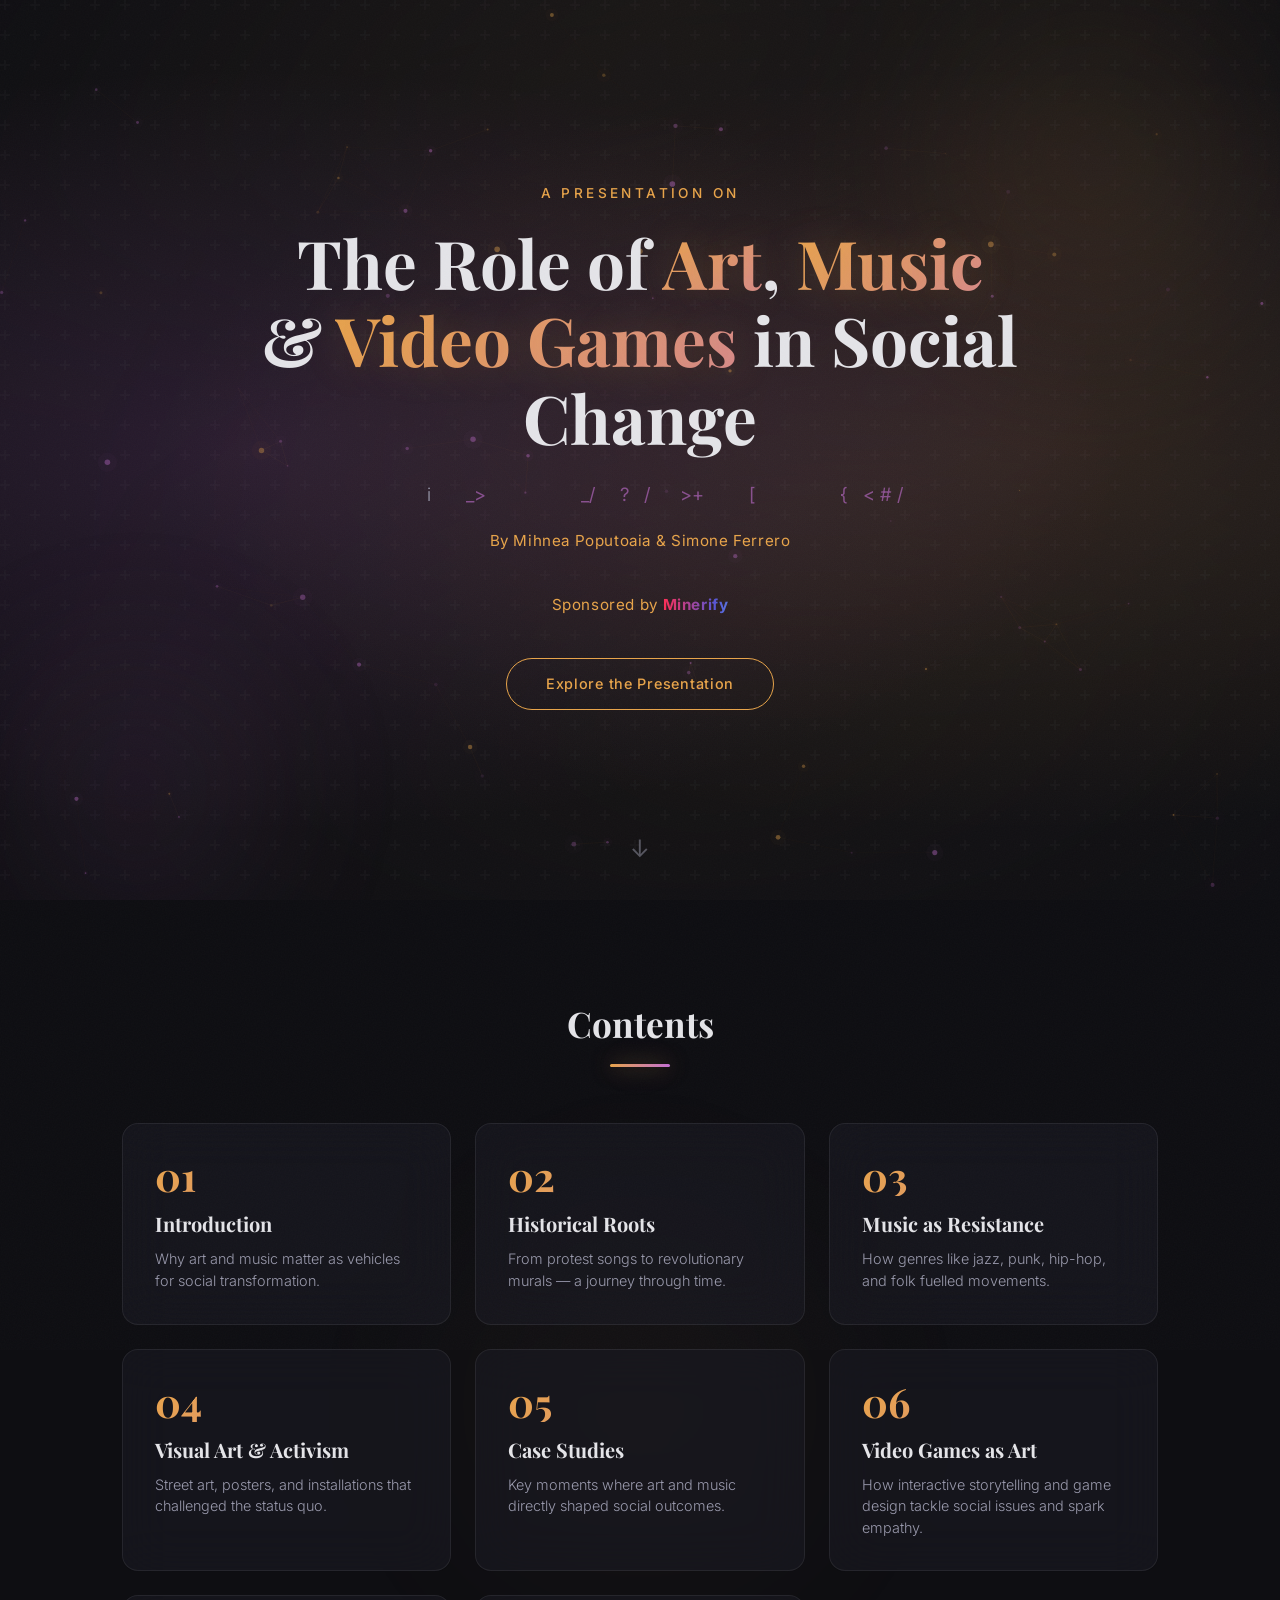
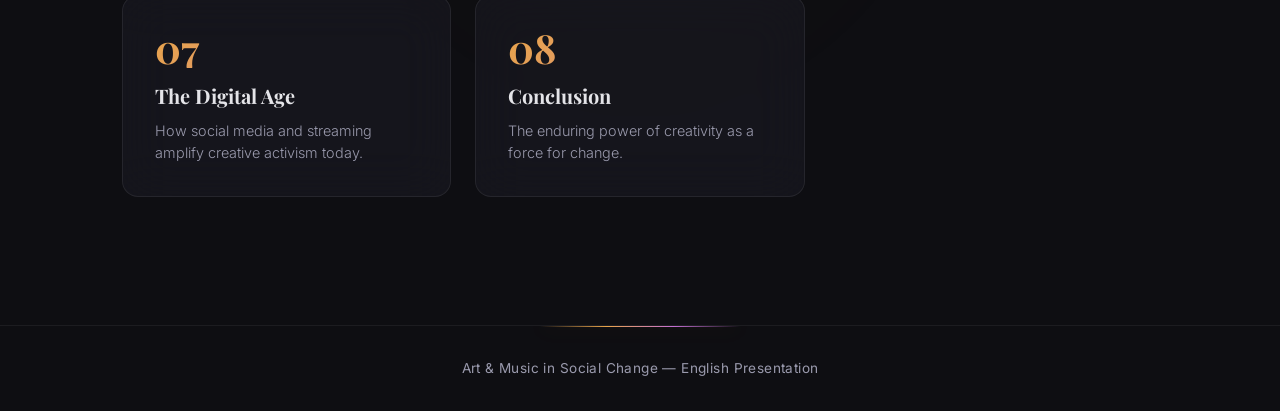
<file: index.html>
<!DOCTYPE html>
<html lang="en">
<head>
    <meta charset="UTF-8">
    <meta name="viewport" content="width=device-width, initial-scale=1.0">
    <title>Art & Music in Social Change</title>
    <link rel="stylesheet" href="index.css">
    <link rel="preconnect" href="https://fonts.googleapis.com">
    <link rel="preconnect" href="https://fonts.gstatic.com" crossorigin>
    <link href="https://fonts.googleapis.com/css2?family=Playfair+Display:ital,wght@0,400;0,700;1,400&family=Inter:wght@300;400;500;600&display=swap" rel="stylesheet">
</head>
<body>

    <div class="scroll-progress-bar" id="scrollProgress"></div>
    <div class="noise-overlay"></div>

    <!-- Hero Section -->
    <header class="hero">
        <div class="hero-overlay"></div>
        <canvas id="constellation"></canvas>
        <div class="aurora">
            <div class="aurora-band aurora-1"></div>
            <div class="aurora-band aurora-2"></div>
            <div class="aurora-band aurora-3"></div>
        </div>
        <div class="floating-shapes" id="floatingShapes"></div>
        <div class="particles" id="particles"></div>
        <div class="hero-content">
            <p class="hero-tagline">A Presentation on</p>
            <h1 class="hero-title">The Role of <span class="accent">Art</span>, <span class="accent">Music</span> &amp; <span class="accent">Video Games</span> in Social Change</h1>
            <p class="hero-subtitle">How creativity has shaped movements, challenged power, and united communities throughout history.</p>
            <p class="hero-authors">By Mihnea Poputoaia &amp; Simone Ferrero </p>
            <p class="hero-authors">Sponsored by <b class="rgb-text">Minerify</b> </p>
            <a href="#contents" class="hero-cta"><span class="cta-glow-ring"></span>Explore the Presentation</a>
        </div>
        <div class="scroll-indicator">
            <span>&#8595;</span>
        </div>
    </header>

    <!-- Table of Contents -->
    <main>
        <section id="contents" class="toc-section">
            <h2 class="section-heading">Contents</h2>
            <div class="toc-grid">

                <a href="01-introduction/introduction.html" class="toc-card" data-number="01">
                    <div class="toc-card-inner">
                        <span class="toc-number">01</span>
                        <h3>Introduction</h3>
                        <p>Why art and music matter as vehicles for social transformation.</p>
                    </div>
                </a>

                <a href="02-historical-roots/historical-roots.html" class="toc-card" data-number="02">
                    <div class="toc-card-inner">
                        <span class="toc-number">02</span>
                        <h3>Historical Roots</h3>
                        <p>From protest songs to revolutionary murals — a journey through time.</p>
                    </div>
                </a>

                <a href="03-music-as-resistance/music-as-resistance.html" class="toc-card" data-number="03">
                    <div class="toc-card-inner">
                        <span class="toc-number">03</span>
                        <h3>Music as Resistance</h3>
                        <p>How genres like jazz, punk, hip-hop, and folk fuelled movements.</p>
                    </div>
                </a>

                <a href="04-visual-art-activism/visual-art-activism.html" class="toc-card" data-number="04">
                    <div class="toc-card-inner">
                        <span class="toc-number">04</span>
                        <h3>Visual Art &amp; Activism</h3>
                        <p>Street art, posters, and installations that challenged the status quo.</p>
                    </div>
                </a>

                <a href="05-case-studies/case-studies.html" class="toc-card" data-number="05">
                    <div class="toc-card-inner">
                        <span class="toc-number">05</span>
                        <h3>Case Studies</h3>
                        <p>Key moments where art and music directly shaped social outcomes.</p>
                    </div>
                </a>

                <a href="06-video-games-art/video-games-art.html" class="toc-card" data-number="06">
                    <div class="toc-card-inner">
                        <span class="toc-number">06</span>
                        <h3>Video Games as Art</h3>
                        <p>How interactive storytelling and game design tackle social issues and spark empathy.</p>
                    </div>
                </a>

                <a href="07-the-digital-age/the-digital-age.html" class="toc-card" data-number="07">
                    <div class="toc-card-inner">
                        <span class="toc-number">07</span>
                        <h3>The Digital Age</h3>
                        <p>How social media and streaming amplify creative activism today.</p>
                    </div>
                </a>

                <a href="08-conclusion/conclusion.html" class="toc-card" data-number="08">
                    <div class="toc-card-inner">
                        <span class="toc-number">08</span>
                        <h3>Conclusion</h3>
                        <p>The enduring power of creativity as a force for change.</p>
                    </div>
                </a>

            </div>
        </section>
    </main>

    <!-- Footer -->
    <footer class="footer">
        <p>Art &amp; Music in Social Change &mdash; English Presentation</p>
    </footer>

    <div class="cursor-glow" id="cursorGlow"></div>

    <script src="index.js"></script>
</body>
</html>
</file>
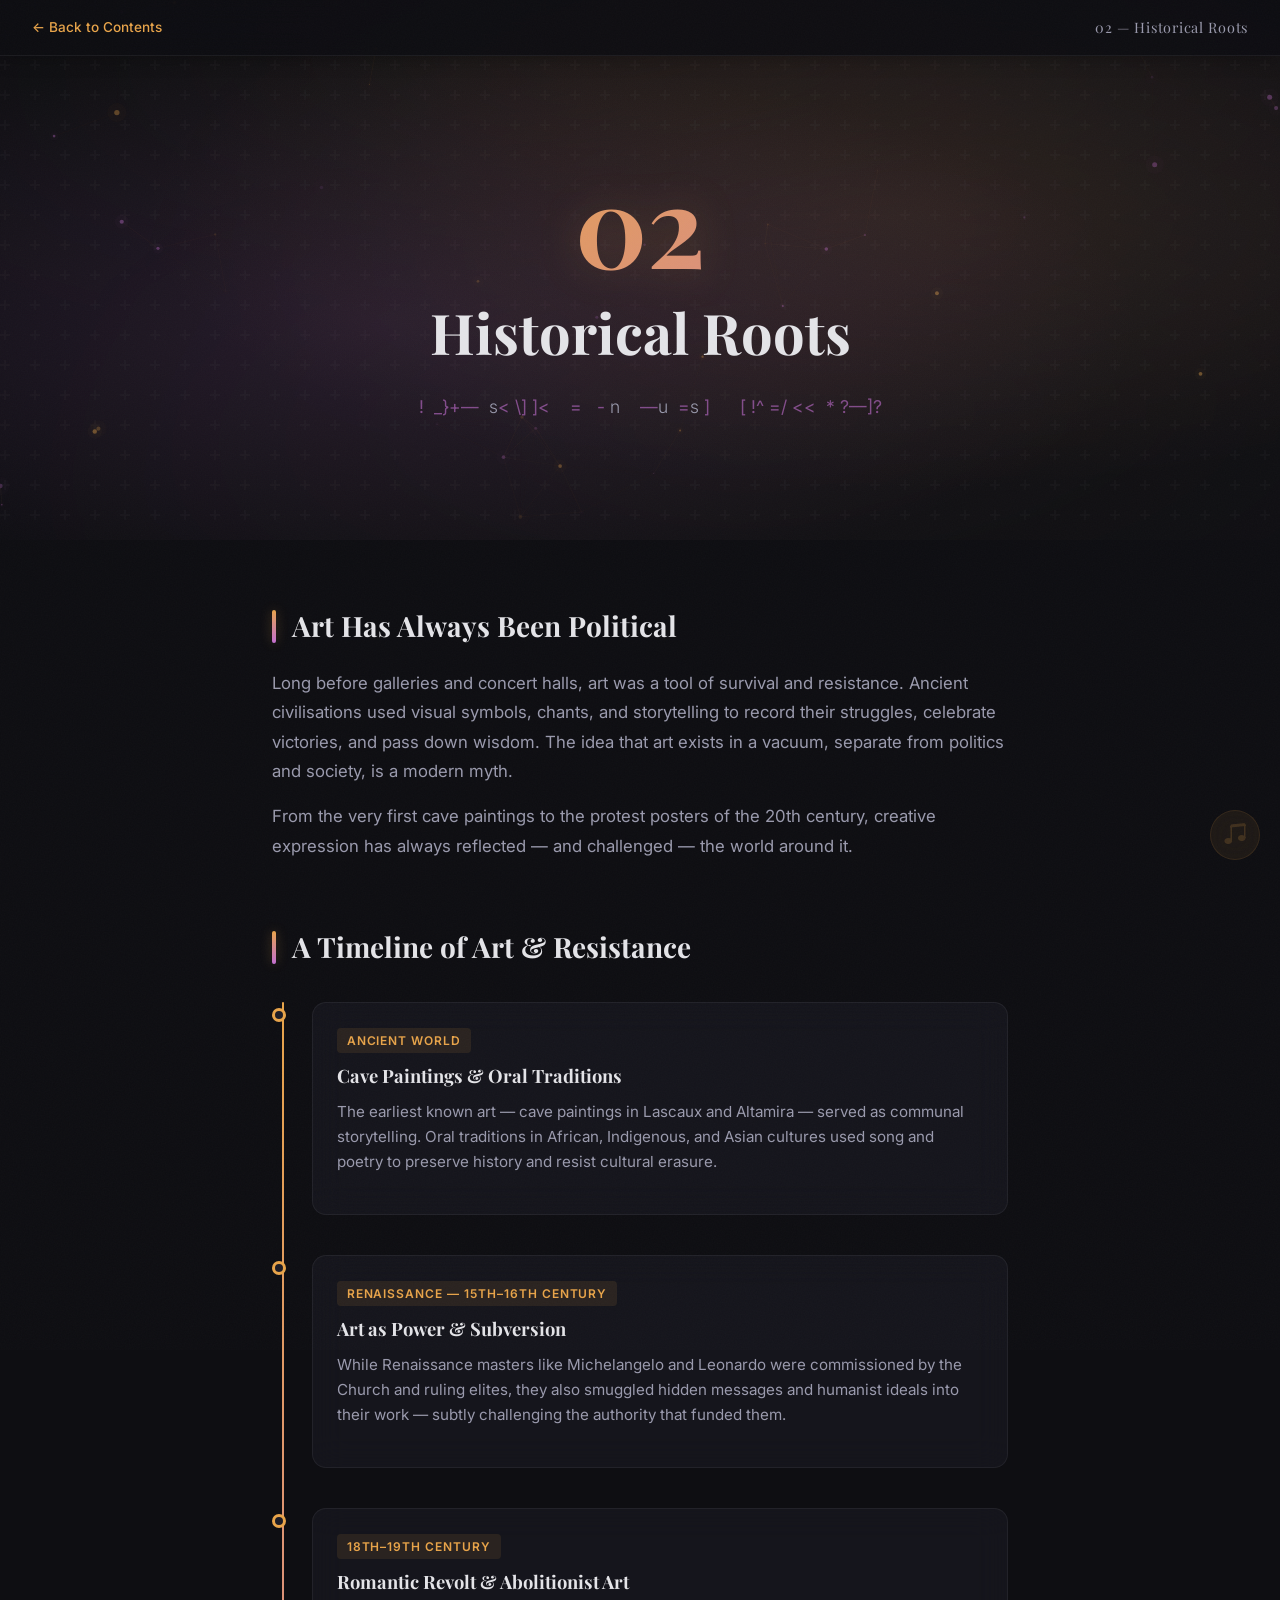
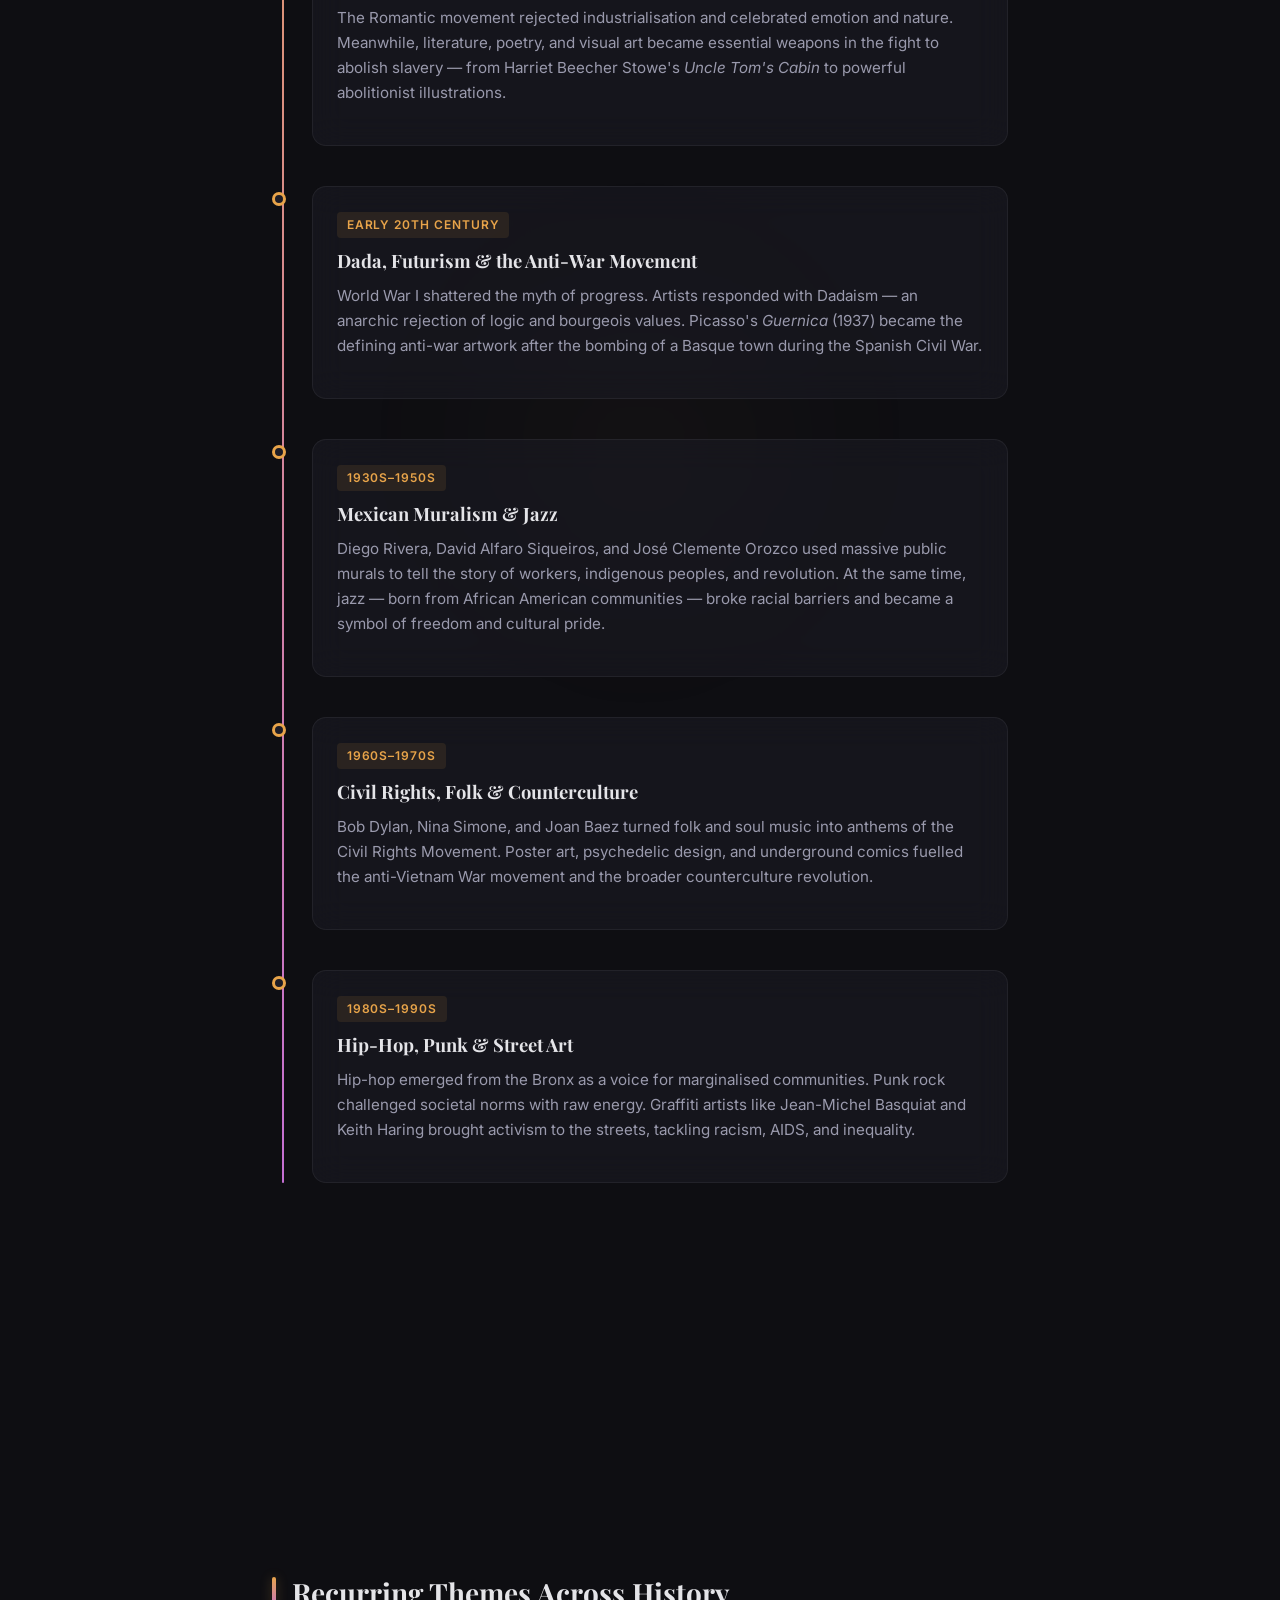
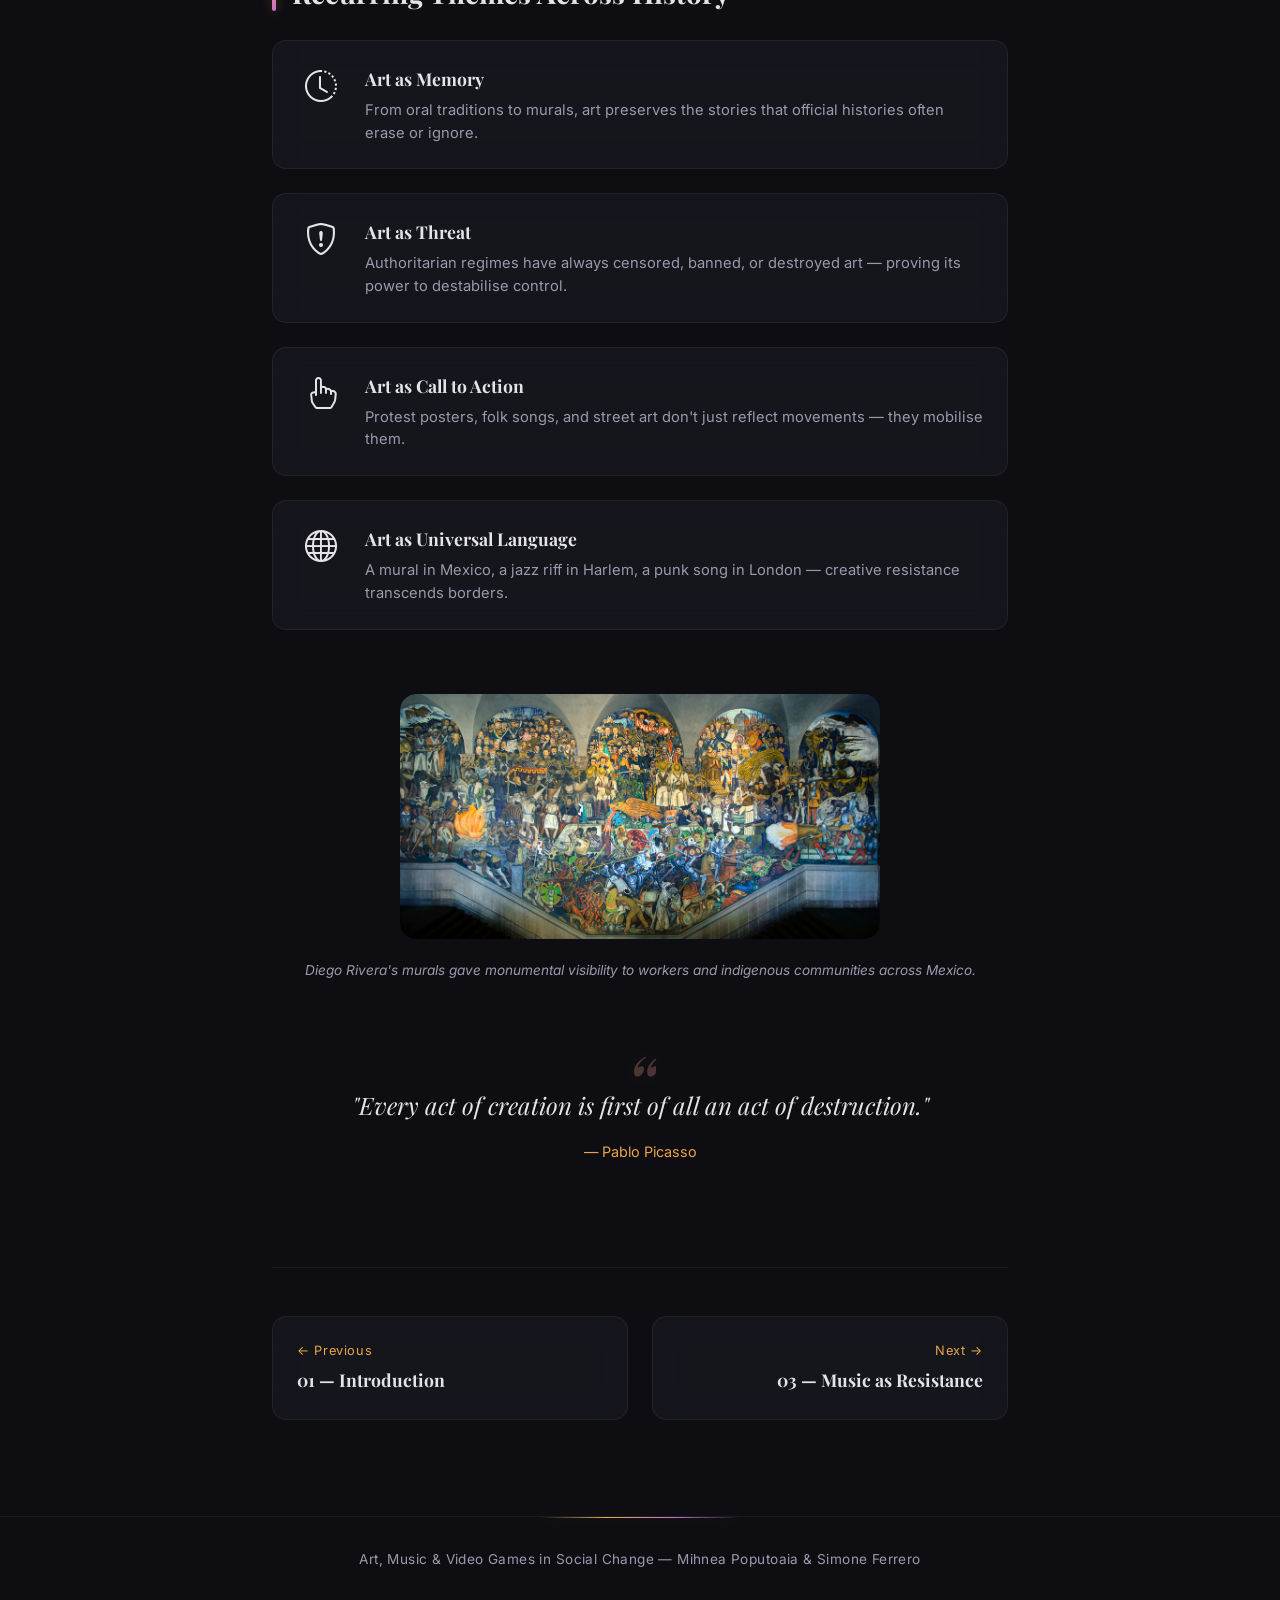
<file: 02-historical-roots/historical-roots.html>
<!DOCTYPE html>
<html lang="en">
<head>
    <meta charset="UTF-8">
    <meta name="viewport" content="width=device-width, initial-scale=1.0">
    <title>02 — Historical Roots | Art, Music & Video Games in Social Change</title>
    <link rel="stylesheet" href="historical-roots.css">
    <link rel="stylesheet" href="../shared-enhancements.css">
    <link rel="stylesheet" href="https://cdn.jsdelivr.net/npm/bootstrap-icons@1.11.3/font/bootstrap-icons.min.css">
    <link rel="preconnect" href="https://fonts.googleapis.com">
    <link rel="preconnect" href="https://fonts.gstatic.com" crossorigin>
    <link href="https://fonts.googleapis.com/css2?family=Playfair+Display:ital,wght@0,400;0,700;1,400&family=Inter:wght@300;400;500;600&display=swap" rel="stylesheet">
</head>
<body>

    <div class="scroll-progress-bar" id="scrollProgress"></div>
    <div class="noise-overlay"></div>

    <!-- Navigation -->
    <nav class="nav">
        <a href="../index.html" class="nav-back">&larr; Back to Contents</a>
        <span class="nav-section">02 &mdash; Historical Roots</span>
    </nav>

    <!-- Page Hero -->
    <header class="page-hero">
        <div class="page-hero-overlay"></div>
        <canvas id="constellation"></canvas>
        <div class="aurora">
            <div class="aurora-band aurora-1"></div>
            <div class="aurora-band aurora-2"></div>
            <div class="aurora-band aurora-3"></div>
        </div>
        <div class="floating-shapes" id="floatingShapes"></div>
        <div class="particles" id="particles"></div>
        <div class="page-hero-content">
            <span class="chapter-number">02</span>
            <h1 class="page-title">Historical Roots</h1>
            <p class="page-subtitle">From protest songs to revolutionary murals &mdash; a journey through time.</p>
        </div>
    </header>

    <!-- Content -->
    <main class="content">

        <!-- Opening -->
        <section class="text-block reveal">
            <h2>Art Has Always Been Political</h2>
            <p>
                Long before galleries and concert halls, art was a tool of survival and resistance.
                Ancient civilisations used visual symbols, chants, and storytelling to record their struggles,
                celebrate victories, and pass down wisdom. The idea that art exists in a vacuum, separate
                from politics and society, is a modern myth.
            </p>
            <p>
                From the very first cave paintings to the protest posters of the 20th century, creative
                expression has always reflected &mdash; and challenged &mdash; the world around it.
            </p>
        </section>

        <!-- Timeline Section -->
        <section class="text-block reveal">
            <h2>A Timeline of Art &amp; Resistance</h2>
            <div class="timeline">

                <div class="timeline-item">
                    <div class="timeline-marker"></div>
                    <div class="timeline-content">
                        <span class="timeline-date">Ancient World</span>
                        <h3>Cave Paintings &amp; Oral Traditions</h3>
                        <p>
                            The earliest known art &mdash; cave paintings in Lascaux and Altamira &mdash; served as
                            communal storytelling. Oral traditions in African, Indigenous, and Asian cultures used
                            song and poetry to preserve history and resist cultural erasure.
                        </p>
                    </div>
                </div>

                <div class="timeline-item">
                    <div class="timeline-marker"></div>
                    <div class="timeline-content">
                        <span class="timeline-date">Renaissance &mdash; 15th&ndash;16th Century</span>
                        <h3>Art as Power &amp; Subversion</h3>
                        <p>
                            While Renaissance masters like Michelangelo and Leonardo were commissioned by the Church
                            and ruling elites, they also smuggled hidden messages and humanist ideals into their work &mdash;
                            subtly challenging the authority that funded them.
                        </p>
                    </div>
                </div>

                <div class="timeline-item">
                    <div class="timeline-marker"></div>
                    <div class="timeline-content">
                        <span class="timeline-date">18th&ndash;19th Century</span>
                        <h3>Romantic Revolt &amp; Abolitionist Art</h3>
                        <p>
                            The Romantic movement rejected industrialisation and celebrated emotion and nature.
                            Meanwhile, literature, poetry, and visual art became essential weapons in the fight
                            to abolish slavery &mdash; from Harriet Beecher Stowe's <em>Uncle Tom's Cabin</em>
                            to powerful abolitionist illustrations.
                        </p>
                    </div>
                </div>

                <div class="timeline-item">
                    <div class="timeline-marker"></div>
                    <div class="timeline-content">
                        <span class="timeline-date">Early 20th Century</span>
                        <h3>Dada, Futurism &amp; the Anti-War Movement</h3>
                        <p>
                            World War I shattered the myth of progress. Artists responded with Dadaism &mdash; an
                            anarchic rejection of logic and bourgeois values. Picasso's <em>Guernica</em> (1937)
                            became the defining anti-war artwork after the bombing of a Basque town during the
                            Spanish Civil War.
                        </p>
                    </div>
                </div>

                <div class="timeline-item">
                    <div class="timeline-marker"></div>
                    <div class="timeline-content">
                        <span class="timeline-date">1930s&ndash;1950s</span>
                        <h3>Mexican Muralism &amp; Jazz</h3>
                        <p>
                            Diego Rivera, David Alfaro Siqueiros, and Jos&eacute; Clemente Orozco used massive public
                            murals to tell the story of workers, indigenous peoples, and revolution. At the same time,
                            jazz &mdash; born from African American communities &mdash; broke racial barriers and became
                            a symbol of freedom and cultural pride.
                        </p>
                    </div>
                </div>

                <div class="timeline-item">
                    <div class="timeline-marker"></div>
                    <div class="timeline-content">
                        <span class="timeline-date">1960s&ndash;1970s</span>
                        <h3>Civil Rights, Folk &amp; Counterculture</h3>
                        <p>
                            Bob Dylan, Nina Simone, and Joan Baez turned folk and soul music into anthems of the
                            Civil Rights Movement. Poster art, psychedelic design, and underground comics fuelled
                            the anti-Vietnam War movement and the broader counterculture revolution.
                        </p>
                    </div>
                </div>

                <div class="timeline-item">
                    <div class="timeline-marker"></div>
                    <div class="timeline-content">
                        <span class="timeline-date">1980s&ndash;1990s</span>
                        <h3>Hip-Hop, Punk &amp; Street Art</h3>
                        <p>
                            Hip-hop emerged from the Bronx as a voice for marginalised communities. Punk rock
                            challenged societal norms with raw energy. Graffiti artists like Jean-Michel Basquiat
                            and Keith Haring brought activism to the streets, tackling racism, AIDS, and inequality.
                        </p>
                    </div>
                </div>

            </div>
        </section>

        <!-- Image Block 1 -->
        <section class="image-block reveal">
            <div class="image-clickable" id="guernicaImage">
                <img src="/img/guernica.jpg" alt="Pablo Picasso — Guernica (1937)">
                <span class="image-click-hint"><i class="bi bi-zoom-in"></i> Click for details</span>
            </div>
            <p class="image-caption">Picasso's <em>Guernica</em> remains one of the most powerful anti-war statements in art history.</p>
        </section>

        <!-- Key Themes -->
        <section class="text-block reveal">
            <h2>Recurring Themes Across History</h2>
            <div class="key-points">
                <div class="key-point">
                    <span class="key-icon"><i class="bi bi-clock-history"></i></span>
                    <div>
                        <h3>Art as Memory</h3>
                        <p>From oral traditions to murals, art preserves the stories that official histories often erase or ignore.</p>
                    </div>
                </div>
                <div class="key-point">
                    <span class="key-icon"><i class="bi bi-shield-exclamation"></i></span>
                    <div>
                        <h3>Art as Threat</h3>
                        <p>Authoritarian regimes have always censored, banned, or destroyed art &mdash; proving its power to destabilise control.</p>
                    </div>
                </div>
                <div class="key-point">
                    <span class="key-icon"><i class="bi bi-hand-index"></i></span>
                    <div>
                        <h3>Art as Call to Action</h3>
                        <p>Protest posters, folk songs, and street art don't just reflect movements &mdash; they mobilise them.</p>
                    </div>
                </div>
                <div class="key-point">
                    <span class="key-icon"><i class="bi bi-globe"></i></span>
                    <div>
                        <h3>Art as Universal Language</h3>
                        <p>A mural in Mexico, a jazz riff in Harlem, a punk song in London &mdash; creative resistance transcends borders.</p>
                    </div>
                </div>
            </div>
        </section>

        <!-- Image Block 2 -->
        <section class="image-block reveal">
            <div class="image-clickable" id="riveraImage">
                <img src="/img/rivera.jpg" alt="Diego Rivera — Mural">
                <span class="image-click-hint"><i class="bi bi-zoom-in"></i> Click for details</span>
            </div>
            <p class="image-caption">Diego Rivera's murals gave monumental visibility to workers and indigenous communities across Mexico.</p>
        </section>

        <!-- Closing -->
        <section class="text-block reveal">
            <blockquote class="pull-quote">
                "Every act of creation is first of all an act of destruction."
                <cite>&mdash; Pablo Picasso</cite>
            </blockquote>
        </section>

        <!-- Navigation -->
        <div class="page-nav reveal">
            <a href="../01-introduction/introduction.html" class="page-nav-link prev">
                <span class="page-nav-label">&larr; Previous</span>
                <span class="page-nav-title">01 &mdash; Introduction</span>
            </a>
            <a href="../03-music-as-resistance/music-as-resistance.html" class="page-nav-link next">
                <span class="page-nav-label">Next &rarr;</span>
                <span class="page-nav-title">03 &mdash; Music as Resistance</span>
            </a>
        </div>

    </main>

    <!-- Footer -->
    <footer class="footer">
        <p>Art, Music &amp; Video Games in Social Change &mdash; Mihnea Poputoaia &amp; Simone Ferrero</p>
    </footer>

    <div class="cursor-glow" id="cursorGlow"></div>

    <!-- Popups (at body level) -->
    <div class="popup-overlay" id="guernicaPopup">
        <div class="popup-bubble">
            <button class="popup-close" id="guernicaClose"><i class="bi bi-x-lg"></i></button>
            <h3>Pablo Picasso &mdash; <em>Guernica</em> (1937)</h3>
            <p>
                On April 26, 1937, Nazi German and Fascist Italian warplanes bombed the Basque town of
                Guernica during the Spanish Civil War. Picasso, outraged, created this massive oil painting
                in just over a month.
            </p>
            <p>
                The monochrome canvas depicts the horrors of war: dismembered bodies, a screaming horse,
                a bull, and a mother holding her dead child. Its stark, fragmented style refuses to let the
                viewer look away.
            </p>
            <p>
                <em>Guernica</em> toured the world, becoming a universal symbol of anti-war protest. It has
                been invoked in every major conflict since &mdash; from Vietnam to Iraq &mdash; and remains one
                of the most powerful political artworks ever created.
            </p>
        </div>
    </div>

    <div class="popup-overlay" id="riveraPopup">
        <div class="popup-bubble">
            <button class="popup-close" id="riveraClose"><i class="bi bi-x-lg"></i></button>
            <h3>Diego Rivera &mdash; <em>Mexican Muralism</em></h3>
            <p>
                After the Mexican Revolution (1910&ndash;1920), the government commissioned artists to create
                large-scale public murals that would educate and inspire a largely illiterate population.
                Diego Rivera became the most prominent of these muralists.
            </p>
            <p>
                His murals celebrated the history and struggles of Mexico's workers, farmers, and indigenous
                communities &mdash; placing ordinary people at the centre of history rather than kings and
                generals. His bold, colourful style made complex political ideas accessible to everyone.
            </p>
            <p>
                Rivera's work proved that art doesn't need to live in a museum to matter &mdash; it can
                transform a public wall into a classroom, a manifesto, and a monument all at once.
            </p>
        </div>
    </div>

    <script src="historical-roots.js"></script>
    <script src="../shared-enhancements.js"></script>
</body>
</html>
</file>
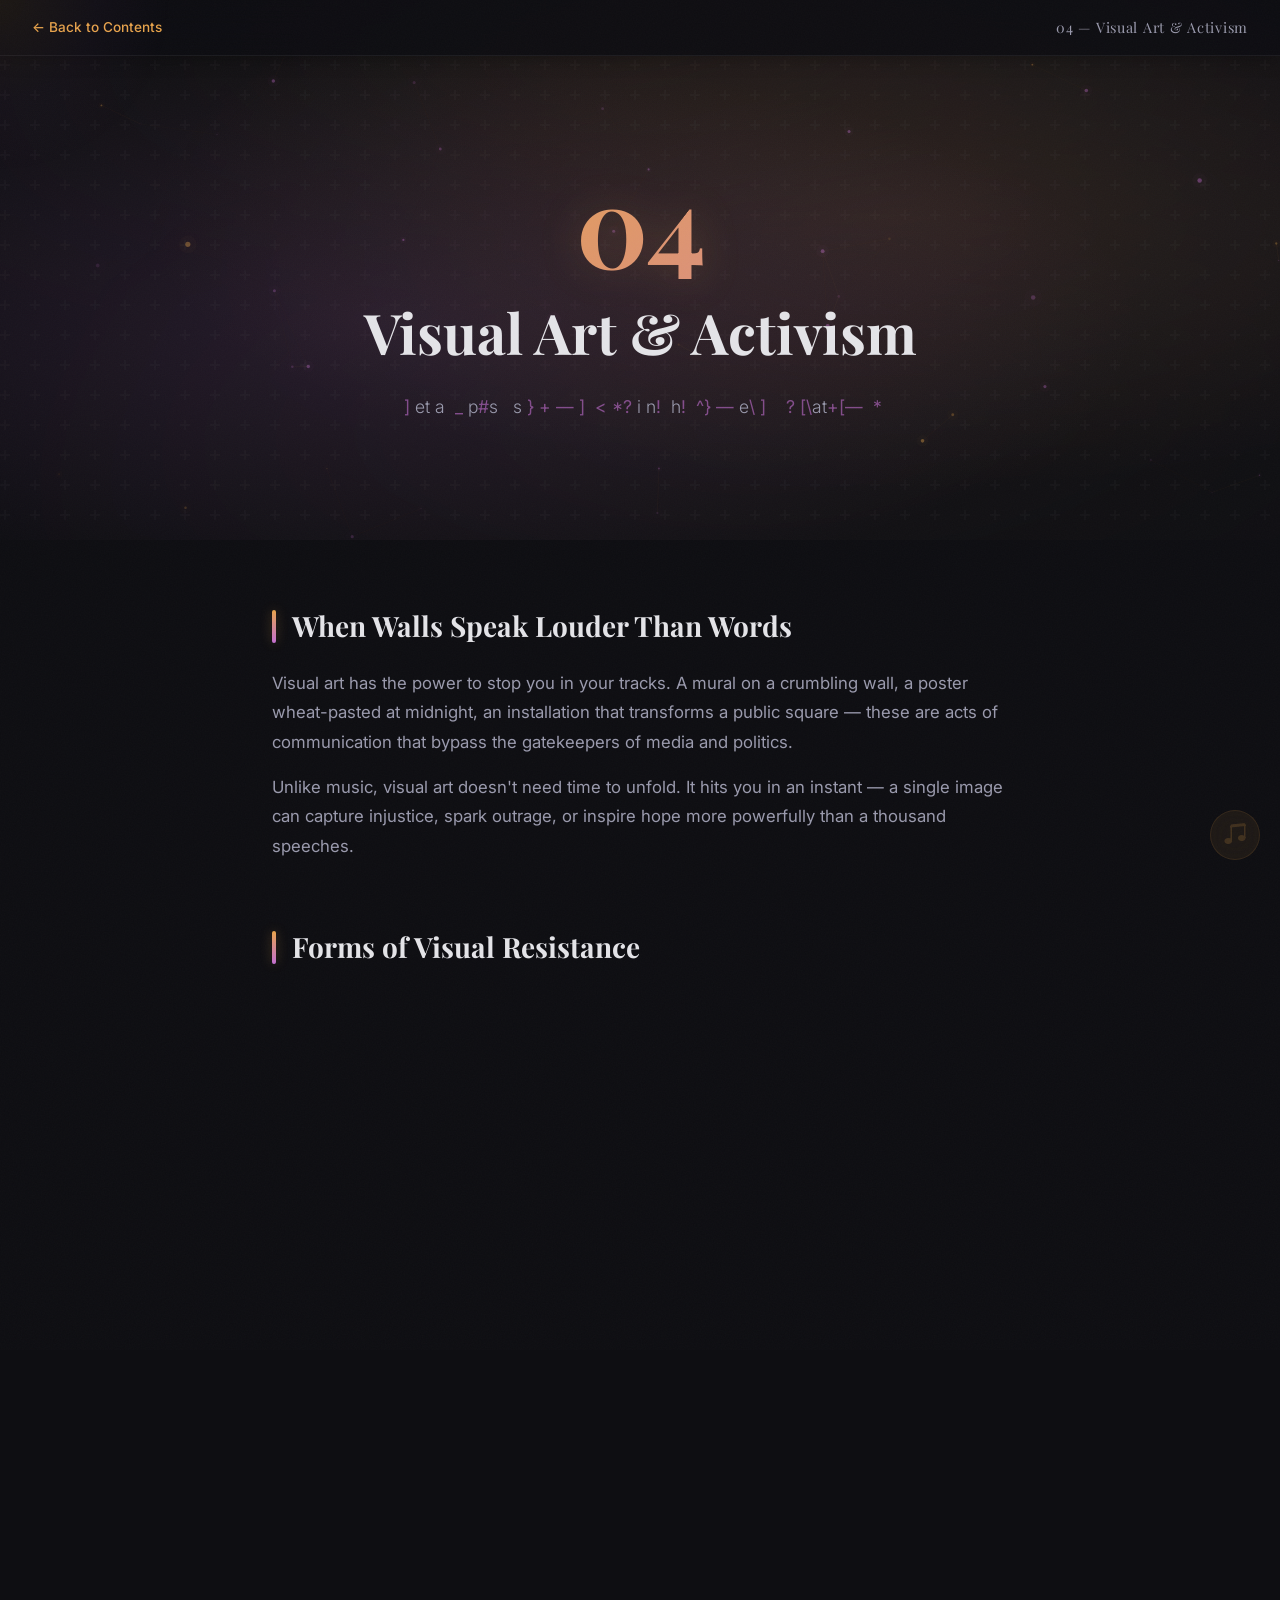
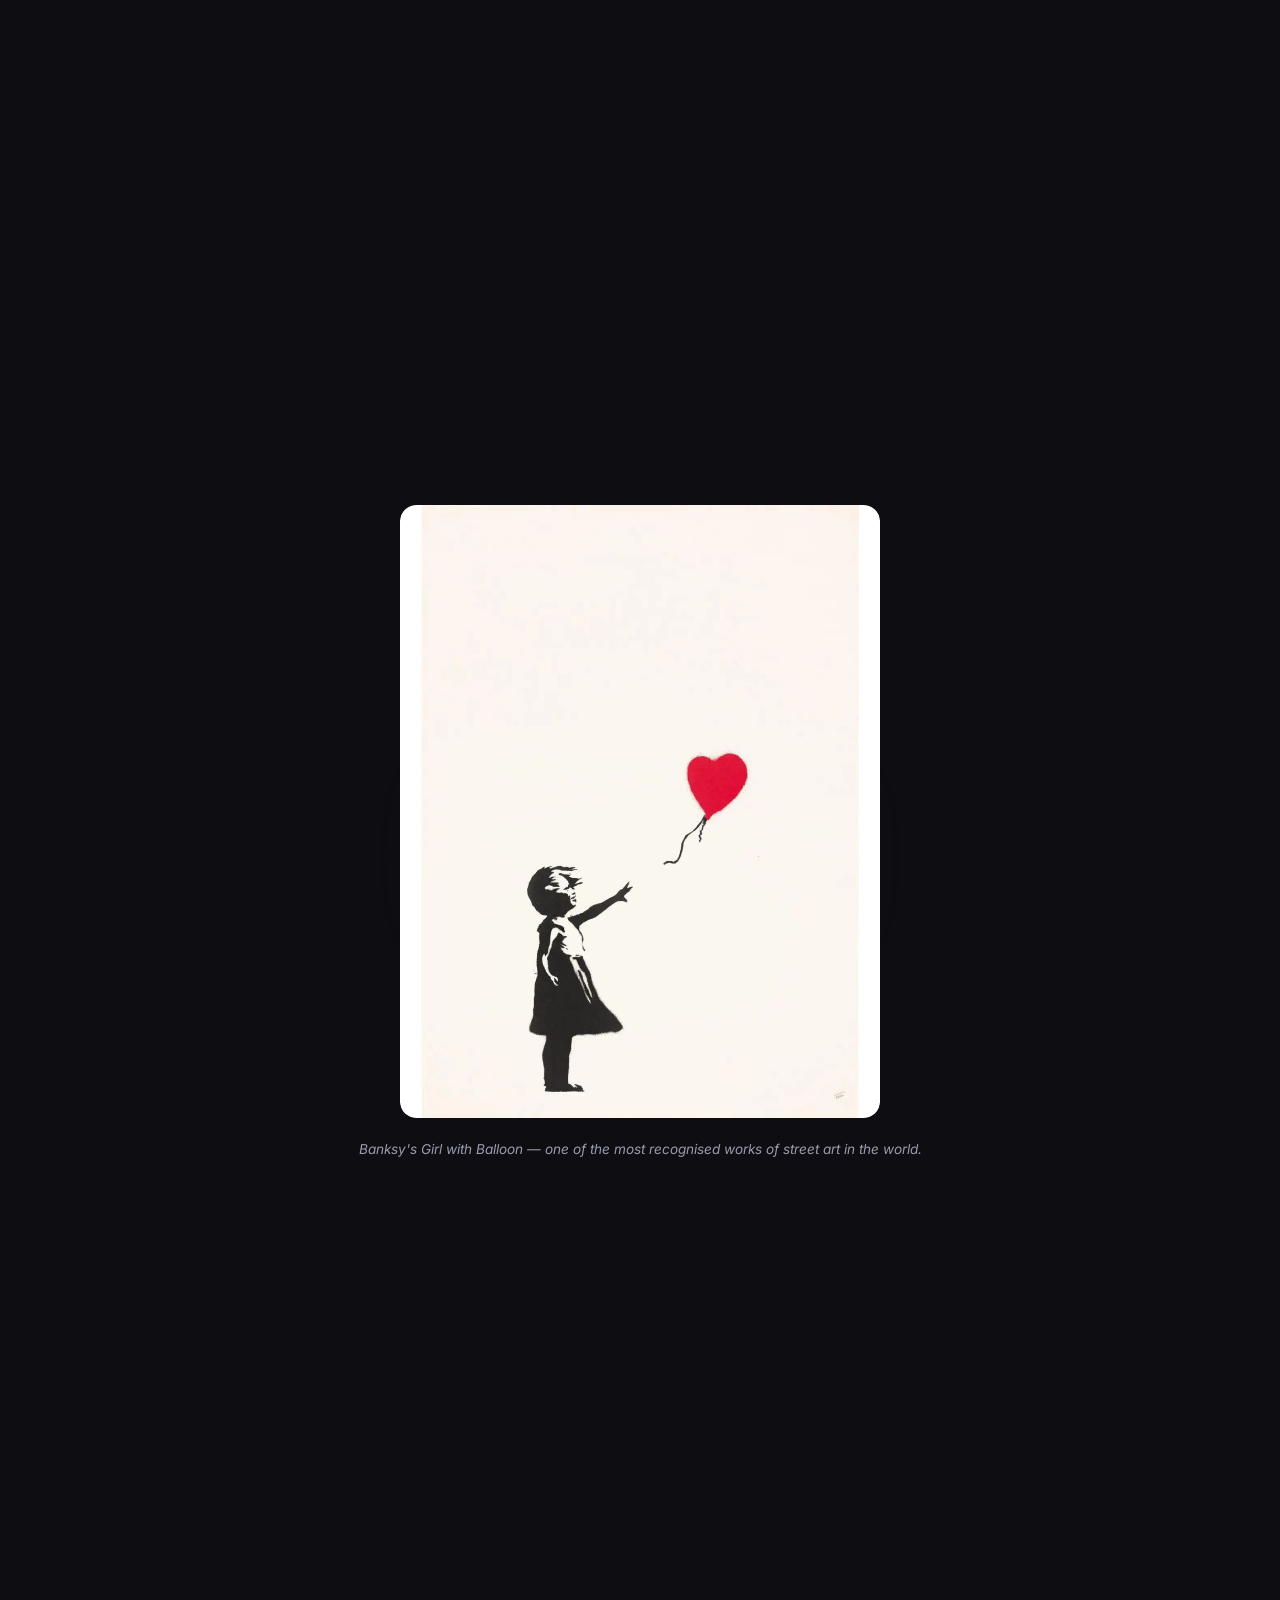
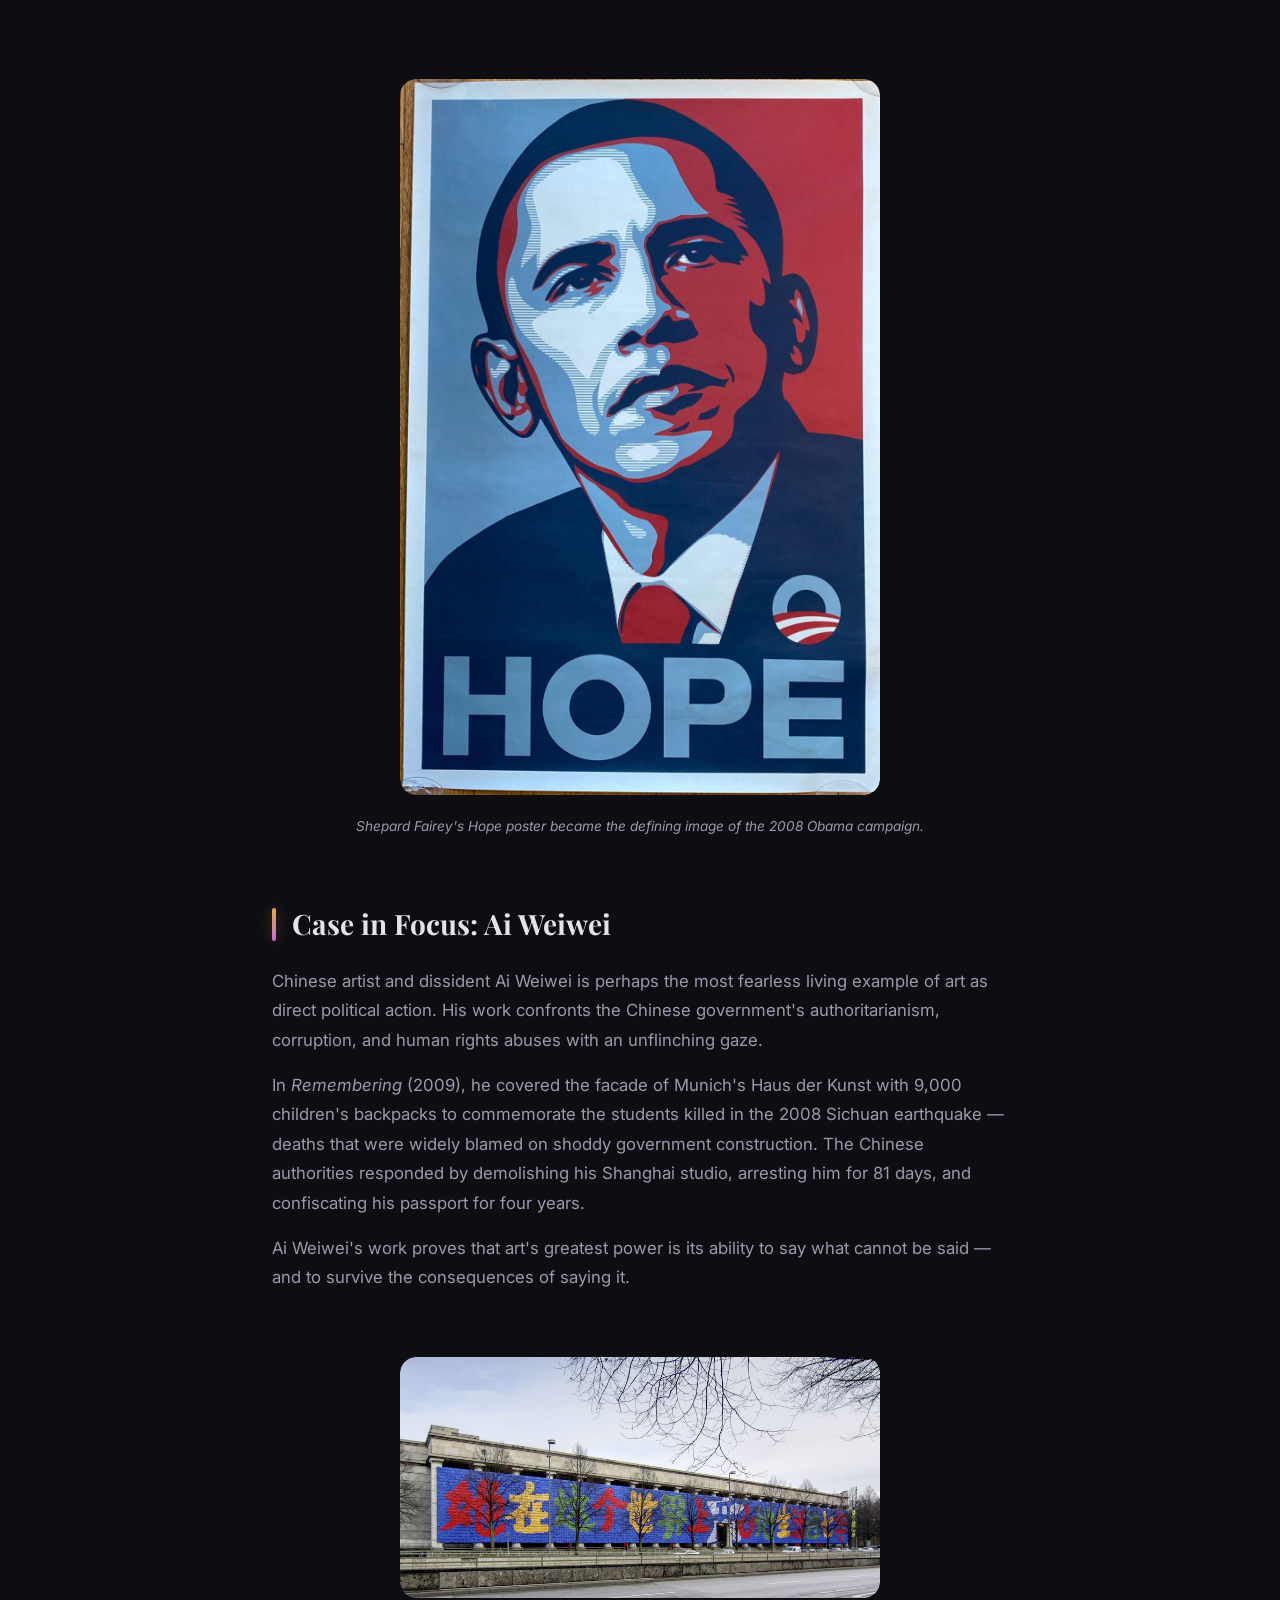
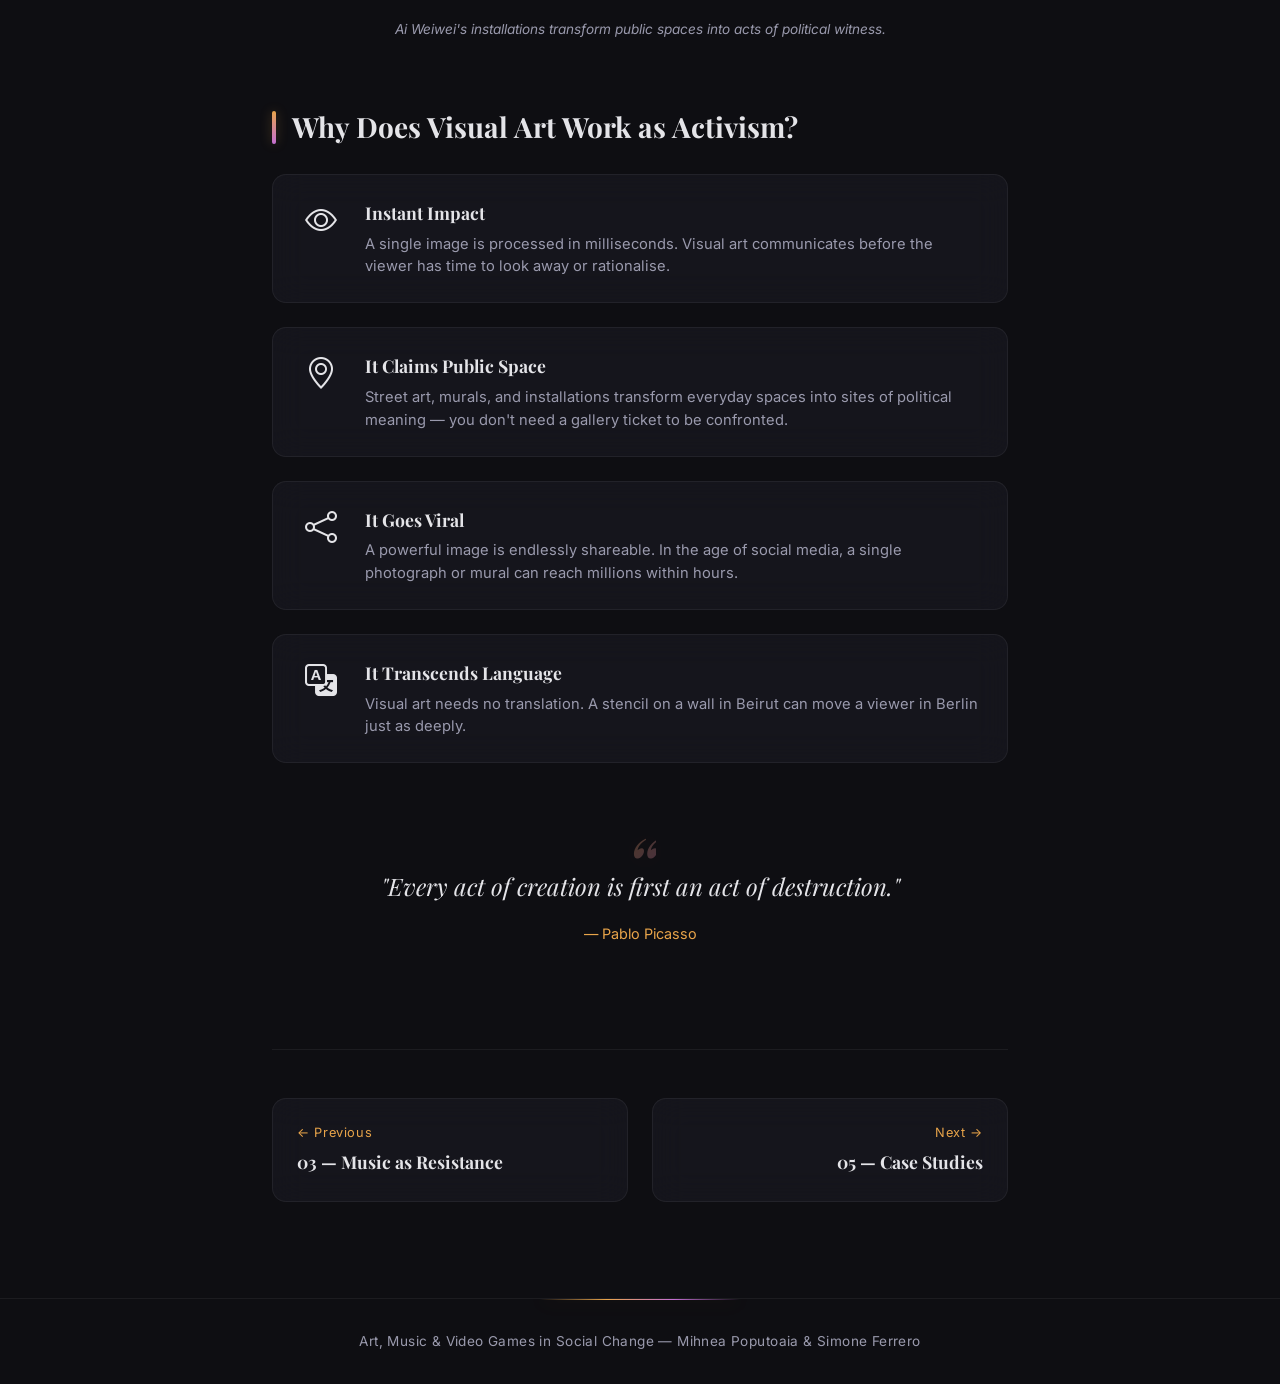
<file: 04-visual-art-activism/visual-art-activism.html>
<!DOCTYPE html>
<html lang="en">
<head>
    <meta charset="UTF-8">
    <meta name="viewport" content="width=device-width, initial-scale=1.0">
    <title>04 — Visual Art &amp; Activism | Art, Music &amp; Video Games in Social Change</title>
    <link rel="stylesheet" href="visual-art-activism.css">
    <link rel="stylesheet" href="../shared-enhancements.css">
    <link rel="stylesheet" href="https://cdn.jsdelivr.net/npm/bootstrap-icons@1.11.3/font/bootstrap-icons.min.css">
    <link rel="preconnect" href="https://fonts.googleapis.com">
    <link rel="preconnect" href="https://fonts.gstatic.com" crossorigin>
    <link href="https://fonts.googleapis.com/css2?family=Playfair+Display:ital,wght@0,400;0,700;1,400&family=Inter:wght@300;400;500;600&display=swap" rel="stylesheet">
</head>
<body>

    <div class="scroll-progress-bar" id="scrollProgress"></div>
    <div class="noise-overlay"></div>

    <!-- Navigation -->
    <nav class="nav">
        <a href="../index.html" class="nav-back">&larr; Back to Contents</a>
        <span class="nav-section">04 &mdash; Visual Art &amp; Activism</span>
    </nav>

    <!-- Page Hero -->
    <header class="page-hero">
        <div class="page-hero-overlay"></div>
        <canvas id="constellation"></canvas>
        <div class="aurora">
            <div class="aurora-band aurora-1"></div>
            <div class="aurora-band aurora-2"></div>
            <div class="aurora-band aurora-3"></div>
        </div>
        <div class="floating-shapes" id="floatingShapes"></div>
        <div class="particles" id="particles"></div>
        <div class="page-hero-content">
            <span class="chapter-number">04</span>
            <h1 class="page-title">Visual Art &amp; Activism</h1>
            <p class="page-subtitle">Street art, posters, and installations that challenged the status quo.</p>
        </div>
    </header>

    <!-- Content -->
    <main class="content">

        <!-- Opening -->
        <section class="text-block reveal">
            <h2>When Walls Speak Louder Than Words</h2>
            <p>
                Visual art has the power to stop you in your tracks. A mural on a crumbling wall, a poster
                wheat-pasted at midnight, an installation that transforms a public square &mdash; these are
                acts of communication that bypass the gatekeepers of media and politics.
            </p>
            <p>
                Unlike music, visual art doesn't need time to unfold. It hits you in an instant &mdash; a single
                image can capture injustice, spark outrage, or inspire hope more powerfully than a thousand speeches.
            </p>
        </section>

        <!-- Gallery Showcase -->
        <section class="text-block reveal">
            <h2>Forms of Visual Resistance</h2>
            <div class="gallery-grid">

                <div class="gallery-card">
                    <div class="gallery-card-icon"><i class="bi bi-brush"></i></div>
                    <h3>Street Art &amp; Graffiti</h3>
                    <p>
                        From the subways of 1970s New York to Banksy's global interventions, street art
                        reclaims public space as a canvas for dissent. It is unauthorised, ungovernable,
                        and impossible to ignore.
                    </p>
                </div>

                <div class="gallery-card">
                    <div class="gallery-card-icon"><i class="bi bi-file-earmark-image"></i></div>
                    <h3>Political Posters</h3>
                    <p>
                        The Bolshevik revolution, the May '68 uprising in Paris, Shepard Fairey's <em>Hope</em>
                        poster for Obama &mdash; graphic design has long been a weapon of mass persuasion,
                        distilling complex ideologies into a single, reproducible image.
                    </p>
                </div>

                <div class="gallery-card">
                    <div class="gallery-card-icon"><i class="bi bi-box"></i></div>
                    <h3>Installations &amp; Performance</h3>
                    <p>
                        Ai Weiwei's <em>Remembering</em> &mdash; 9,000 backpacks spelling "She lived happily
                        for seven years" on a building facade &mdash; turned architecture into mourning. Installations
                        force audiences to physically confront uncomfortable truths.
                    </p>
                </div>

                <div class="gallery-card">
                    <div class="gallery-card-icon"><i class="bi bi-camera"></i></div>
                    <h3>Photography</h3>
                    <p>
                        Nick Ut's "Napalm Girl," Dorothea Lange's "Migrant Mother" &mdash; a single photograph
                        can shift public opinion overnight. Documentary photography bears witness when words fail.
                    </p>
                </div>

                <div class="gallery-card">
                    <div class="gallery-card-icon"><i class="bi bi-megaphone"></i></div>
                    <h3>Propaganda &amp; Counter-Propaganda</h3>
                    <p>
                        Every revolution has its visual language. From Soviet constructivism to Guerrilla Girls'
                        feminist critiques, art has been used both to enforce power and to subvert it.
                    </p>
                </div>

                <div class="gallery-card">
                    <div class="gallery-card-icon"><i class="bi bi-emoji-angry"></i></div>
                    <h3>Satire &amp; Caricature</h3>
                    <p>
                        Political cartoons from Honor&eacute; Daumier to modern editorial illustrators use humour
                        as a blade &mdash; mocking authority, exposing hypocrisy, and making the powerful
                        uncomfortable through laughter.
                    </p>
                </div>

            </div>
        </section>

        <!-- Image Block 1: Banksy -->
        <section class="image-block reveal">
            <div class="image-clickable" id="banksyImage">
                <img src="/img/banskygirl.jpg" alt="Banksy — Girl with Balloon">
                <span class="image-click-hint"><i class="bi bi-zoom-in"></i> Click for details</span>
            </div>
            <p class="image-caption">Banksy's <em>Girl with Balloon</em> — one of the most recognised works of street art in the world.</p>
        </section>

        <!-- Deep Dive: Banksy -->
        <section class="text-block reveal">
            <h2>Case in Focus: Banksy</h2>
            <p>
                No artist embodies the marriage of visual art and activism quite like Banksy. Operating anonymously
                since the 1990s, the Bristol-born street artist has turned walls, bridges, and abandoned buildings
                into canvases for piercing social commentary.
            </p>
            <p>
                His works tackle war (<em>Bomb Hugger</em>), consumerism (<em>Napalm</em>), surveillance
                (<em>One Nation Under CCTV</em>), and the refugee crisis (a Steve Jobs mural in the Calais
                "Jungle" camp depicting the Apple founder as a migrant). Banksy's genius lies in simplicity:
                stencilled images that are immediately readable, darkly humorous, and deeply political.
            </p>
            <p>
                In 2018, his <em>Girl with Balloon</em> famously self-destructed through a hidden shredder
                moments after selling for &pound;1.04 million at Sotheby's &mdash; a live commentary on the
                commodification of art itself.
            </p>
        </section>

        <!-- Image Block 2: Shepard Fairey -->
        <section class="image-block reveal">
            <div class="image-clickable" id="faireyImage">
                <img src="/img/hope.jpg" alt="Shepard Fairey — Hope Poster">
                <span class="image-click-hint"><i class="bi bi-zoom-in"></i> Click for details</span>
            </div>
            <p class="image-caption">Shepard Fairey's <em>Hope</em> poster became the defining image of the 2008 Obama campaign.</p>
        </section>

        <!-- Deep Dive: Ai Weiwei -->
        <section class="text-block reveal">
            <h2>Case in Focus: Ai Weiwei</h2>
            <p>
                Chinese artist and dissident Ai Weiwei is perhaps the most fearless living example of art
                as direct political action. His work confronts the Chinese government's authoritarianism,
                corruption, and human rights abuses with an unflinching gaze.
            </p>
            <p>
                In <em>Remembering</em> (2009), he covered the facade of Munich's Haus der Kunst with
                9,000 children's backpacks to commemorate the students killed in the 2008 Sichuan earthquake
                &mdash; deaths that were widely blamed on shoddy government construction. The Chinese
                authorities responded by demolishing his Shanghai studio, arresting him for 81 days, and
                confiscating his passport for four years.
            </p>
            <p>
                Ai Weiwei's work proves that art's greatest power is its ability to say what cannot be said
                &mdash; and to survive the consequences of saying it.
            </p>
        </section>

        <!-- Image Block 3: Ai Weiwei -->
        <section class="image-block reveal">
            <div class="image-clickable" id="weiweiImage">
                <img src="/img/ai-weiwei.jpg" alt="Ai Weiwei — Remembering installation">
                <span class="image-click-hint"><i class="bi bi-zoom-in"></i> Click for details</span>
            </div>
            <p class="image-caption">Ai Weiwei's installations transform public spaces into acts of political witness.</p>
        </section>

        <!-- Why Visual Art Works -->
        <section class="text-block reveal">
            <h2>Why Does Visual Art Work as Activism?</h2>
            <div class="key-points">
                <div class="key-point">
                    <span class="key-icon"><i class="bi bi-eye"></i></span>
                    <div>
                        <h3>Instant Impact</h3>
                        <p>A single image is processed in milliseconds. Visual art communicates before the viewer has time to look away or rationalise.</p>
                    </div>
                </div>
                <div class="key-point">
                    <span class="key-icon"><i class="bi bi-geo-alt"></i></span>
                    <div>
                        <h3>It Claims Public Space</h3>
                        <p>Street art, murals, and installations transform everyday spaces into sites of political meaning &mdash; you don't need a gallery ticket to be confronted.</p>
                    </div>
                </div>
                <div class="key-point">
                    <span class="key-icon"><i class="bi bi-share"></i></span>
                    <div>
                        <h3>It Goes Viral</h3>
                        <p>A powerful image is endlessly shareable. In the age of social media, a single photograph or mural can reach millions within hours.</p>
                    </div>
                </div>
                <div class="key-point">
                    <span class="key-icon"><i class="bi bi-translate"></i></span>
                    <div>
                        <h3>It Transcends Language</h3>
                        <p>Visual art needs no translation. A stencil on a wall in Beirut can move a viewer in Berlin just as deeply.</p>
                    </div>
                </div>
            </div>
        </section>

        <!-- Closing -->
        <section class="text-block reveal">
            <blockquote class="pull-quote">
                "Every act of creation is first an act of destruction."
                <cite>&mdash; Pablo Picasso</cite>
            </blockquote>
        </section>

        <!-- Navigation -->
        <div class="page-nav reveal">
            <a href="../03-music-as-resistance/music-as-resistance.html" class="page-nav-link prev">
                <span class="page-nav-label">&larr; Previous</span>
                <span class="page-nav-title">03 &mdash; Music as Resistance</span>
            </a>
            <a href="../05-case-studies/case-studies.html" class="page-nav-link next">
                <span class="page-nav-label">Next &rarr;</span>
                <span class="page-nav-title">05 &mdash; Case Studies</span>
            </a>
        </div>

    </main>

    <!-- Footer -->
    <footer class="footer">
        <p>Art, Music &amp; Video Games in Social Change &mdash; Mihnea Poputoaia &amp; Simone Ferrero</p>
    </footer>

    <div class="cursor-glow" id="cursorGlow"></div>

    <!-- Popups -->
    <div class="popup-overlay" id="banksyPopup">
        <div class="popup-bubble">
            <button class="popup-close" id="banksyClose"><i class="bi bi-x-lg"></i></button>
            <h3>Banksy &mdash; <em>Girl with Balloon</em></h3>
            <p>
                First appearing on a wall in South Bank, London in 2002, <em>Girl with Balloon</em> depicts a
                young girl reaching for a red, heart-shaped balloon carried away by the wind. It has been
                interpreted as a symbol of lost innocence, fleeting hope, and the fragility of childhood.
            </p>
            <p>
                The image became globally iconic and was voted Britain's favourite artwork in a 2017 Samsung
                poll. In October 2018, a framed canvas version self-shredded live at Sotheby's auction house
                moments after selling for &pound;1.04 million &mdash; an act that was itself a commentary on
                art-world greed. The half-shredded work, renamed <em>Love is in the Bin</em>, later resold
                for &pound;18.6 million in 2021.
            </p>
        </div>
    </div>

    <div class="popup-overlay" id="faireyPopup">
        <div class="popup-bubble">
            <button class="popup-close" id="faireyClose"><i class="bi bi-x-lg"></i></button>
            <h3>Shepard Fairey &mdash; <em>Hope</em></h3>
            <p>
                Created in 2008 by street artist and graphic designer Shepard Fairey, the <em>Hope</em> poster
                became the unofficial visual identity of Barack Obama's presidential campaign. Its bold,
                stylised portrait in red, white, and blue turned a political candidate into a pop-culture icon.
            </p>
            <p>
                The poster demonstrated the extraordinary power of graphic design to shape political movements.
                It was reproduced millions of times, parodied endlessly, and became a template for political
                imagery worldwide &mdash; proving that a single image, freely distributed, can be more
                powerful than any advertising budget.
            </p>
        </div>
    </div>

    <div class="popup-overlay" id="weiweiPopup">
        <div class="popup-bubble">
            <button class="popup-close" id="weiweiClose"><i class="bi bi-x-lg"></i></button>
            <h3>Ai Weiwei &mdash; <em>Art as Defiance</em></h3>
            <p>
                Ai Weiwei's practice spans sculpture, architecture, film, photography, and social media. His
                most provocative works directly challenge the Chinese Communist Party: <em>Dropping a Han Dynasty
                Urn</em> (1995) destroyed a 2,000-year-old artefact to critique blind reverence for authority;
                <em>Sunflower Seeds</em> (2010) filled Tate Modern's Turbine Hall with 100 million hand-painted
                porcelain seeds, each one unique &mdash; a meditation on mass production, individuality, and
                Chinese labour.
            </p>
            <p>
                Despite detention, studio demolition, and exile, Ai Weiwei continues to create &mdash; using
                Instagram, documentaries, and global exhibitions to amplify the voices of refugees, dissidents,
                and the forgotten.
            </p>
        </div>
    </div>

    <script src="visual-art-activism.js"></script>
    <script src="../shared-enhancements.js"></script>
</body>
</html>
</file>
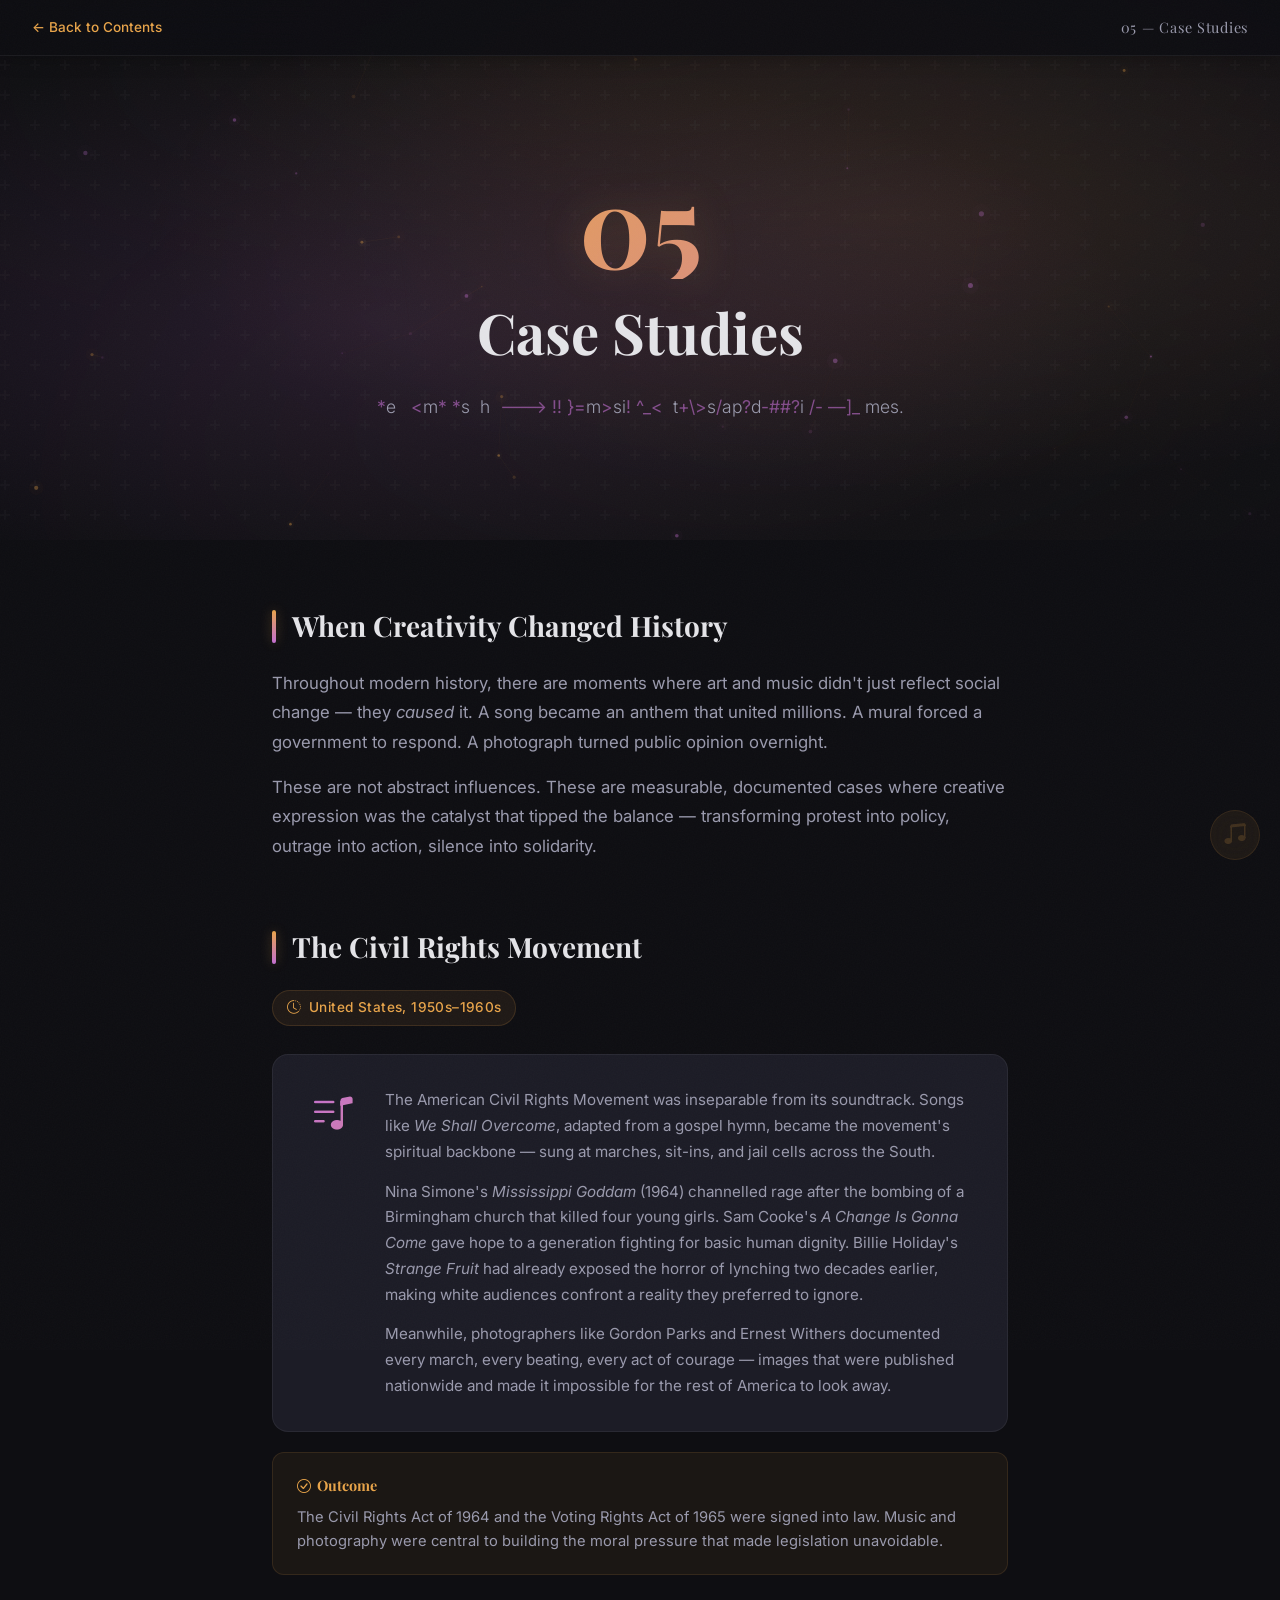
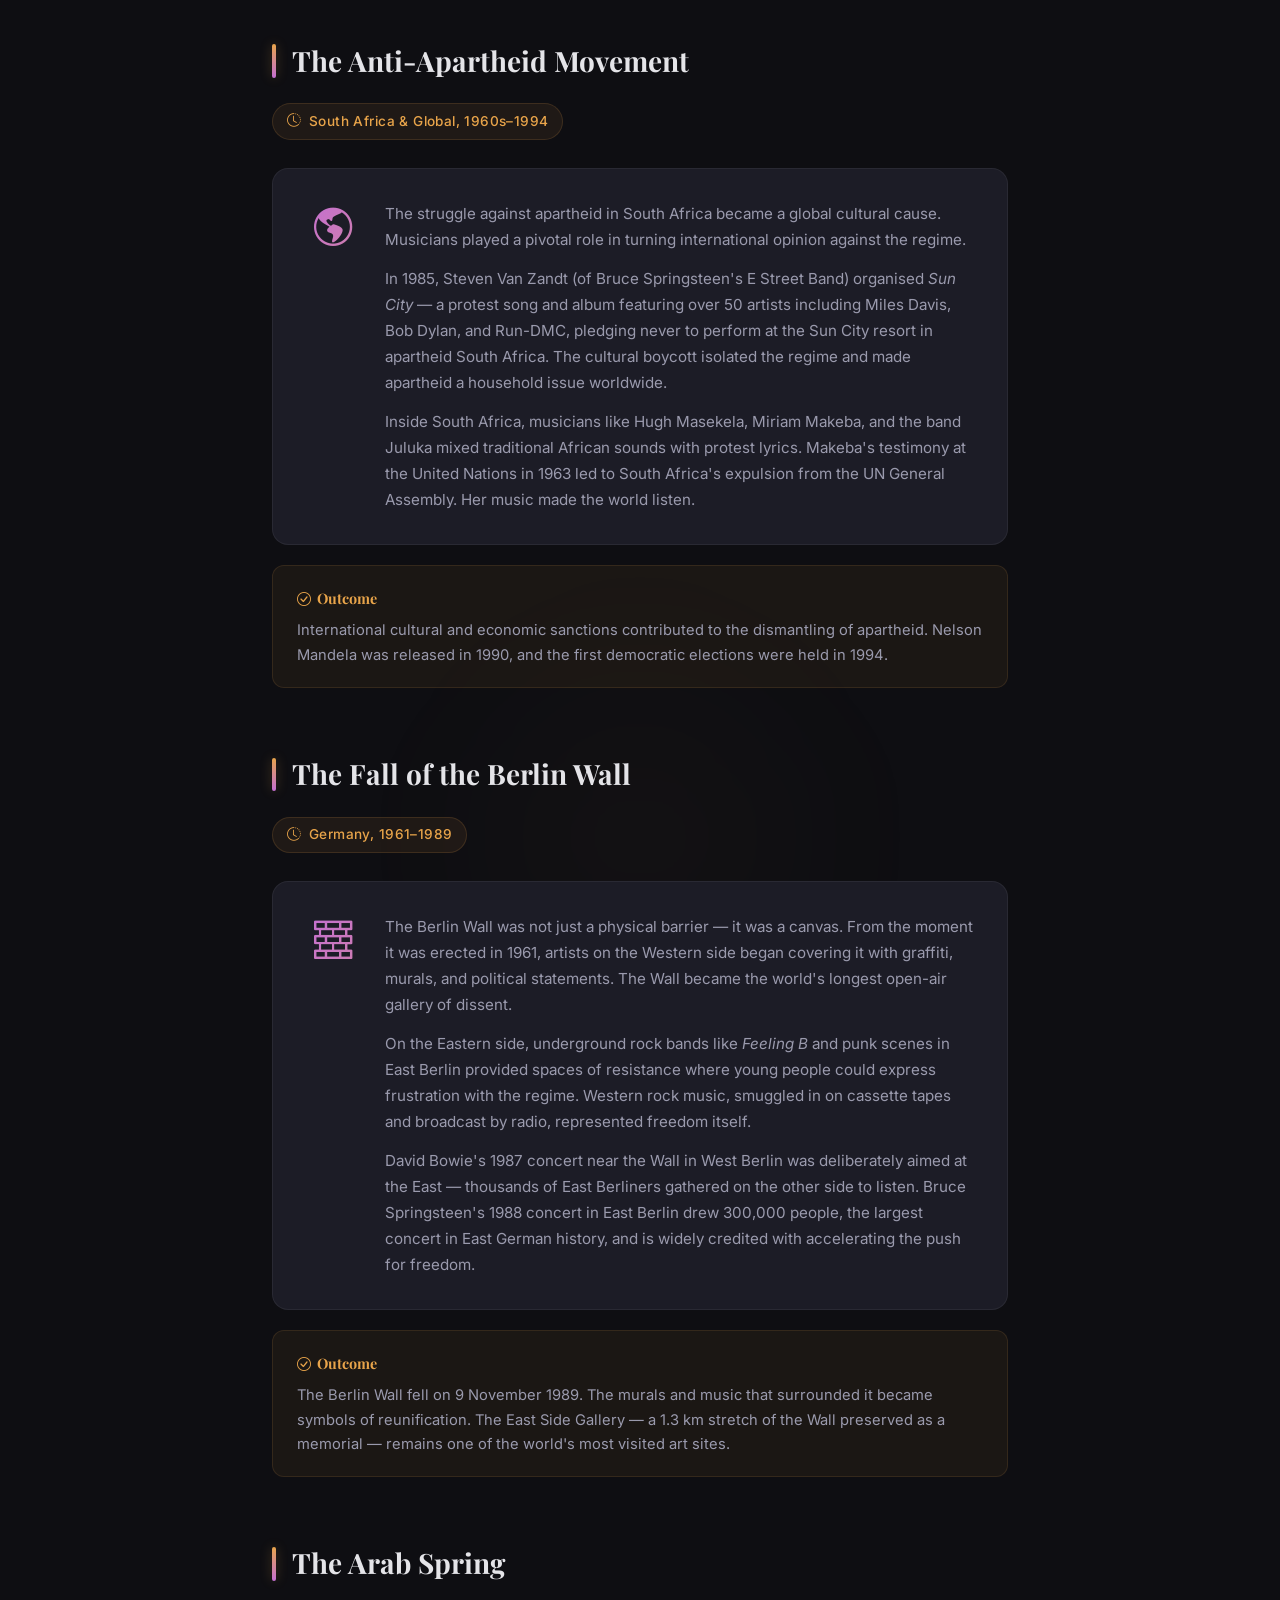
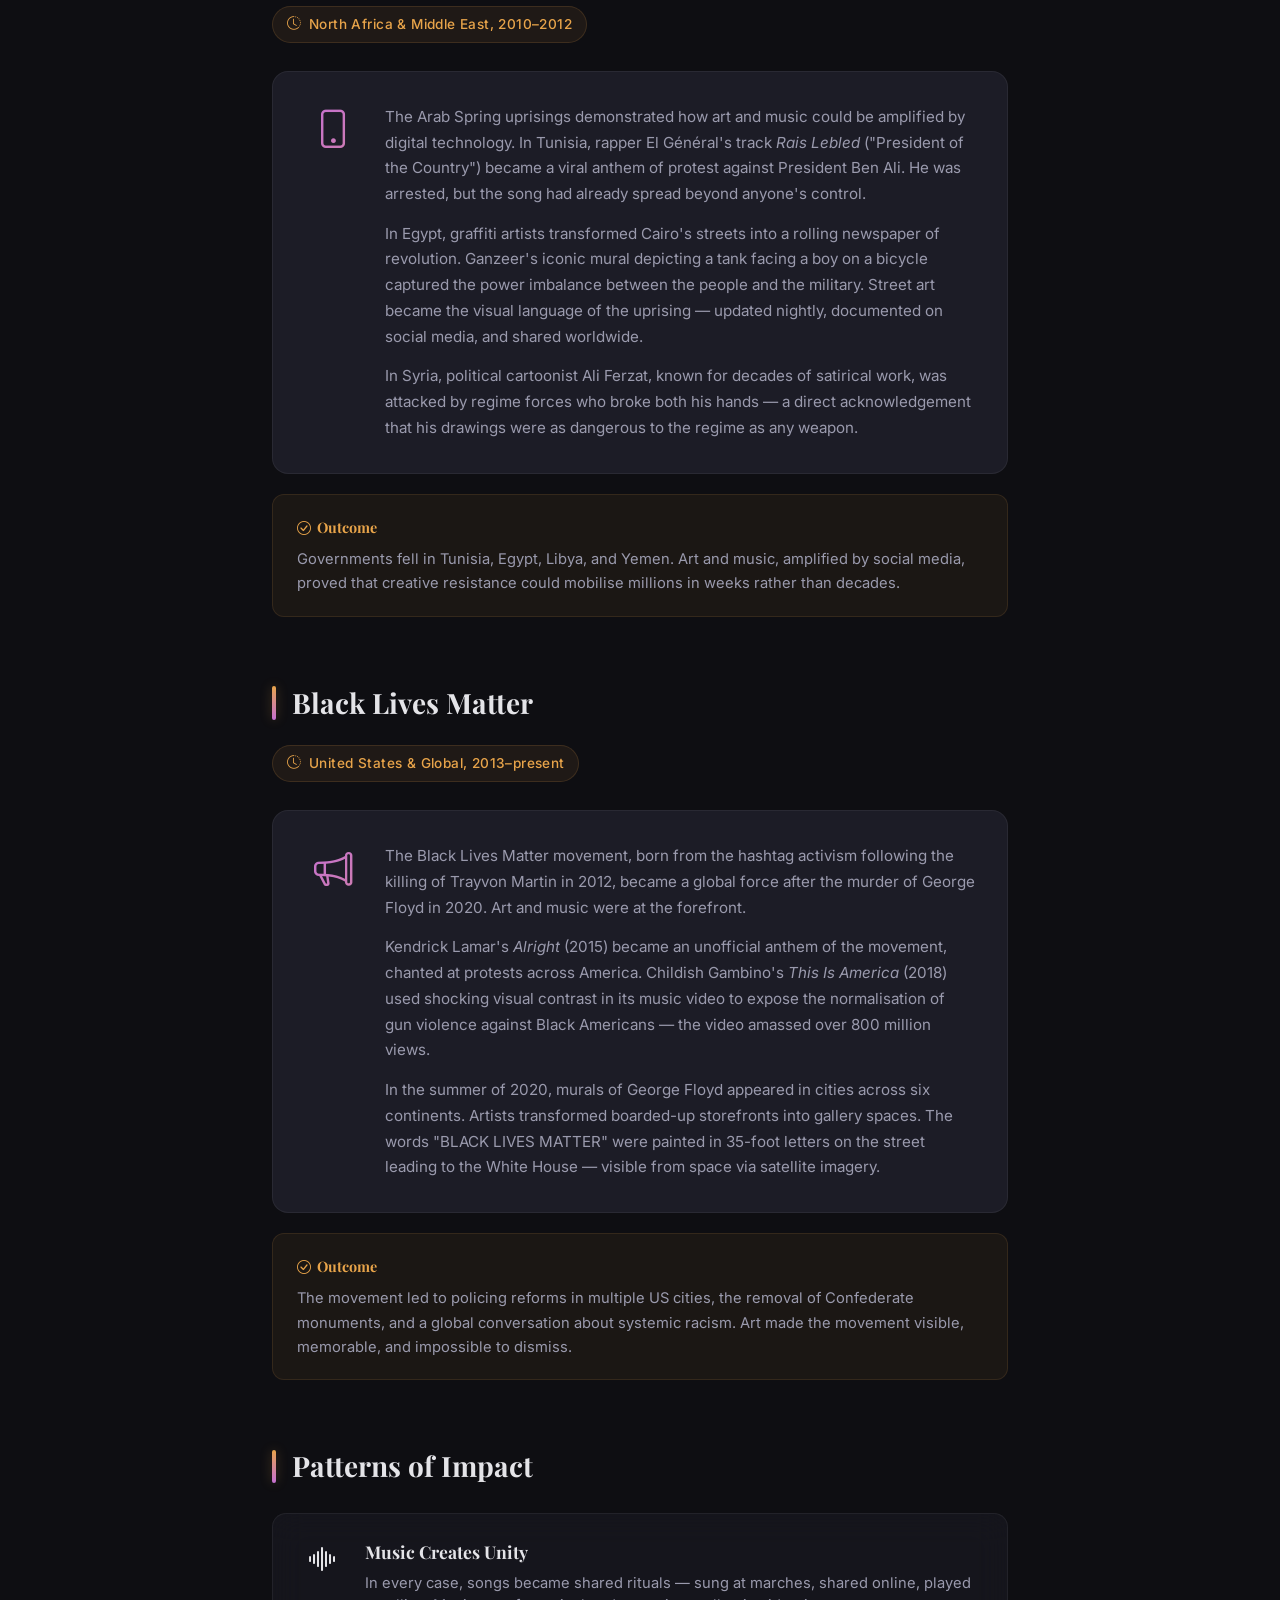
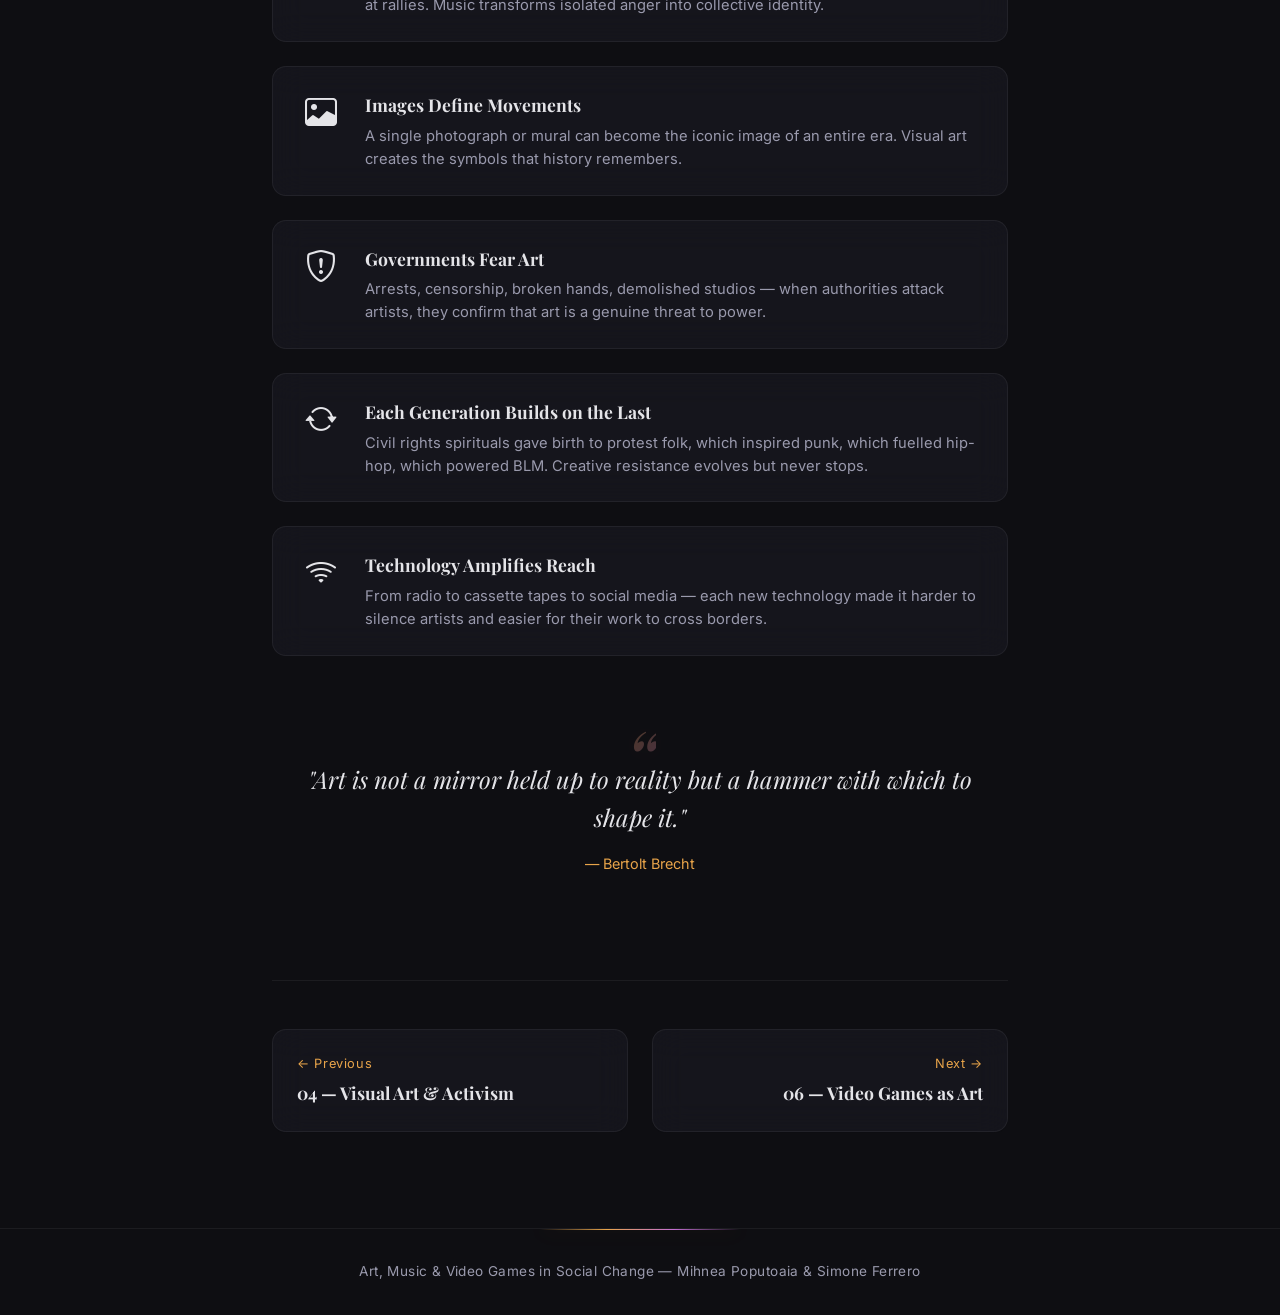
<file: 05-case-studies/case-studies.html>
<!DOCTYPE html>
<html lang="en">
<head>
    <meta charset="UTF-8">
    <meta name="viewport" content="width=device-width, initial-scale=1.0">
    <title>05 — Case Studies | Art, Music &amp; Video Games in Social Change</title>
    <link rel="stylesheet" href="case-studies.css">
    <link rel="stylesheet" href="../shared-enhancements.css">
    <link rel="stylesheet" href="https://cdn.jsdelivr.net/npm/bootstrap-icons@1.11.3/font/bootstrap-icons.min.css">
    <link rel="preconnect" href="https://fonts.googleapis.com">
    <link rel="preconnect" href="https://fonts.gstatic.com" crossorigin>
    <link href="https://fonts.googleapis.com/css2?family=Playfair+Display:ital,wght@0,400;0,700;1,400&family=Inter:wght@300;400;500;600&display=swap" rel="stylesheet">
</head>
<body>

    <div class="scroll-progress-bar" id="scrollProgress"></div>
    <div class="noise-overlay"></div>

    <!-- Navigation -->
    <nav class="nav">
        <a href="../index.html" class="nav-back">&larr; Back to Contents</a>
        <span class="nav-section">05 &mdash; Case Studies</span>
    </nav>

    <!-- Page Hero -->
    <header class="page-hero">
        <div class="page-hero-overlay"></div>
        <canvas id="constellation"></canvas>
        <div class="aurora">
            <div class="aurora-band aurora-1"></div>
            <div class="aurora-band aurora-2"></div>
            <div class="aurora-band aurora-3"></div>
        </div>
        <div class="floating-shapes" id="floatingShapes"></div>
        <div class="particles" id="particles"></div>
        <div class="page-hero-content">
            <span class="chapter-number">05</span>
            <h1 class="page-title">Case Studies</h1>
            <p class="page-subtitle">Key moments where art and music directly shaped social outcomes.</p>
        </div>
    </header>

    <!-- Content -->
    <main class="content">

        <!-- Opening -->
        <section class="text-block reveal">
            <h2>When Creativity Changed History</h2>
            <p>
                Throughout modern history, there are moments where art and music didn't just
                reflect social change &mdash; they <em>caused</em> it. A song became an anthem that
                united millions. A mural forced a government to respond. A photograph turned
                public opinion overnight.
            </p>
            <p>
                These are not abstract influences. These are measurable, documented cases where
                creative expression was the catalyst that tipped the balance &mdash; transforming
                protest into policy, outrage into action, silence into solidarity.
            </p>
        </section>

        <!-- Case Study 1: Civil Rights Movement -->
        <section class="text-block reveal">
            <h2>The Civil Rights Movement</h2>
            <span class="case-study-period"><i class="bi bi-clock-history"></i> United States, 1950s&ndash;1960s</span>
            <div class="case-study-card">
                <div class="case-study-icon"><i class="bi bi-music-note-list"></i></div>
                <div class="case-study-body">
                    <p>
                        The American Civil Rights Movement was inseparable from its soundtrack. Songs like
                        <em>We Shall Overcome</em>, adapted from a gospel hymn, became the movement's
                        spiritual backbone &mdash; sung at marches, sit-ins, and jail cells across the South.
                    </p>
                    <p>
                        Nina Simone's <em>Mississippi Goddam</em> (1964) channelled rage after the bombing
                        of a Birmingham church that killed four young girls. Sam Cooke's <em>A Change Is Gonna Come</em>
                        gave hope to a generation fighting for basic human dignity. Billie Holiday's
                        <em>Strange Fruit</em> had already exposed the horror of lynching two decades earlier,
                        making white audiences confront a reality they preferred to ignore.
                    </p>
                    <p>
                        Meanwhile, photographers like Gordon Parks and Ernest Withers documented every march,
                        every beating, every act of courage &mdash; images that were published nationwide and
                        made it impossible for the rest of America to look away.
                    </p>
                </div>
            </div>
            <div class="case-study-outcome">
                <span class="outcome-label"><i class="bi bi-check-circle"></i> Outcome</span>
                <p>
                    The Civil Rights Act of 1964 and the Voting Rights Act of 1965 were signed into law.
                    Music and photography were central to building the moral pressure that made legislation
                    unavoidable.
                </p>
            </div>
        </section>

        <!-- Case Study 2: Anti-Apartheid -->
        <section class="text-block reveal">
            <h2>The Anti-Apartheid Movement</h2>
            <span class="case-study-period"><i class="bi bi-clock-history"></i> South Africa &amp; Global, 1960s&ndash;1994</span>
            <div class="case-study-card">
                <div class="case-study-icon"><i class="bi bi-globe-americas"></i></div>
                <div class="case-study-body">
                    <p>
                        The struggle against apartheid in South Africa became a global cultural cause.
                        Musicians played a pivotal role in turning international opinion against the regime.
                    </p>
                    <p>
                        In 1985, Steven Van Zandt (of Bruce Springsteen's E Street Band) organised
                        <em>Sun City</em> &mdash; a protest song and album featuring over 50 artists including
                        Miles Davis, Bob Dylan, and Run-DMC, pledging never to perform at the Sun City resort
                        in apartheid South Africa. The cultural boycott isolated the regime and made apartheid
                        a household issue worldwide.
                    </p>
                    <p>
                        Inside South Africa, musicians like Hugh Masekela, Miriam Makeba, and the band
                        Juluka mixed traditional African sounds with protest lyrics. Makeba's testimony at the
                        United Nations in 1963 led to South Africa's expulsion from the UN General Assembly.
                        Her music made the world listen.
                    </p>
                </div>
            </div>
            <div class="case-study-outcome">
                <span class="outcome-label"><i class="bi bi-check-circle"></i> Outcome</span>
                <p>
                    International cultural and economic sanctions contributed to the dismantling of apartheid.
                    Nelson Mandela was released in 1990, and the first democratic elections were held in 1994.
                </p>
            </div>
        </section>

        <!-- Case Study 3: Fall of the Berlin Wall -->
        <section class="text-block reveal">
            <h2>The Fall of the Berlin Wall</h2>
            <span class="case-study-period"><i class="bi bi-clock-history"></i> Germany, 1961&ndash;1989</span>
            <div class="case-study-card">
                <div class="case-study-icon"><i class="bi bi-bricks"></i></div>
                <div class="case-study-body">
                    <p>
                        The Berlin Wall was not just a physical barrier &mdash; it was a canvas. From the moment
                        it was erected in 1961, artists on the Western side began covering it with graffiti,
                        murals, and political statements. The Wall became the world's longest open-air gallery
                        of dissent.
                    </p>
                    <p>
                        On the Eastern side, underground rock bands like <em>Feeling B</em> and punk scenes
                        in East Berlin provided spaces of resistance where young people could express
                        frustration with the regime. Western rock music, smuggled in on cassette tapes
                        and broadcast by radio, represented freedom itself.
                    </p>
                    <p>
                        David Bowie's 1987 concert near the Wall in West Berlin was deliberately aimed
                        at the East &mdash; thousands of East Berliners gathered on the other side to listen.
                        Bruce Springsteen's 1988 concert in East Berlin drew 300,000 people, the largest
                        concert in East German history, and is widely credited with accelerating the push for freedom.
                    </p>
                </div>
            </div>
            <div class="case-study-outcome">
                <span class="outcome-label"><i class="bi bi-check-circle"></i> Outcome</span>
                <p>
                    The Berlin Wall fell on 9 November 1989. The murals and music that surrounded it became
                    symbols of reunification. The East Side Gallery &mdash; a 1.3 km stretch of the Wall
                    preserved as a memorial &mdash; remains one of the world's most visited art sites.
                </p>
            </div>
        </section>

        <!-- Case Study 4: Arab Spring -->
        <section class="text-block reveal">
            <h2>The Arab Spring</h2>
            <span class="case-study-period"><i class="bi bi-clock-history"></i> North Africa &amp; Middle East, 2010&ndash;2012</span>
            <div class="case-study-card">
                <div class="case-study-icon"><i class="bi bi-phone"></i></div>
                <div class="case-study-body">
                    <p>
                        The Arab Spring uprisings demonstrated how art and music could be amplified by
                        digital technology. In Tunisia, rapper El G&eacute;n&eacute;ral's track <em>Rais Lebled</em>
                        ("President of the Country") became a viral anthem of protest against President
                        Ben Ali. He was arrested, but the song had already spread beyond anyone's control.
                    </p>
                    <p>
                        In Egypt, graffiti artists transformed Cairo's streets into a rolling newspaper
                        of revolution. Ganzeer's iconic mural depicting a tank facing a boy on a bicycle
                        captured the power imbalance between the people and the military. Street art became
                        the visual language of the uprising &mdash; updated nightly, documented on social
                        media, and shared worldwide.
                    </p>
                    <p>
                        In Syria, political cartoonist Ali Ferzat, known for decades of satirical work,
                        was attacked by regime forces who broke both his hands &mdash; a direct acknowledgement
                        that his drawings were as dangerous to the regime as any weapon.
                    </p>
                </div>
            </div>
            <div class="case-study-outcome">
                <span class="outcome-label"><i class="bi bi-check-circle"></i> Outcome</span>
                <p>
                    Governments fell in Tunisia, Egypt, Libya, and Yemen. Art and music, amplified by
                    social media, proved that creative resistance could mobilise millions in weeks rather
                    than decades.
                </p>
            </div>
        </section>

        <!-- Case Study 5: Black Lives Matter -->
        <section class="text-block reveal">
            <h2>Black Lives Matter</h2>
            <span class="case-study-period"><i class="bi bi-clock-history"></i> United States &amp; Global, 2013&ndash;present</span>
            <div class="case-study-card">
                <div class="case-study-icon"><i class="bi bi-megaphone"></i></div>
                <div class="case-study-body">
                    <p>
                        The Black Lives Matter movement, born from the hashtag activism following the
                        killing of Trayvon Martin in 2012, became a global force after the murder of
                        George Floyd in 2020. Art and music were at the forefront.
                    </p>
                    <p>
                        Kendrick Lamar's <em>Alright</em> (2015) became an unofficial anthem of the movement,
                        chanted at protests across America. Childish Gambino's <em>This Is America</em> (2018)
                        used shocking visual contrast in its music video to expose the normalisation of gun
                        violence against Black Americans &mdash; the video amassed over 800 million views.
                    </p>
                    <p>
                        In the summer of 2020, murals of George Floyd appeared in cities across six continents.
                        Artists transformed boarded-up storefronts into gallery spaces. The words "BLACK LIVES
                        MATTER" were painted in 35-foot letters on the street leading to the White House &mdash;
                        visible from space via satellite imagery.
                    </p>
                </div>
            </div>
            <div class="case-study-outcome">
                <span class="outcome-label"><i class="bi bi-check-circle"></i> Outcome</span>
                <p>
                    The movement led to policing reforms in multiple US cities, the removal of Confederate
                    monuments, and a global conversation about systemic racism. Art made the movement
                    visible, memorable, and impossible to dismiss.
                </p>
            </div>
        </section>

        <!-- Key Takeaways -->
        <section class="text-block reveal">
            <h2>Patterns of Impact</h2>
            <div class="key-points">
                <div class="key-point">
                    <span class="key-icon"><i class="bi bi-soundwave"></i></span>
                    <div>
                        <h3>Music Creates Unity</h3>
                        <p>In every case, songs became shared rituals &mdash; sung at marches, shared online, played at rallies. Music transforms isolated anger into collective identity.</p>
                    </div>
                </div>
                <div class="key-point">
                    <span class="key-icon"><i class="bi bi-image"></i></span>
                    <div>
                        <h3>Images Define Movements</h3>
                        <p>A single photograph or mural can become the iconic image of an entire era. Visual art creates the symbols that history remembers.</p>
                    </div>
                </div>
                <div class="key-point">
                    <span class="key-icon"><i class="bi bi-shield-exclamation"></i></span>
                    <div>
                        <h3>Governments Fear Art</h3>
                        <p>Arrests, censorship, broken hands, demolished studios &mdash; when authorities attack artists, they confirm that art is a genuine threat to power.</p>
                    </div>
                </div>
                <div class="key-point">
                    <span class="key-icon"><i class="bi bi-arrow-repeat"></i></span>
                    <div>
                        <h3>Each Generation Builds on the Last</h3>
                        <p>Civil rights spirituals gave birth to protest folk, which inspired punk, which fuelled hip-hop, which powered BLM. Creative resistance evolves but never stops.</p>
                    </div>
                </div>
                <div class="key-point">
                    <span class="key-icon"><i class="bi bi-wifi"></i></span>
                    <div>
                        <h3>Technology Amplifies Reach</h3>
                        <p>From radio to cassette tapes to social media &mdash; each new technology made it harder to silence artists and easier for their work to cross borders.</p>
                    </div>
                </div>
            </div>
        </section>

        <!-- Closing -->
        <section class="text-block reveal">
            <blockquote class="pull-quote">
                "Art is not a mirror held up to reality but a hammer with which to shape it."
                <cite>&mdash; Bertolt Brecht</cite>
            </blockquote>
        </section>

        <!-- Navigation -->
        <div class="page-nav reveal">
            <a href="../04-visual-art-activism/visual-art-activism.html" class="page-nav-link prev">
                <span class="page-nav-label">&larr; Previous</span>
                <span class="page-nav-title">04 &mdash; Visual Art &amp; Activism</span>
            </a>
            <a href="../06-video-games-art/video-games-art.html" class="page-nav-link next">
                <span class="page-nav-label">Next &rarr;</span>
                <span class="page-nav-title">06 &mdash; Video Games as Art</span>
            </a>
        </div>

    </main>

    <!-- Footer -->
    <footer class="footer">
        <p>Art, Music &amp; Video Games in Social Change &mdash; Mihnea Poputoaia &amp; Simone Ferrero</p>
    </footer>

    <div class="cursor-glow" id="cursorGlow"></div>

    <script src="case-studies.js"></script>
    <script src="../shared-enhancements.js"></script>
</body>
</html>
</file>
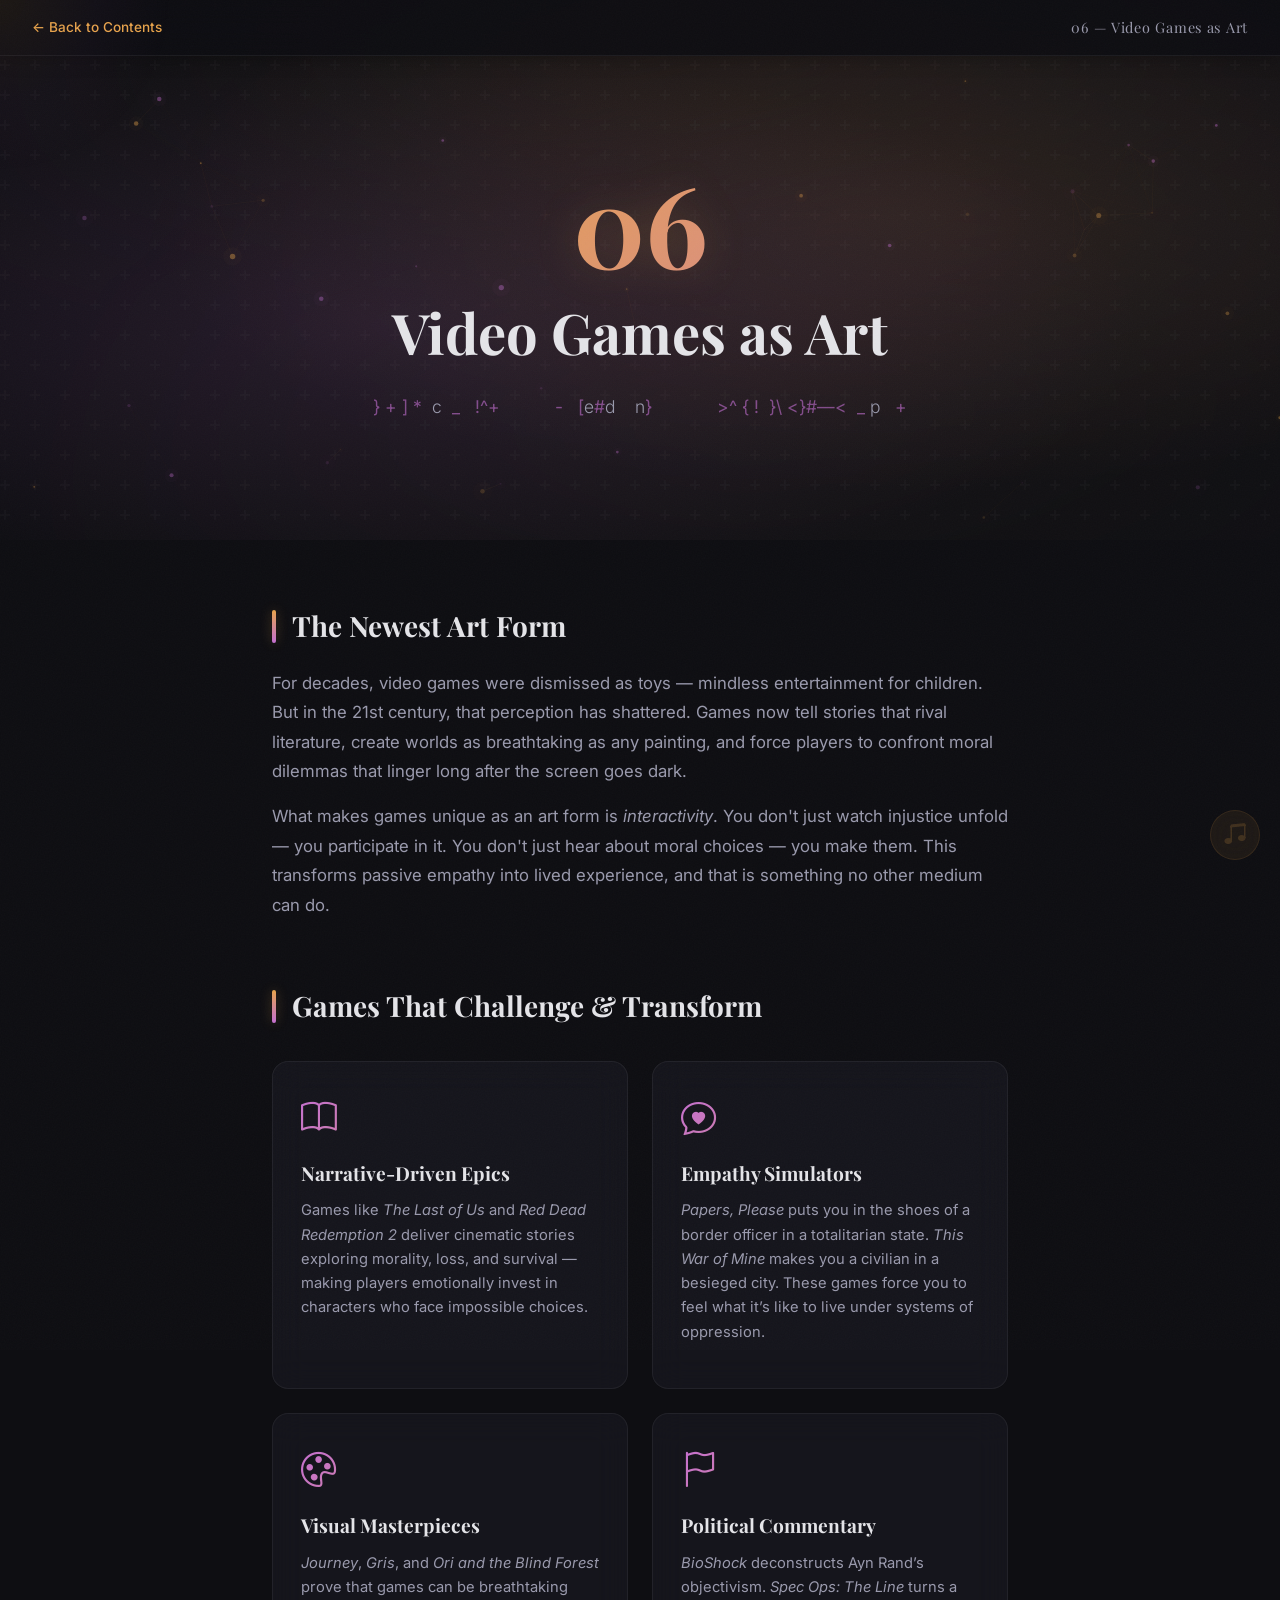
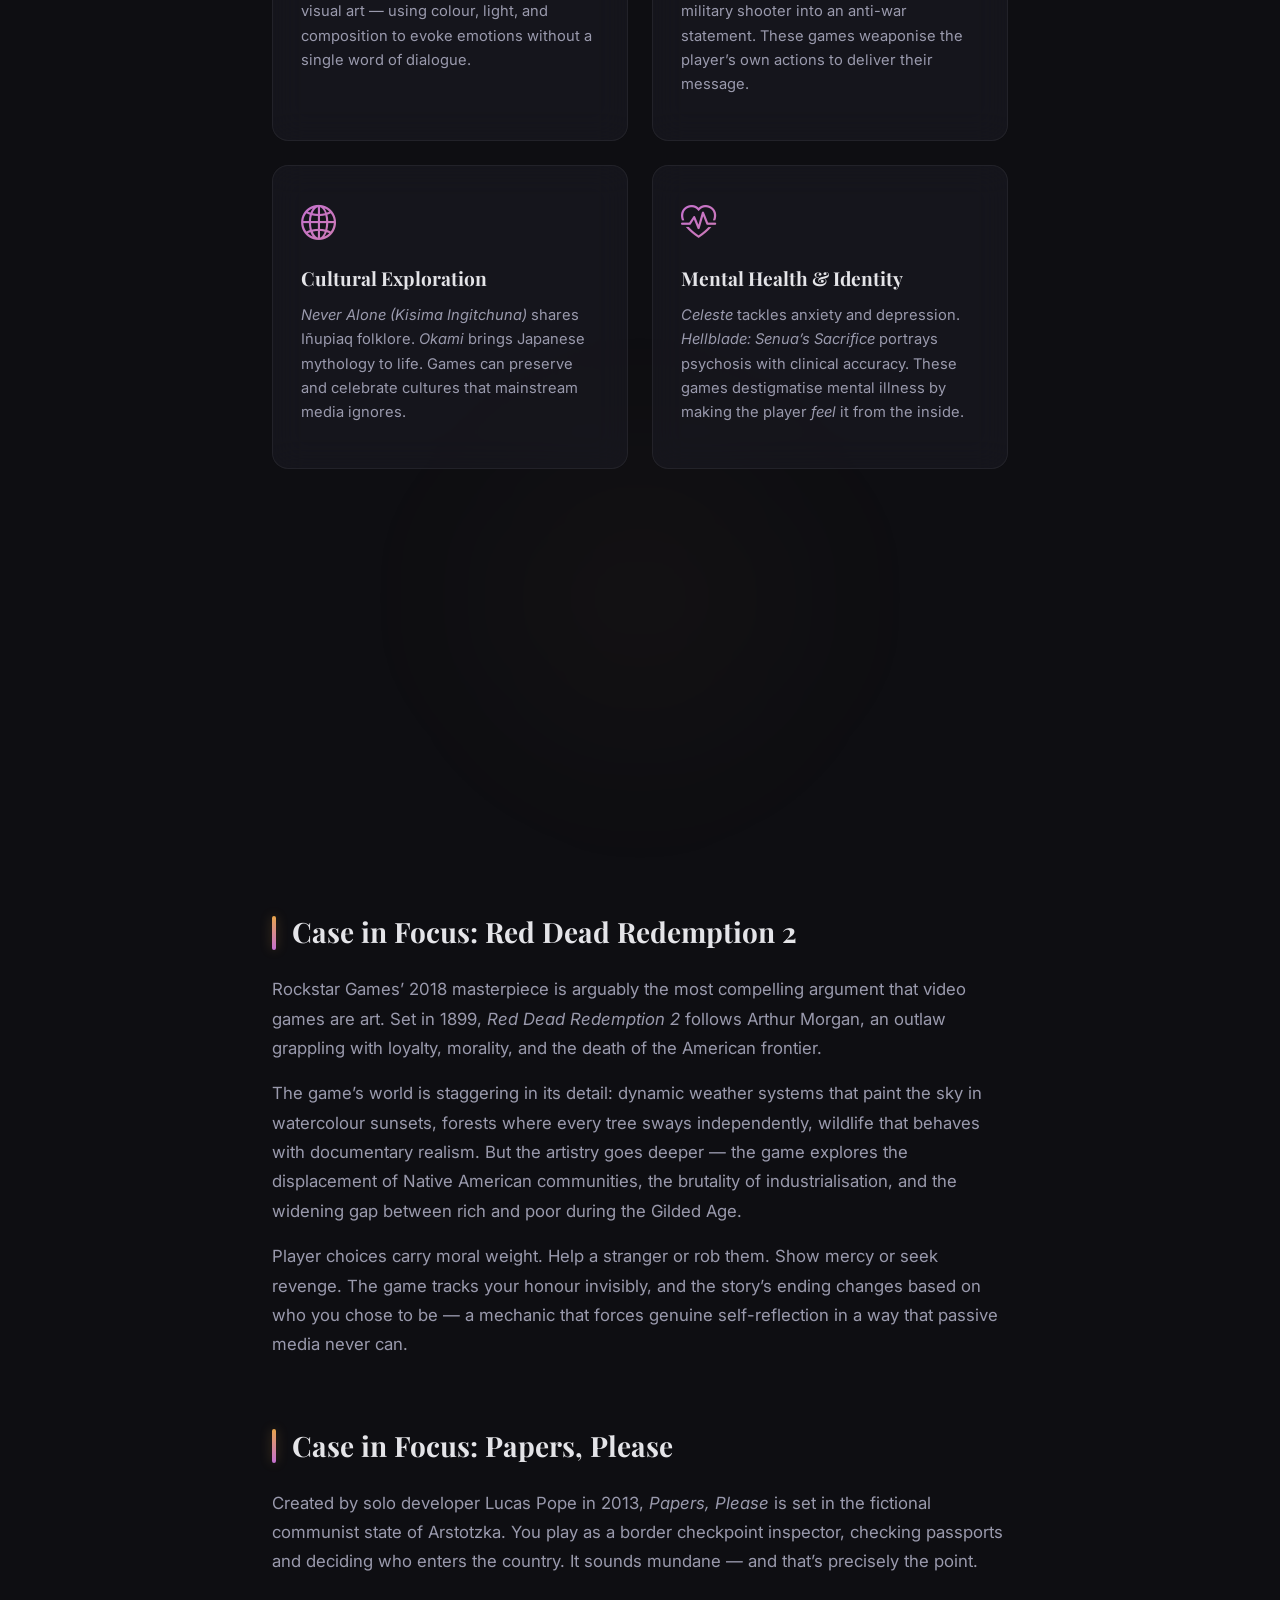
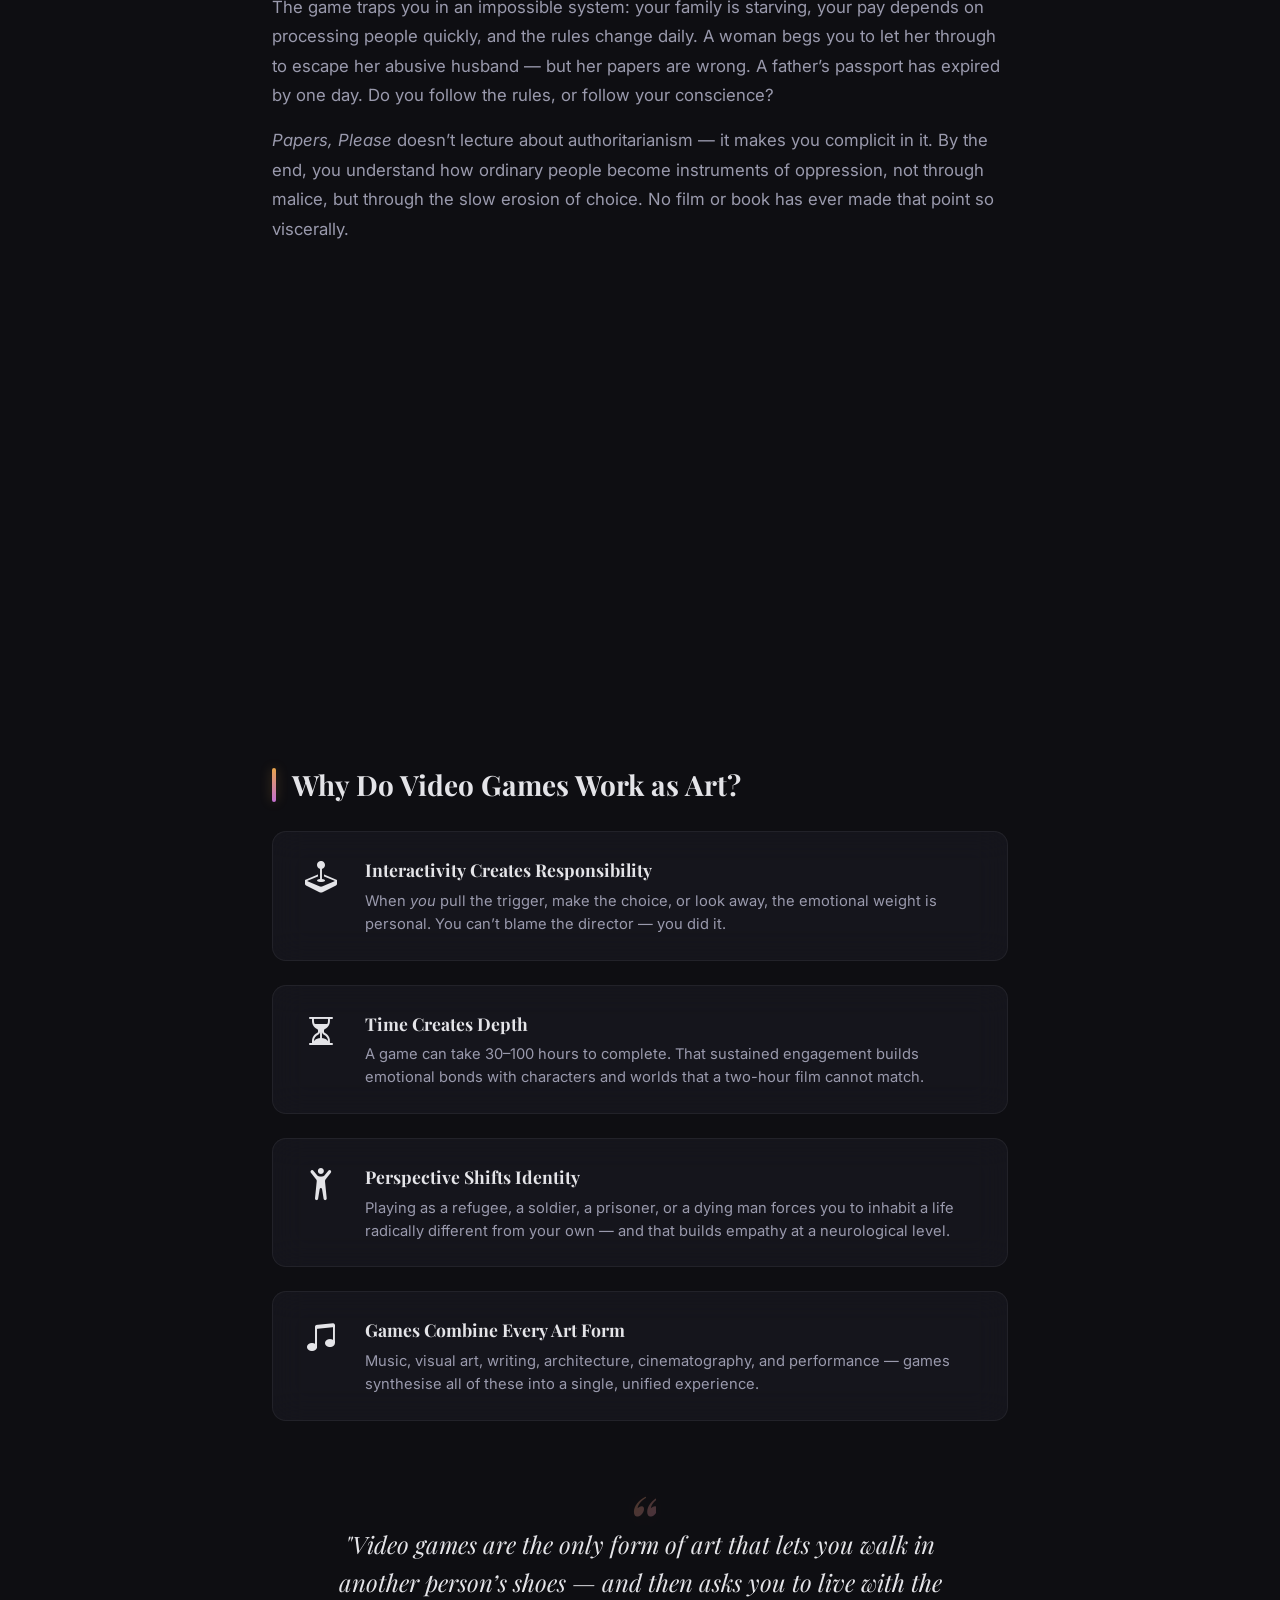
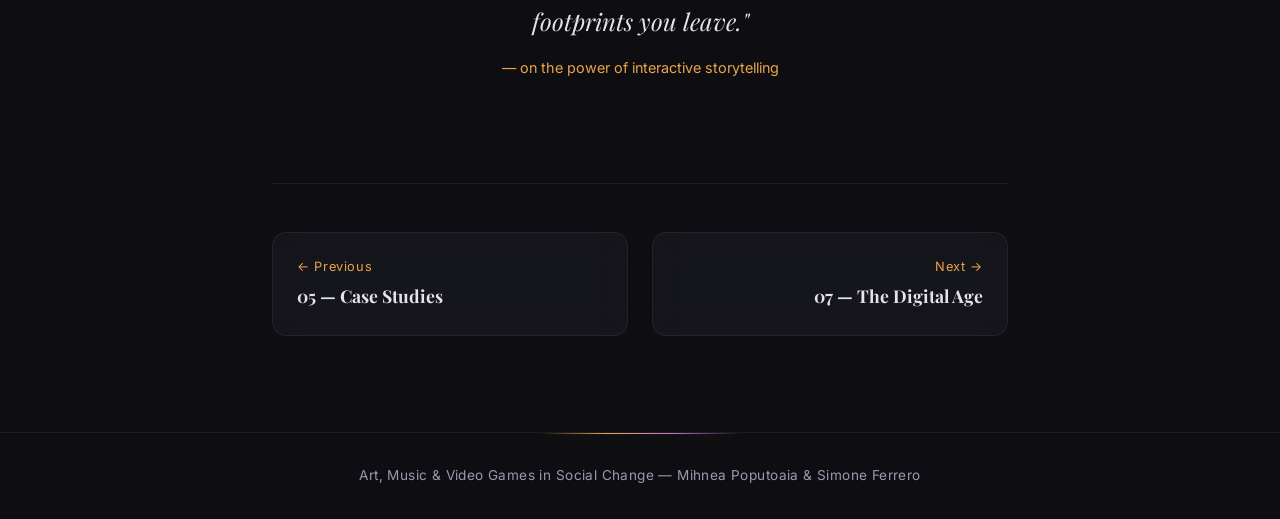
<file: 06-video-games-art/video-games-art.html>
<!DOCTYPE html>
<html lang="en">
<head>
    <meta charset="UTF-8">
    <meta name="viewport" content="width=device-width, initial-scale=1.0">
    <title>06 — Video Games as Art | Art, Music &amp; Video Games in Social Change</title>
    <link rel="stylesheet" href="video-games-art.css">
    <link rel="stylesheet" href="../shared-enhancements.css">
    <link rel="stylesheet" href="https://cdn.jsdelivr.net/npm/bootstrap-icons@1.11.3/font/bootstrap-icons.min.css">
    <link rel="preconnect" href="https://fonts.googleapis.com">
    <link rel="preconnect" href="https://fonts.gstatic.com" crossorigin>
    <link href="https://fonts.googleapis.com/css2?family=Playfair+Display:ital,wght@0,400;0,700;1,400&family=Inter:wght@300;400;500;600&display=swap" rel="stylesheet">
</head>
<body>

    <div class="scroll-progress-bar" id="scrollProgress"></div>
    <div class="noise-overlay"></div>

    <!-- Navigation -->
    <nav class="nav">
        <a href="../index.html" class="nav-back">&larr; Back to Contents</a>
        <span class="nav-section">06 &mdash; Video Games as Art</span>
    </nav>

    <!-- Page Hero -->
    <header class="page-hero">
        <div class="page-hero-overlay"></div>
        <canvas id="constellation"></canvas>
        <div class="aurora">
            <div class="aurora-band aurora-1"></div>
            <div class="aurora-band aurora-2"></div>
            <div class="aurora-band aurora-3"></div>
        </div>
        <div class="floating-shapes" id="floatingShapes"></div>
        <div class="particles" id="particles"></div>
        <div class="page-hero-content">
            <span class="chapter-number">06</span>
            <h1 class="page-title">Video Games as Art</h1>
            <p class="page-subtitle">How interactive storytelling and game design tackle social issues and spark empathy.</p>
        </div>
    </header>

    <!-- Content -->
    <main class="content">

        <!-- Opening -->
        <section class="text-block reveal">
            <h2>The Newest Art Form</h2>
            <p>
                For decades, video games were dismissed as toys &mdash; mindless entertainment for children.
                But in the 21st century, that perception has shattered. Games now tell stories that rival
                literature, create worlds as breathtaking as any painting, and force players to confront
                moral dilemmas that linger long after the screen goes dark.
            </p>
            <p>
                What makes games unique as an art form is <em>interactivity</em>. You don't just watch
                injustice unfold &mdash; you participate in it. You don't just hear about moral choices
                &mdash; you make them. This transforms passive empathy into lived experience, and that
                is something no other medium can do.
            </p>
        </section>

        <!-- Gallery: Types of Games -->
        <section class="text-block reveal">
            <h2>Games That Challenge &amp; Transform</h2>
            <div class="gallery-grid">

                <div class="gallery-card">
                    <div class="gallery-card-icon"><i class="bi bi-book"></i></div>
                    <h3>Narrative-Driven Epics</h3>
                    <p>
                        Games like <em>The Last of Us</em> and <em>Red Dead Redemption 2</em> deliver
                        cinematic stories exploring morality, loss, and survival &mdash; making players
                        emotionally invest in characters who face impossible choices.
                    </p>
                </div>

                <div class="gallery-card">
                    <div class="gallery-card-icon"><i class="bi bi-chat-heart"></i></div>
                    <h3>Empathy Simulators</h3>
                    <p>
                        <em>Papers, Please</em> puts you in the shoes of a border officer in a totalitarian
                        state. <em>This War of Mine</em> makes you a civilian in a besieged city. These
                        games force you to feel what it&rsquo;s like to live under systems of oppression.
                    </p>
                </div>

                <div class="gallery-card">
                    <div class="gallery-card-icon"><i class="bi bi-palette"></i></div>
                    <h3>Visual Masterpieces</h3>
                    <p>
                        <em>Journey</em>, <em>Gris</em>, and <em>Ori and the Blind Forest</em> prove that
                        games can be breathtaking visual art &mdash; using colour, light, and composition
                        to evoke emotions without a single word of dialogue.
                    </p>
                </div>

                <div class="gallery-card">
                    <div class="gallery-card-icon"><i class="bi bi-flag"></i></div>
                    <h3>Political Commentary</h3>
                    <p>
                        <em>BioShock</em> deconstructs Ayn Rand&rsquo;s objectivism. <em>Spec Ops: The Line</em>
                        turns a military shooter into an anti-war statement. These games weaponise the
                        player&rsquo;s own actions to deliver their message.
                    </p>
                </div>

                <div class="gallery-card">
                    <div class="gallery-card-icon"><i class="bi bi-globe2"></i></div>
                    <h3>Cultural Exploration</h3>
                    <p>
                        <em>Never Alone (Kisima Ingitchuna)</em> shares I&ntilde;upiaq folklore. <em>Okami</em>
                        brings Japanese mythology to life. Games can preserve and celebrate cultures that
                        mainstream media ignores.
                    </p>
                </div>

                <div class="gallery-card">
                    <div class="gallery-card-icon"><i class="bi bi-heart-pulse"></i></div>
                    <h3>Mental Health &amp; Identity</h3>
                    <p>
                        <em>Celeste</em> tackles anxiety and depression. <em>Hellblade: Senua&rsquo;s Sacrifice</em>
                        portrays psychosis with clinical accuracy. These games destigmatise mental illness
                        by making the player <em>feel</em> it from the inside.
                    </p>
                </div>

            </div>
        </section>

        <!-- Image Block: RDR2 -->
        <section class="image-block reveal">
            <div class="image-clickable" id="rdr2Image">
                <img src="/img/rdr2.jpg" alt="Red Dead Redemption 2">
                <span class="image-click-hint"><i class="bi bi-zoom-in"></i> Click for details</span>
            </div>
            <p class="image-caption"><em>Red Dead Redemption 2</em> &mdash; a world so meticulously crafted that every frame could hang in a gallery.</p>
        </section>

        <!-- Deep Dive: RDR2 -->
        <section class="text-block reveal">
            <h2>Case in Focus: Red Dead Redemption 2</h2>
            <p>
                Rockstar Games&rsquo; 2018 masterpiece is arguably the most compelling argument that video
                games are art. Set in 1899, <em>Red Dead Redemption 2</em> follows Arthur Morgan, an outlaw
                grappling with loyalty, morality, and the death of the American frontier.
            </p>
            <p>
                The game&rsquo;s world is staggering in its detail: dynamic weather systems that paint the sky
                in watercolour sunsets, forests where every tree sways independently, wildlife that behaves
                with documentary realism. But the artistry goes deeper &mdash; the game explores the
                displacement of Native American communities, the brutality of industrialisation, and the
                widening gap between rich and poor during the Gilded Age.
            </p>
            <p>
                Player choices carry moral weight. Help a stranger or rob them. Show mercy or seek revenge.
                The game tracks your honour invisibly, and the story&rsquo;s ending changes based on who you
                chose to be &mdash; a mechanic that forces genuine self-reflection in a way that passive
                media never can.
            </p>
        </section>

        <!-- Deep Dive: Papers, Please -->
        <section class="text-block reveal">
            <h2>Case in Focus: Papers, Please</h2>
            <p>
                Created by solo developer Lucas Pope in 2013, <em>Papers, Please</em> is set in the fictional
                communist state of Arstotzka. You play as a border checkpoint inspector, checking passports
                and deciding who enters the country. It sounds mundane &mdash; and that&rsquo;s precisely the point.
            </p>
            <p>
                The game traps you in an impossible system: your family is starving, your pay depends on
                processing people quickly, and the rules change daily. A woman begs you to let her through
                to escape her abusive husband &mdash; but her papers are wrong. A father&rsquo;s passport has
                expired by one day. Do you follow the rules, or follow your conscience?
            </p>
            <p>
                <em>Papers, Please</em> doesn&rsquo;t lecture about authoritarianism &mdash; it makes you complicit
                in it. By the end, you understand how ordinary people become instruments of oppression, not
                through malice, but through the slow erosion of choice. No film or book has ever made that
                point so viscerally.
            </p>
        </section>

        <!-- Deep Dive: This War of Mine -->
        <section class="text-block reveal">
            <h2>Case in Focus: This War of Mine</h2>
            <p>
                While most war games cast you as a soldier, <em>This War of Mine</em> (2014) puts you in
                control of a group of civilians trapped in a besieged city &mdash; inspired by the real
                Siege of Sarajevo (1992&ndash;1996).
            </p>
            <p>
                You scavenge for food, medicine, and materials. You decide whether to steal from an elderly
                couple, trade with dangerous strangers, or sacrifice one person&rsquo;s safety for the group&rsquo;s
                survival. Characters become depressed, fall ill, and can die &mdash; or lose the will to go on.
            </p>
            <p>
                The game was so impactful that in 2020 the Polish government added it to its official
                recommended reading list for schools &mdash; the first time a video game was given the same
                cultural status as literature. It proved that games can educate, memorialise, and build
                empathy at a level that traditional media struggles to reach.
            </p>
        </section>

        <!-- Why Games Work -->
        <section class="text-block reveal">
            <h2>Why Do Video Games Work as Art?</h2>
            <div class="key-points">
                <div class="key-point">
                    <span class="key-icon"><i class="bi bi-joystick"></i></span>
                    <div>
                        <h3>Interactivity Creates Responsibility</h3>
                        <p>When <em>you</em> pull the trigger, make the choice, or look away, the emotional weight is personal. You can&rsquo;t blame the director &mdash; you did it.</p>
                    </div>
                </div>
                <div class="key-point">
                    <span class="key-icon"><i class="bi bi-hourglass-split"></i></span>
                    <div>
                        <h3>Time Creates Depth</h3>
                        <p>A game can take 30&ndash;100 hours to complete. That sustained engagement builds emotional bonds with characters and worlds that a two-hour film cannot match.</p>
                    </div>
                </div>
                <div class="key-point">
                    <span class="key-icon"><i class="bi bi-person-arms-up"></i></span>
                    <div>
                        <h3>Perspective Shifts Identity</h3>
                        <p>Playing as a refugee, a soldier, a prisoner, or a dying man forces you to inhabit a life radically different from your own &mdash; and that builds empathy at a neurological level.</p>
                    </div>
                </div>
                <div class="key-point">
                    <span class="key-icon"><i class="bi bi-music-note-beamed"></i></span>
                    <div>
                        <h3>Games Combine Every Art Form</h3>
                        <p>Music, visual art, writing, architecture, cinematography, and performance &mdash; games synthesise all of these into a single, unified experience.</p>
                    </div>
                </div>
            </div>
        </section>

        <!-- Closing -->
        <section class="text-block reveal">
            <blockquote class="pull-quote">
                "Video games are the only form of art that lets you walk in another person&rsquo;s shoes &mdash; and then asks you to live with the footprints you leave."
                <cite>&mdash; on the power of interactive storytelling</cite>
            </blockquote>
        </section>

        <!-- Navigation -->
        <div class="page-nav reveal">
            <a href="../05-case-studies/case-studies.html" class="page-nav-link prev">
                <span class="page-nav-label">&larr; Previous</span>
                <span class="page-nav-title">05 &mdash; Case Studies</span>
            </a>
            <a href="../07-the-digital-age/the-digital-age.html" class="page-nav-link next">
                <span class="page-nav-label">Next &rarr;</span>
                <span class="page-nav-title">07 &mdash; The Digital Age</span>
            </a>
        </div>

    </main>

    <!-- Footer -->
    <footer class="footer">
        <p>Art, Music &amp; Video Games in Social Change &mdash; Mihnea Poputoaia &amp; Simone Ferrero</p>
    </footer>

    <div class="cursor-glow" id="cursorGlow"></div>

    <!-- Popups -->
    <div class="popup-overlay" id="rdr2Popup">
        <div class="popup-bubble">
            <button class="popup-close" id="rdr2Close"><i class="bi bi-x-lg"></i></button>
            <h3>Red Dead Redemption 2 &mdash; <em>Art Through Interactivity</em></h3>
            <p>
                Developed by Rockstar Games and released in 2018, <em>Red Dead Redemption 2</em> took over
                eight years and an estimated 2,000 people to create. The result is one of the most detailed
                open worlds ever built &mdash; a living, breathing recreation of America at the turn of the
                20th century.
            </p>
            <p>
                The game&rsquo;s protagonist, Arthur Morgan, is widely regarded as one of the greatest characters
                in gaming history. His arc &mdash; from loyal outlaw to a man questioning everything he believed
                in &mdash; is a meditation on redemption, legacy, and what it means to leave the world better
                than you found it.
            </p>
            <p>
                Beyond storytelling, RDR2&rsquo;s visual design is extraordinary: hand-painted skyboxes, volumetric
                lighting, and over 200 species of animals behaving with ecological accuracy. It blurs the line
                between game and painting, proving that interactive media can achieve the same emotional resonance
                as any traditional art form.
            </p>
        </div>
    </div>

    <script src="video-games-art.js"></script>
    <script src="../shared-enhancements.js"></script>
</body>
</html>
</file>
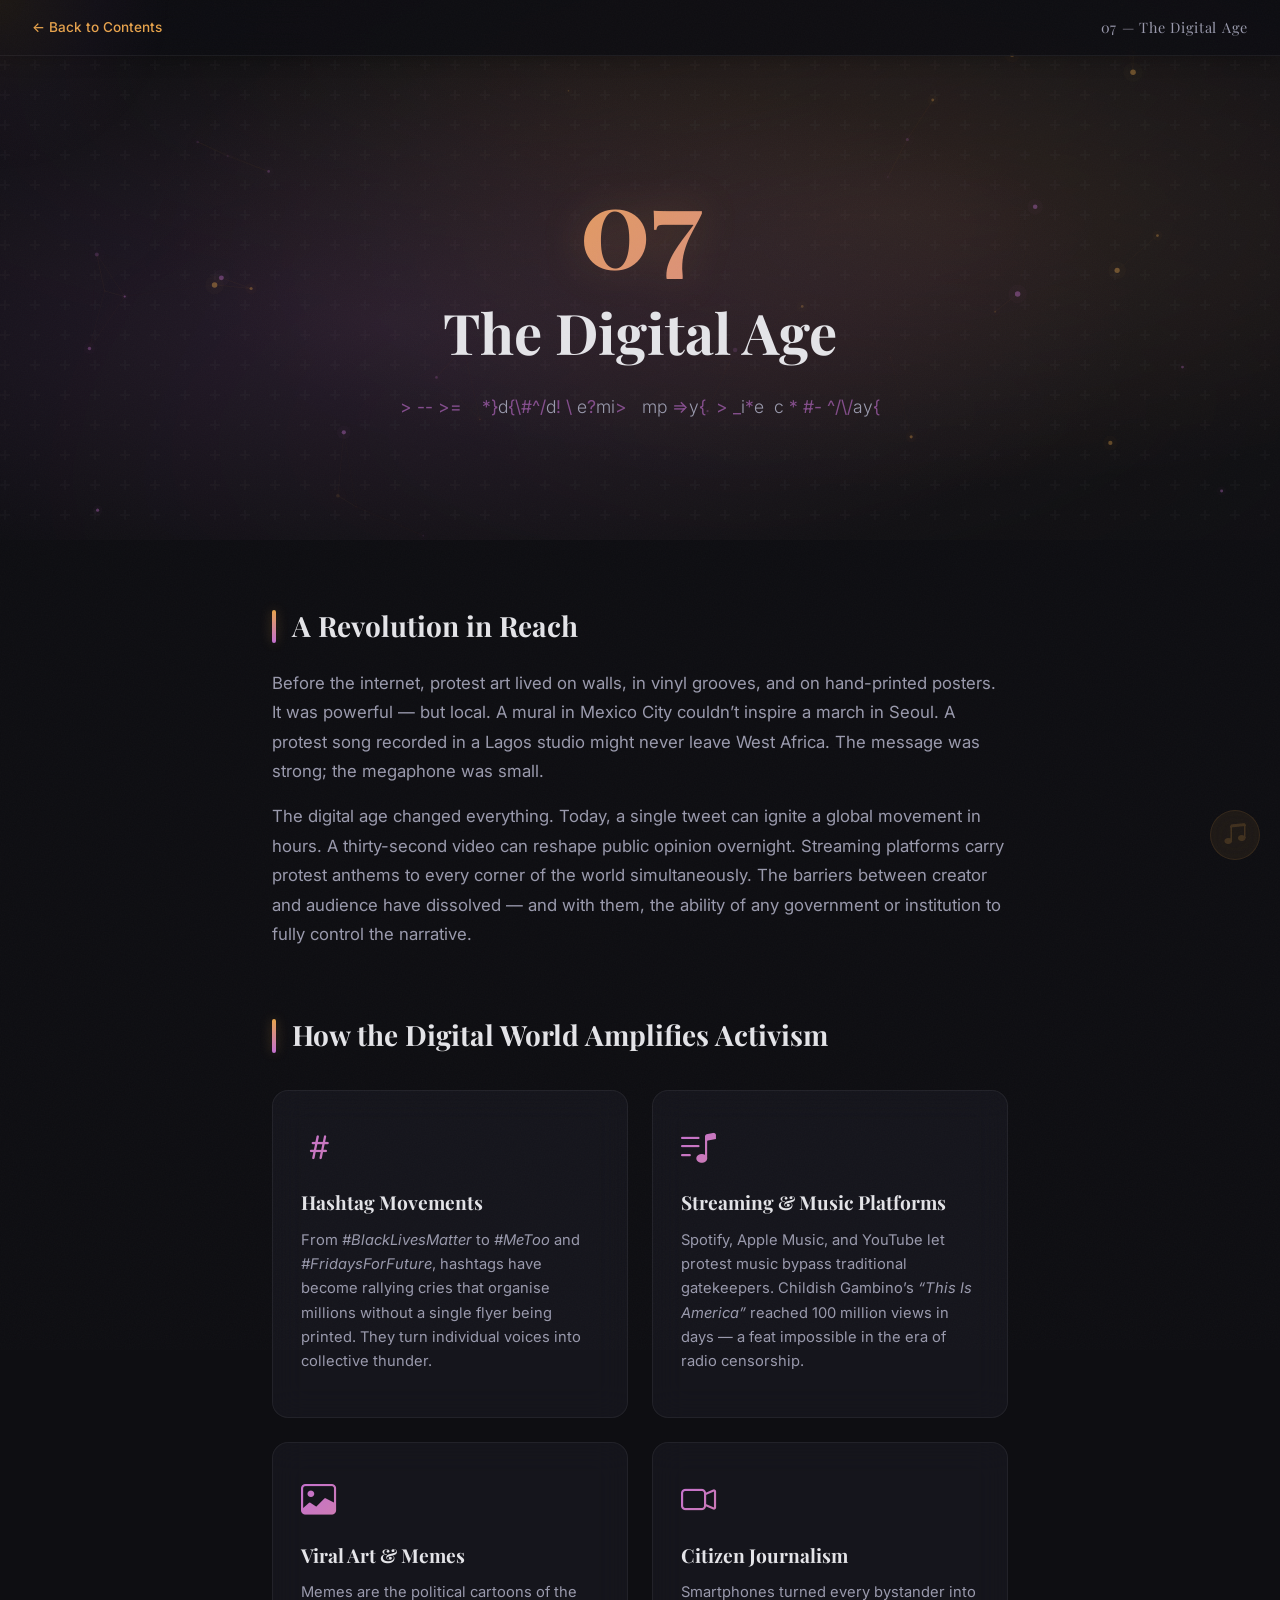
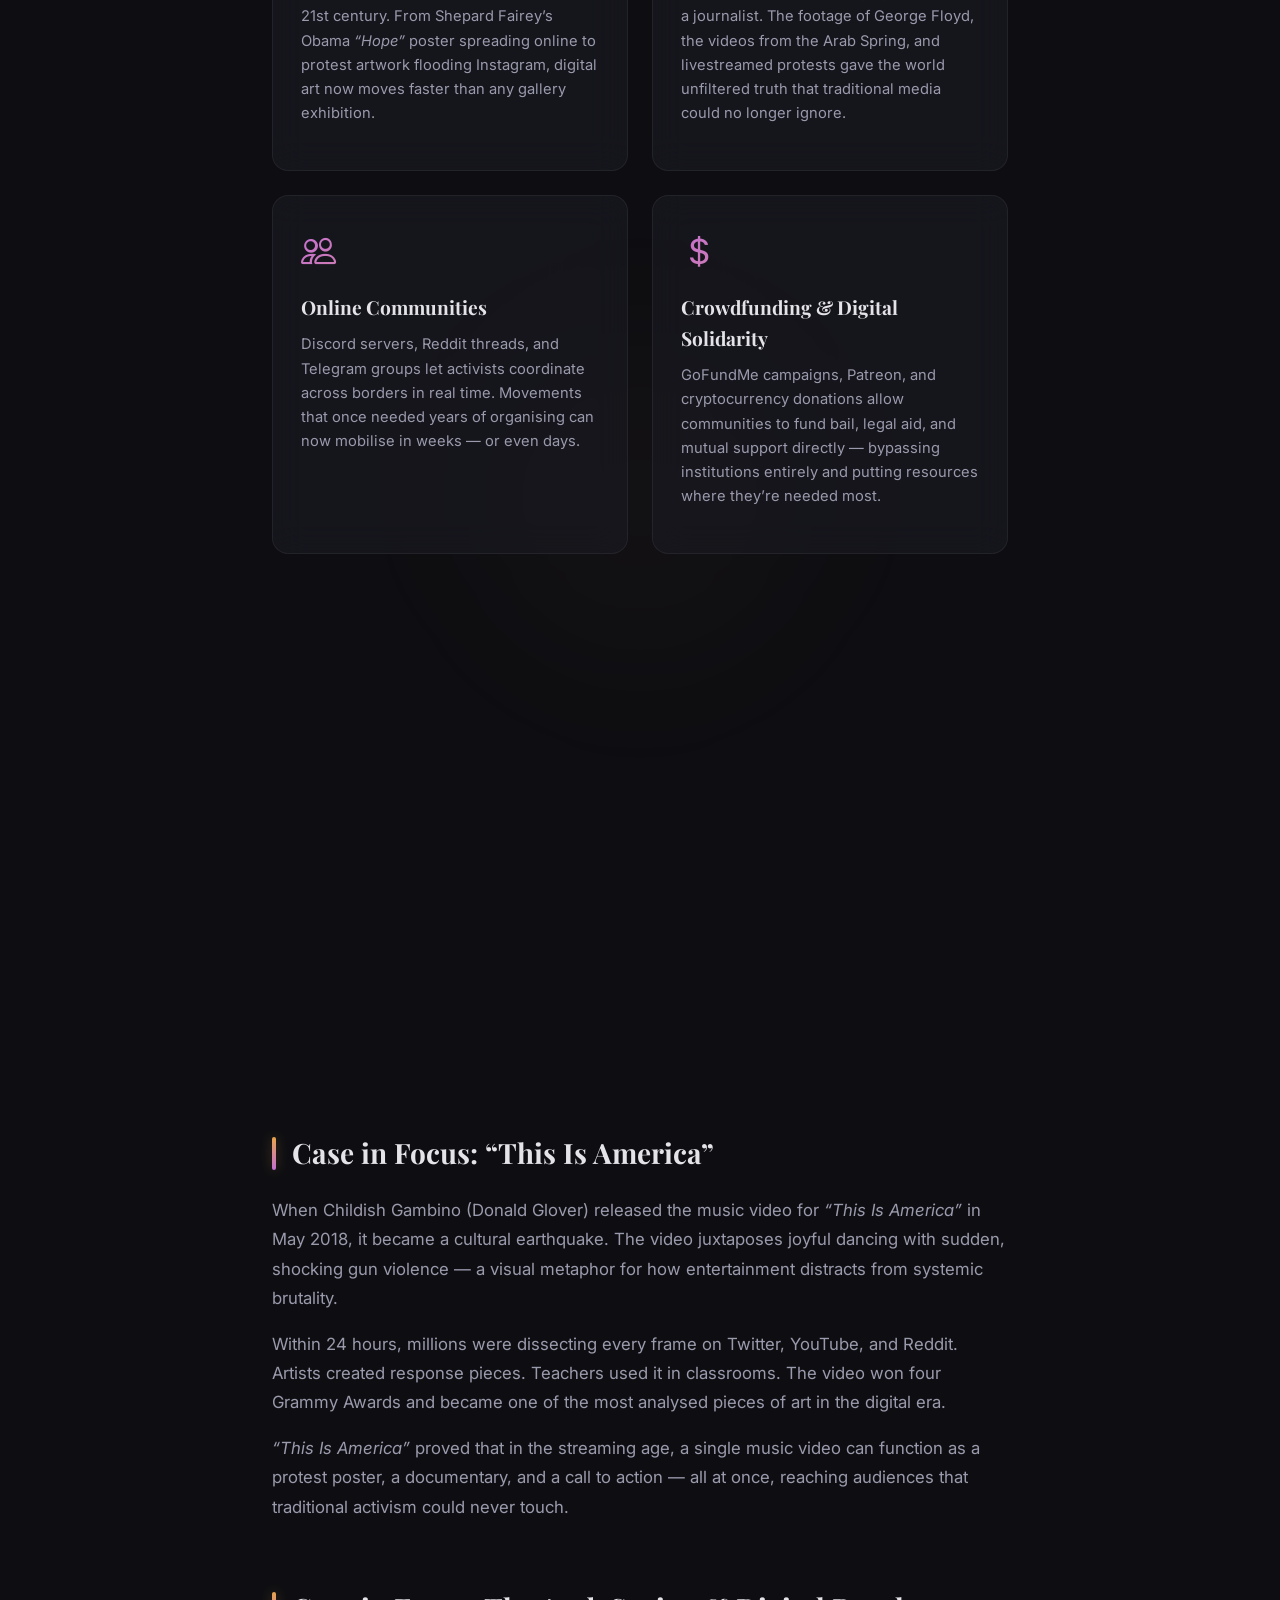
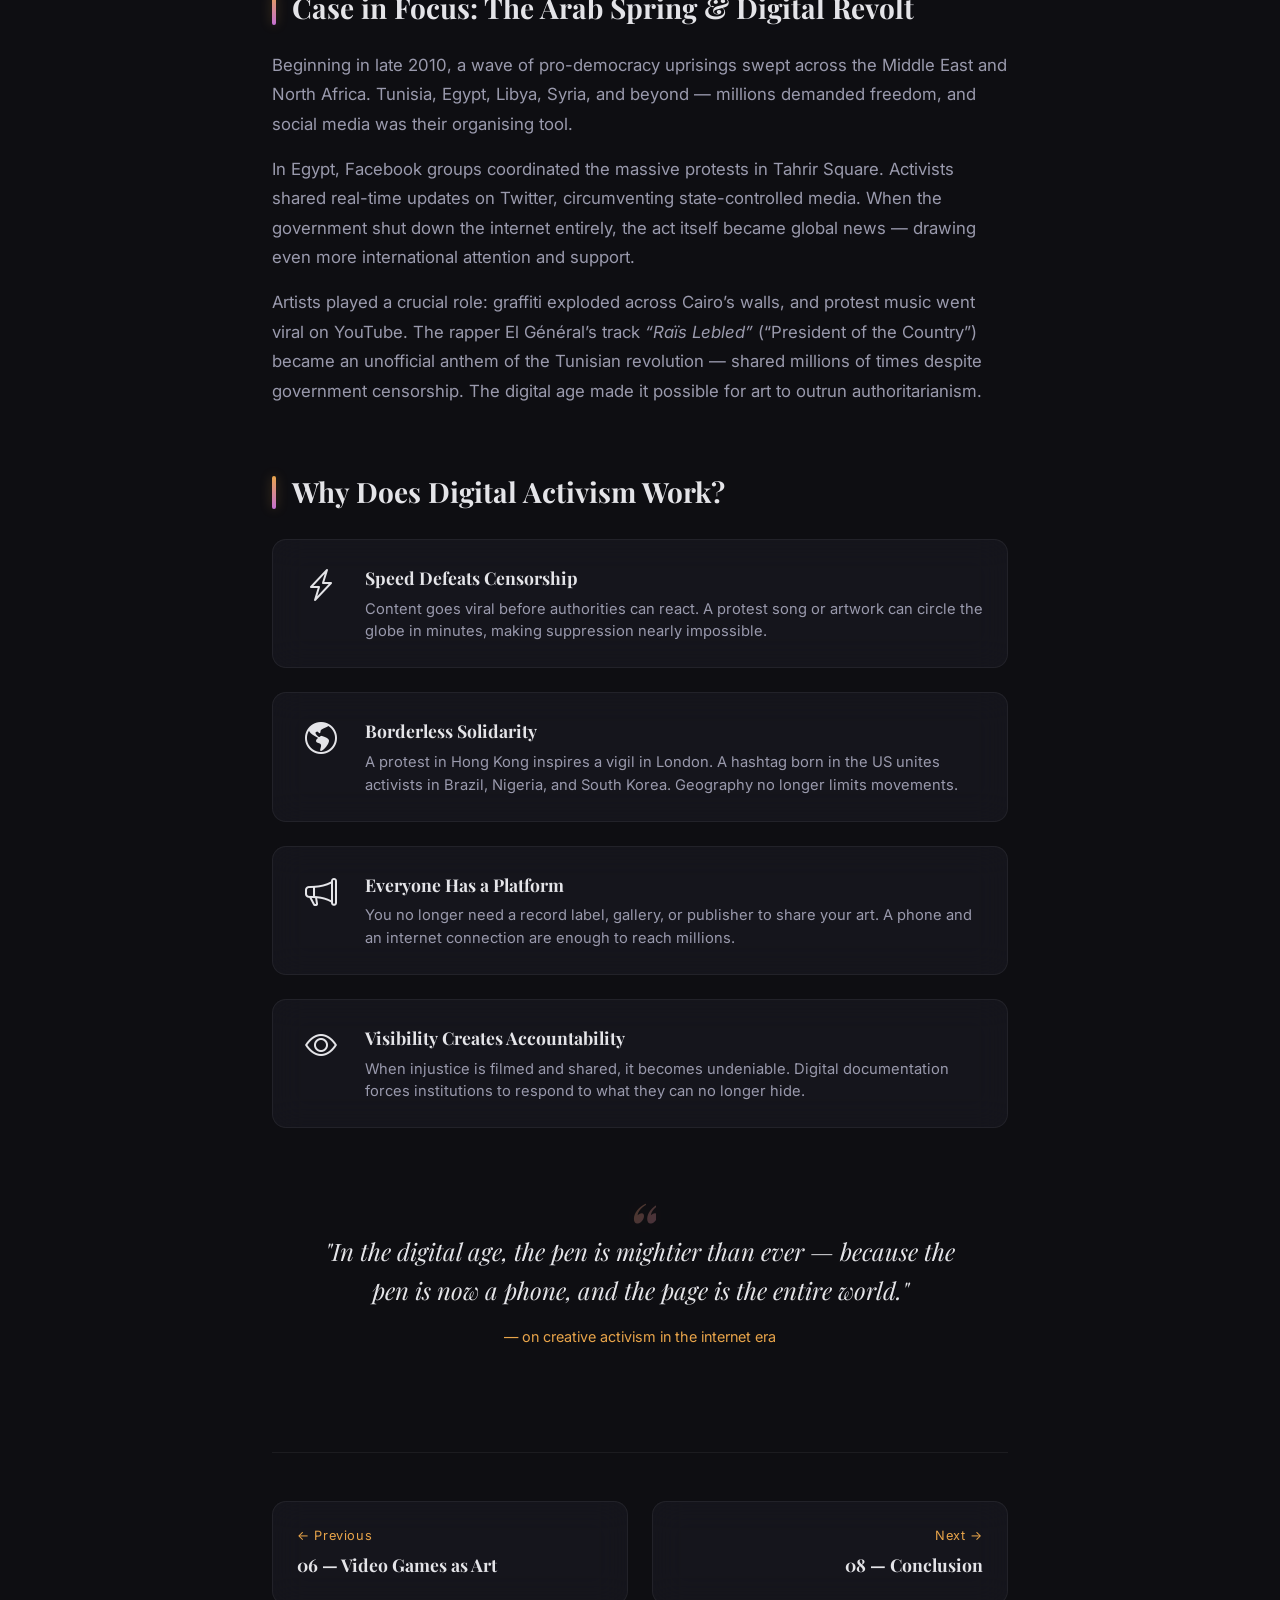
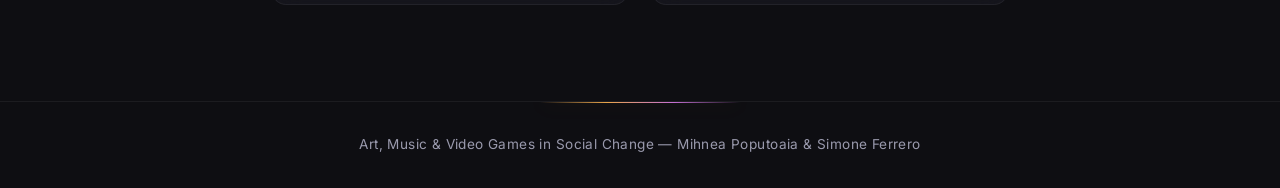
<file: 07-the-digital-age/the-digital-age.html>
<!DOCTYPE html>
<html lang="en">
<head>
    <meta charset="UTF-8">
    <meta name="viewport" content="width=device-width, initial-scale=1.0">
    <title>07 — The Digital Age | Art, Music &amp; Video Games in Social Change</title>
    <link rel="stylesheet" href="the-digital-age.css">
    <link rel="stylesheet" href="../shared-enhancements.css">
    <link rel="stylesheet" href="https://cdn.jsdelivr.net/npm/bootstrap-icons@1.11.3/font/bootstrap-icons.min.css">
    <link rel="preconnect" href="https://fonts.googleapis.com">
    <link rel="preconnect" href="https://fonts.gstatic.com" crossorigin>
    <link href="https://fonts.googleapis.com/css2?family=Playfair+Display:ital,wght@0,400;0,700;1,400&family=Inter:wght@300;400;500;600&display=swap" rel="stylesheet">
</head>
<body>

    <div class="scroll-progress-bar" id="scrollProgress"></div>
    <div class="noise-overlay"></div>

    <!-- Navigation -->
    <nav class="nav">
        <a href="../index.html" class="nav-back">&larr; Back to Contents</a>
        <span class="nav-section">07 &mdash; The Digital Age</span>
    </nav>

    <!-- Page Hero -->
    <header class="page-hero">
        <div class="page-hero-overlay"></div>
        <canvas id="constellation"></canvas>
        <div class="aurora">
            <div class="aurora-band aurora-1"></div>
            <div class="aurora-band aurora-2"></div>
            <div class="aurora-band aurora-3"></div>
        </div>
        <div class="floating-shapes" id="floatingShapes"></div>
        <div class="particles" id="particles"></div>
        <div class="page-hero-content">
            <span class="chapter-number">07</span>
            <h1 class="page-title">The Digital Age</h1>
            <p class="page-subtitle">How social media and streaming amplify creative activism today.</p>
        </div>
    </header>

    <!-- Content -->
    <main class="content">

        <!-- Opening -->
        <section class="text-block reveal">
            <h2>A Revolution in Reach</h2>
            <p>
                Before the internet, protest art lived on walls, in vinyl grooves, and on hand-printed
                posters. It was powerful &mdash; but local. A mural in Mexico City couldn&rsquo;t inspire a march in
                Seoul. A protest song recorded in a Lagos studio might never leave West Africa. The message
                was strong; the megaphone was small.
            </p>
            <p>
                The digital age changed everything. Today, a single tweet can ignite a global movement in hours.
                A thirty-second video can reshape public opinion overnight. Streaming platforms carry protest
                anthems to every corner of the world simultaneously. The barriers between creator and audience
                have dissolved &mdash; and with them, the ability of any government or institution to fully
                control the narrative.
            </p>
        </section>

        <!-- Gallery: Digital Activism Forms -->
        <section class="text-block reveal">
            <h2>How the Digital World Amplifies Activism</h2>
            <div class="gallery-grid">

                <div class="gallery-card">
                    <div class="gallery-card-icon"><i class="bi bi-hash"></i></div>
                    <h3>Hashtag Movements</h3>
                    <p>
                        From <em>#BlackLivesMatter</em> to <em>#MeToo</em> and <em>#FridaysForFuture</em>,
                        hashtags have become rallying cries that organise millions without a single
                        flyer being printed. They turn individual voices into collective thunder.
                    </p>
                </div>

                <div class="gallery-card">
                    <div class="gallery-card-icon"><i class="bi bi-music-note-list"></i></div>
                    <h3>Streaming &amp; Music Platforms</h3>
                    <p>
                        Spotify, Apple Music, and YouTube let protest music bypass traditional gatekeepers.
                        Childish Gambino&rsquo;s <em>&ldquo;This Is America&rdquo;</em> reached 100 million
                        views in days &mdash; a feat impossible in the era of radio censorship.
                    </p>
                </div>

                <div class="gallery-card">
                    <div class="gallery-card-icon"><i class="bi bi-image"></i></div>
                    <h3>Viral Art &amp; Memes</h3>
                    <p>
                        Memes are the political cartoons of the 21st century. From Shepard Fairey&rsquo;s
                        Obama <em>&ldquo;Hope&rdquo;</em> poster spreading online to protest artwork
                        flooding Instagram, digital art now moves faster than any gallery exhibition.
                    </p>
                </div>

                <div class="gallery-card">
                    <div class="gallery-card-icon"><i class="bi bi-camera-video"></i></div>
                    <h3>Citizen Journalism</h3>
                    <p>
                        Smartphones turned every bystander into a journalist. The footage of George Floyd,
                        the videos from the Arab Spring, and livestreamed protests gave the world unfiltered
                        truth that traditional media could no longer ignore.
                    </p>
                </div>

                <div class="gallery-card">
                    <div class="gallery-card-icon"><i class="bi bi-people"></i></div>
                    <h3>Online Communities</h3>
                    <p>
                        Discord servers, Reddit threads, and Telegram groups let activists coordinate
                        across borders in real time. Movements that once needed years of organising
                        can now mobilise in weeks &mdash; or even days.
                    </p>
                </div>

                <div class="gallery-card">
                    <div class="gallery-card-icon"><i class="bi bi-currency-dollar"></i></div>
                    <h3>Crowdfunding &amp; Digital Solidarity</h3>
                    <p>
                        GoFundMe campaigns, Patreon, and cryptocurrency donations allow communities to
                        fund bail, legal aid, and mutual support directly &mdash; bypassing institutions
                        entirely and putting resources where they&rsquo;re needed most.
                    </p>
                </div>

            </div>
        </section>

        <!-- Deep Dive: #BlackLivesMatter -->
        <section class="text-block reveal">
            <h2>Case in Focus: #BlackLivesMatter</h2>
            <p>
                The hashtag <em>#BlackLivesMatter</em> was created in 2013 by Alicia Garza, Patrisse Cullors,
                and Opal Tometi after the acquittal of Trayvon Martin&rsquo;s killer. But it was in the summer
                of 2020, following the murder of George Floyd, that the movement became the largest protest
                wave in United States history.
            </p>
            <p>
                Social media was the engine. The video of Floyd&rsquo;s death spread across every platform within
                hours. Artists responded instantly: murals appeared on streets worldwide, musicians released
                protest tracks, and illustrators flooded Instagram with powerful imagery. The hashtag was used
                over 47 million times on Twitter in just two weeks.
            </p>
            <p>
                What made this different from earlier civil rights struggles was <em>speed</em> and <em>scale</em>.
                In the 1960s, news footage of Selma took days to reach living rooms. In 2020, the world
                watched in real time. Art, music, and video multiplied the movement&rsquo;s emotional impact
                and made it impossible to look away.
            </p>
        </section>

        <!-- Deep Dive: This Is America -->
        <section class="text-block reveal">
            <h2>Case in Focus: &ldquo;This Is America&rdquo;</h2>
            <p>
                When Childish Gambino (Donald Glover) released the music video for <em>&ldquo;This Is
                America&rdquo;</em> in May 2018, it became a cultural earthquake. The video juxtaposes
                joyful dancing with sudden, shocking gun violence &mdash; a visual metaphor for how
                entertainment distracts from systemic brutality.
            </p>
            <p>
                Within 24 hours, millions were dissecting every frame on Twitter, YouTube, and Reddit.
                Artists created response pieces. Teachers used it in classrooms. The video won four Grammy
                Awards and became one of the most analysed pieces of art in the digital era.
            </p>
            <p>
                <em>&ldquo;This Is America&rdquo;</em> proved that in the streaming age, a single music video
                can function as a protest poster, a documentary, and a call to action &mdash; all at once,
                reaching audiences that traditional activism could never touch.
            </p>
        </section>

        <!-- Deep Dive: Arab Spring -->
        <section class="text-block reveal">
            <h2>Case in Focus: The Arab Spring &amp; Digital Revolt</h2>
            <p>
                Beginning in late 2010, a wave of pro-democracy uprisings swept across the Middle East and
                North Africa. Tunisia, Egypt, Libya, Syria, and beyond &mdash; millions demanded freedom,
                and social media was their organising tool.
            </p>
            <p>
                In Egypt, Facebook groups coordinated the massive protests in Tahrir Square. Activists
                shared real-time updates on Twitter, circumventing state-controlled media. When the
                government shut down the internet entirely, the act itself became global news &mdash;
                drawing even more international attention and support.
            </p>
            <p>
                Artists played a crucial role: graffiti exploded across Cairo&rsquo;s walls, and protest music
                went viral on YouTube. The rapper El G&eacute;n&eacute;ral&rsquo;s track <em>&ldquo;Ra&iuml;s
                Lebled&rdquo;</em> (&ldquo;President of the Country&rdquo;) became an unofficial anthem of the
                Tunisian revolution &mdash; shared millions of times despite government censorship. The digital
                age made it possible for art to outrun authoritarianism.
            </p>
        </section>

        <!-- Why Digital Activism Works -->
        <section class="text-block reveal">
            <h2>Why Does Digital Activism Work?</h2>
            <div class="key-points">
                <div class="key-point">
                    <span class="key-icon"><i class="bi bi-lightning-charge"></i></span>
                    <div>
                        <h3>Speed Defeats Censorship</h3>
                        <p>Content goes viral before authorities can react. A protest song or artwork can circle the globe in minutes, making suppression nearly impossible.</p>
                    </div>
                </div>
                <div class="key-point">
                    <span class="key-icon"><i class="bi bi-globe-americas"></i></span>
                    <div>
                        <h3>Borderless Solidarity</h3>
                        <p>A protest in Hong Kong inspires a vigil in London. A hashtag born in the US unites activists in Brazil, Nigeria, and South Korea. Geography no longer limits movements.</p>
                    </div>
                </div>
                <div class="key-point">
                    <span class="key-icon"><i class="bi bi-megaphone"></i></span>
                    <div>
                        <h3>Everyone Has a Platform</h3>
                        <p>You no longer need a record label, gallery, or publisher to share your art. A phone and an internet connection are enough to reach millions.</p>
                    </div>
                </div>
                <div class="key-point">
                    <span class="key-icon"><i class="bi bi-eye"></i></span>
                    <div>
                        <h3>Visibility Creates Accountability</h3>
                        <p>When injustice is filmed and shared, it becomes undeniable. Digital documentation forces institutions to respond to what they can no longer hide.</p>
                    </div>
                </div>
            </div>
        </section>

        <!-- Closing -->
        <section class="text-block reveal">
            <blockquote class="pull-quote">
                "In the digital age, the pen is mightier than ever &mdash; because the pen is now a phone, and the page is the entire world."
                <cite>&mdash; on creative activism in the internet era</cite>
            </blockquote>
        </section>

        <!-- Navigation -->
        <div class="page-nav reveal">
            <a href="../06-video-games-art/video-games-art.html" class="page-nav-link prev">
                <span class="page-nav-label">&larr; Previous</span>
                <span class="page-nav-title">06 &mdash; Video Games as Art</span>
            </a>
            <a href="../08-conclusion/conclusion.html" class="page-nav-link next">
                <span class="page-nav-label">Next &rarr;</span>
                <span class="page-nav-title">08 &mdash; Conclusion</span>
            </a>
        </div>

    </main>

    <!-- Footer -->
    <footer class="footer">
        <p>Art, Music &amp; Video Games in Social Change &mdash; Mihnea Poputoaia &amp; Simone Ferrero</p>
    </footer>

    <div class="cursor-glow" id="cursorGlow"></div>

    <script src="the-digital-age.js"></script>
    <script src="../shared-enhancements.js"></script>
</body>
</html>
</file>
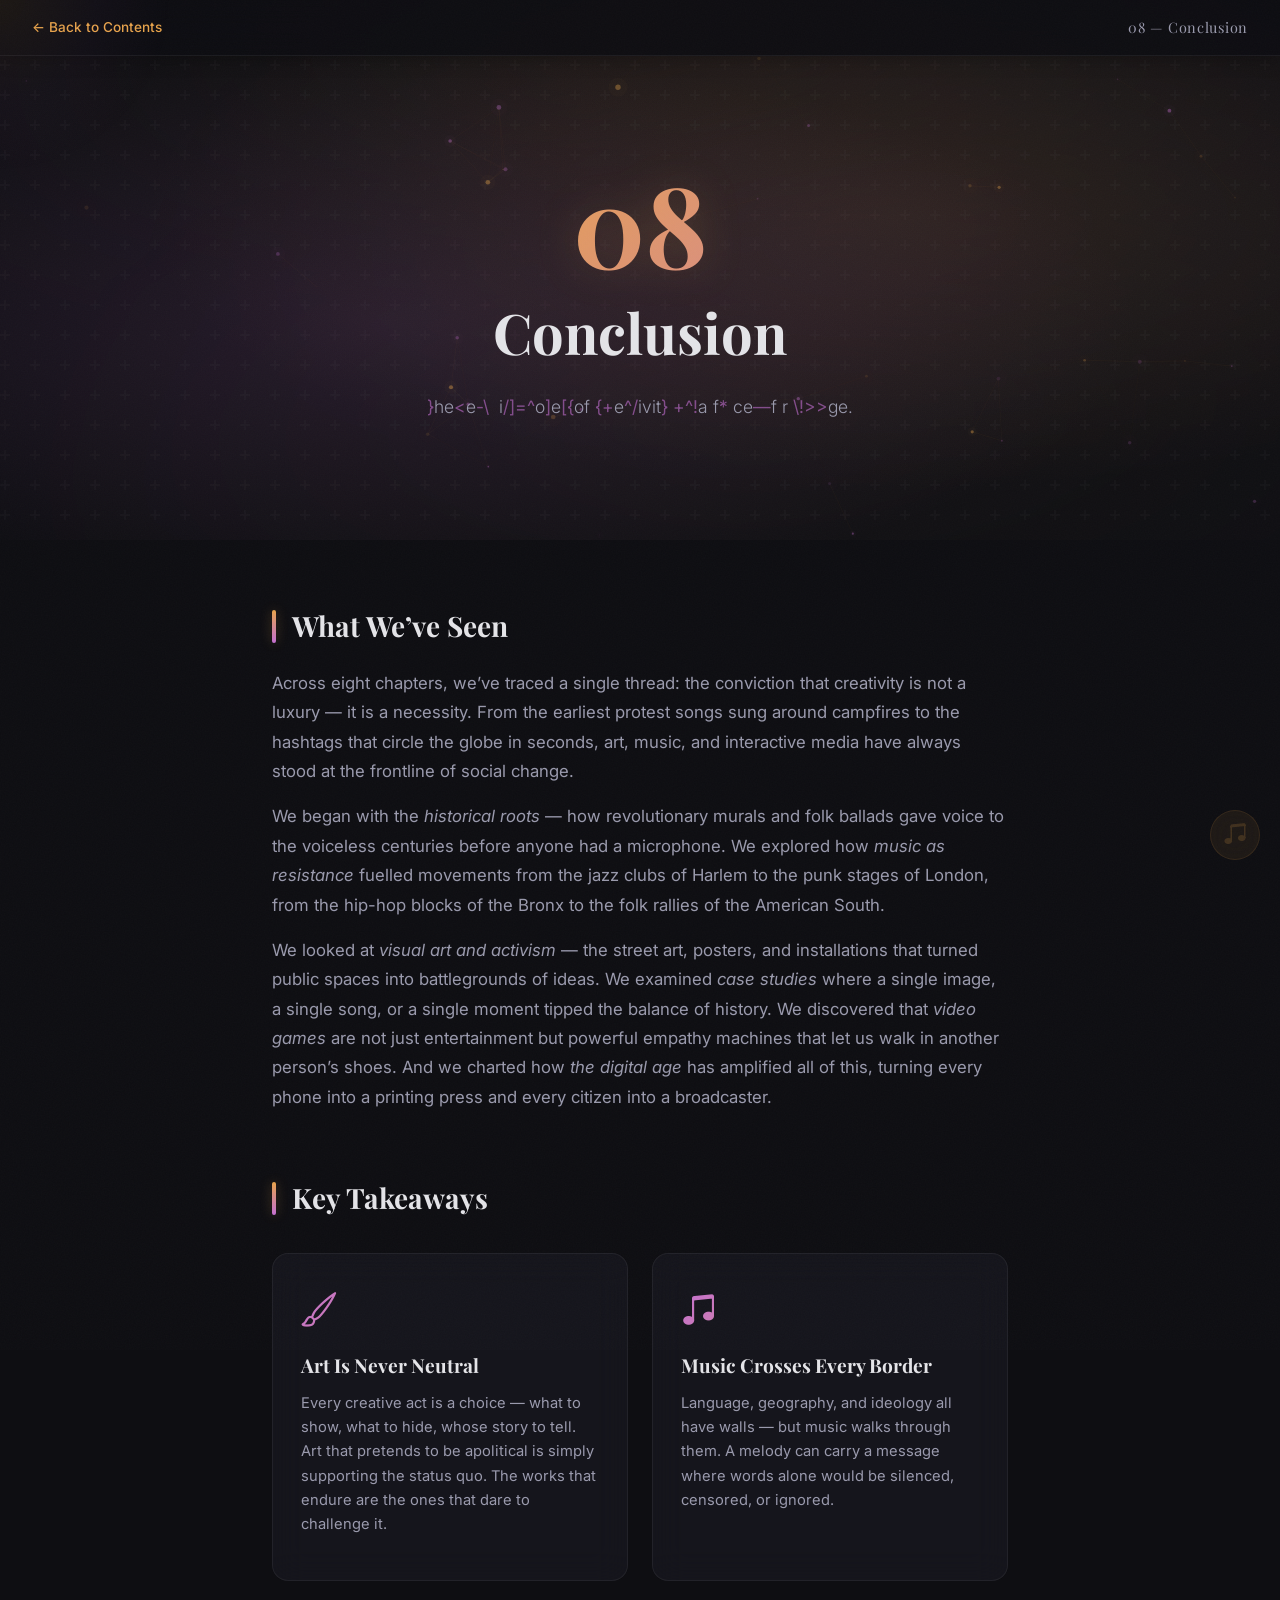
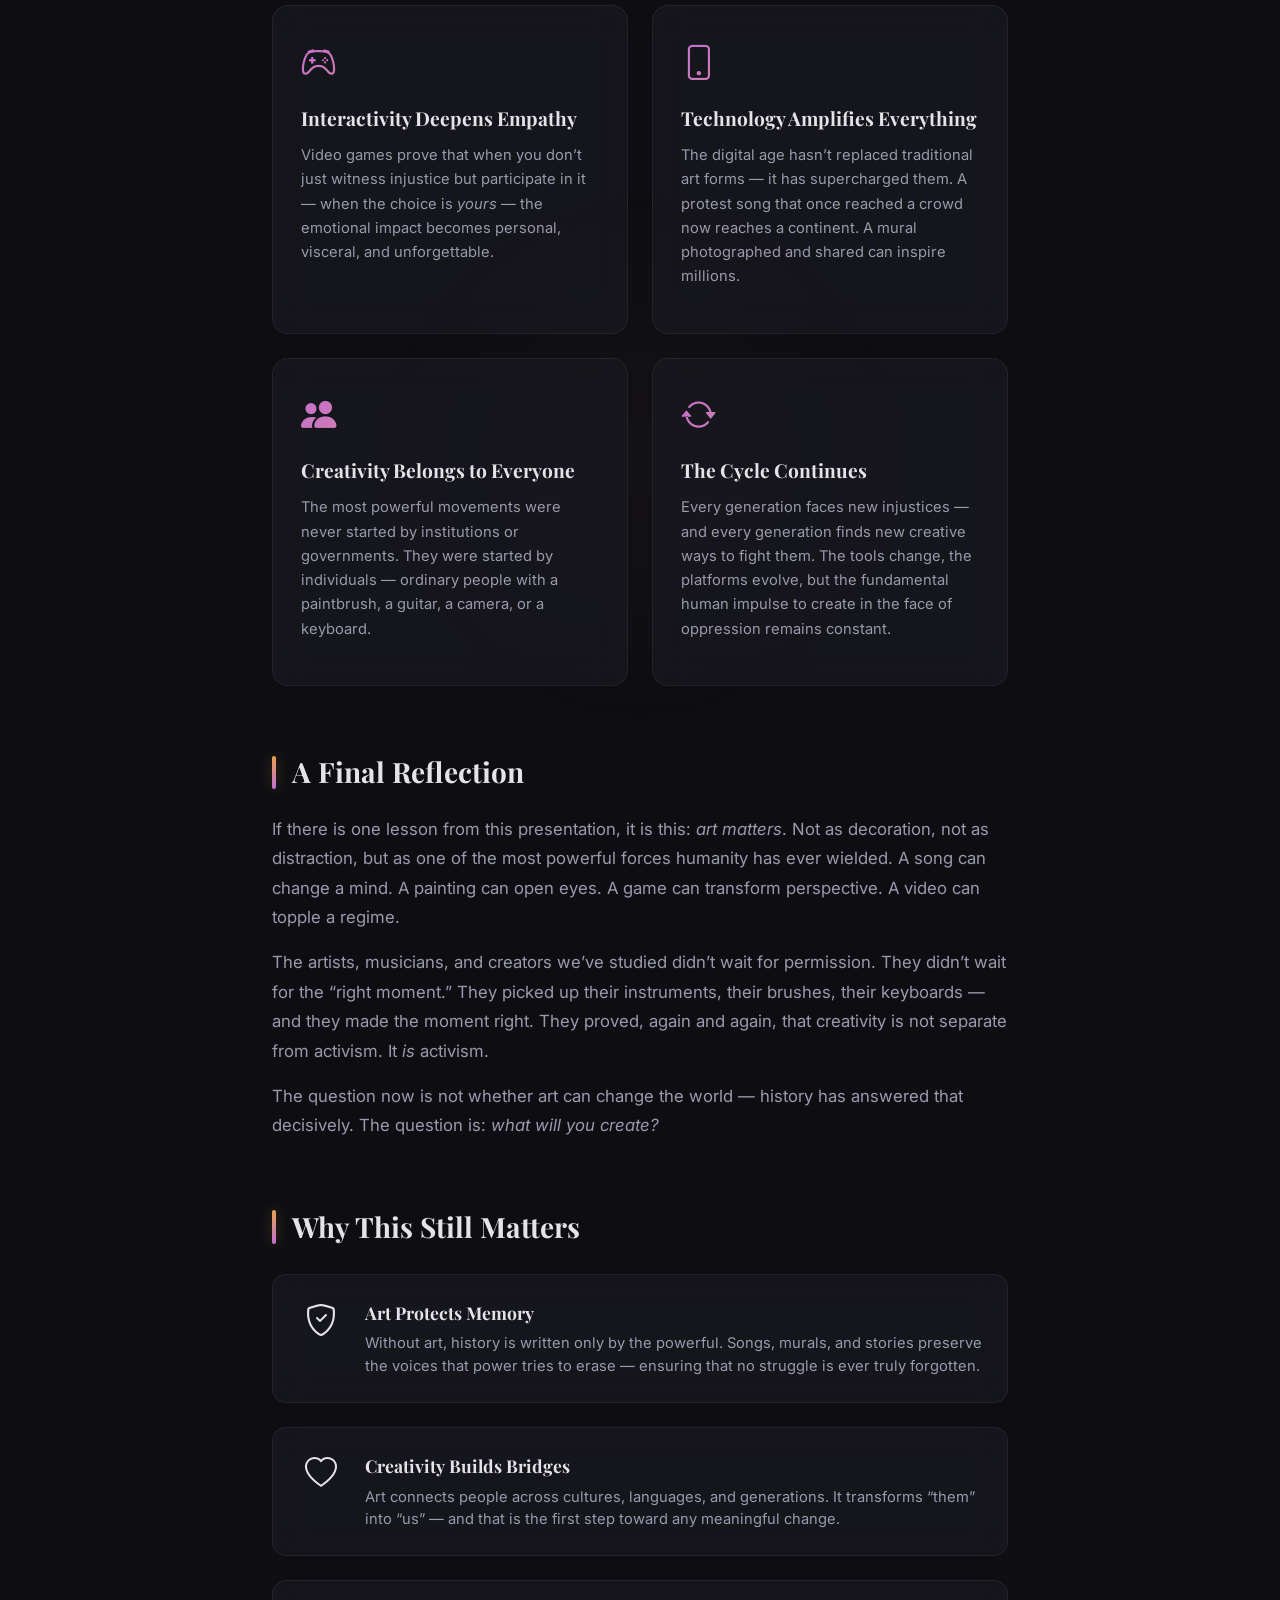
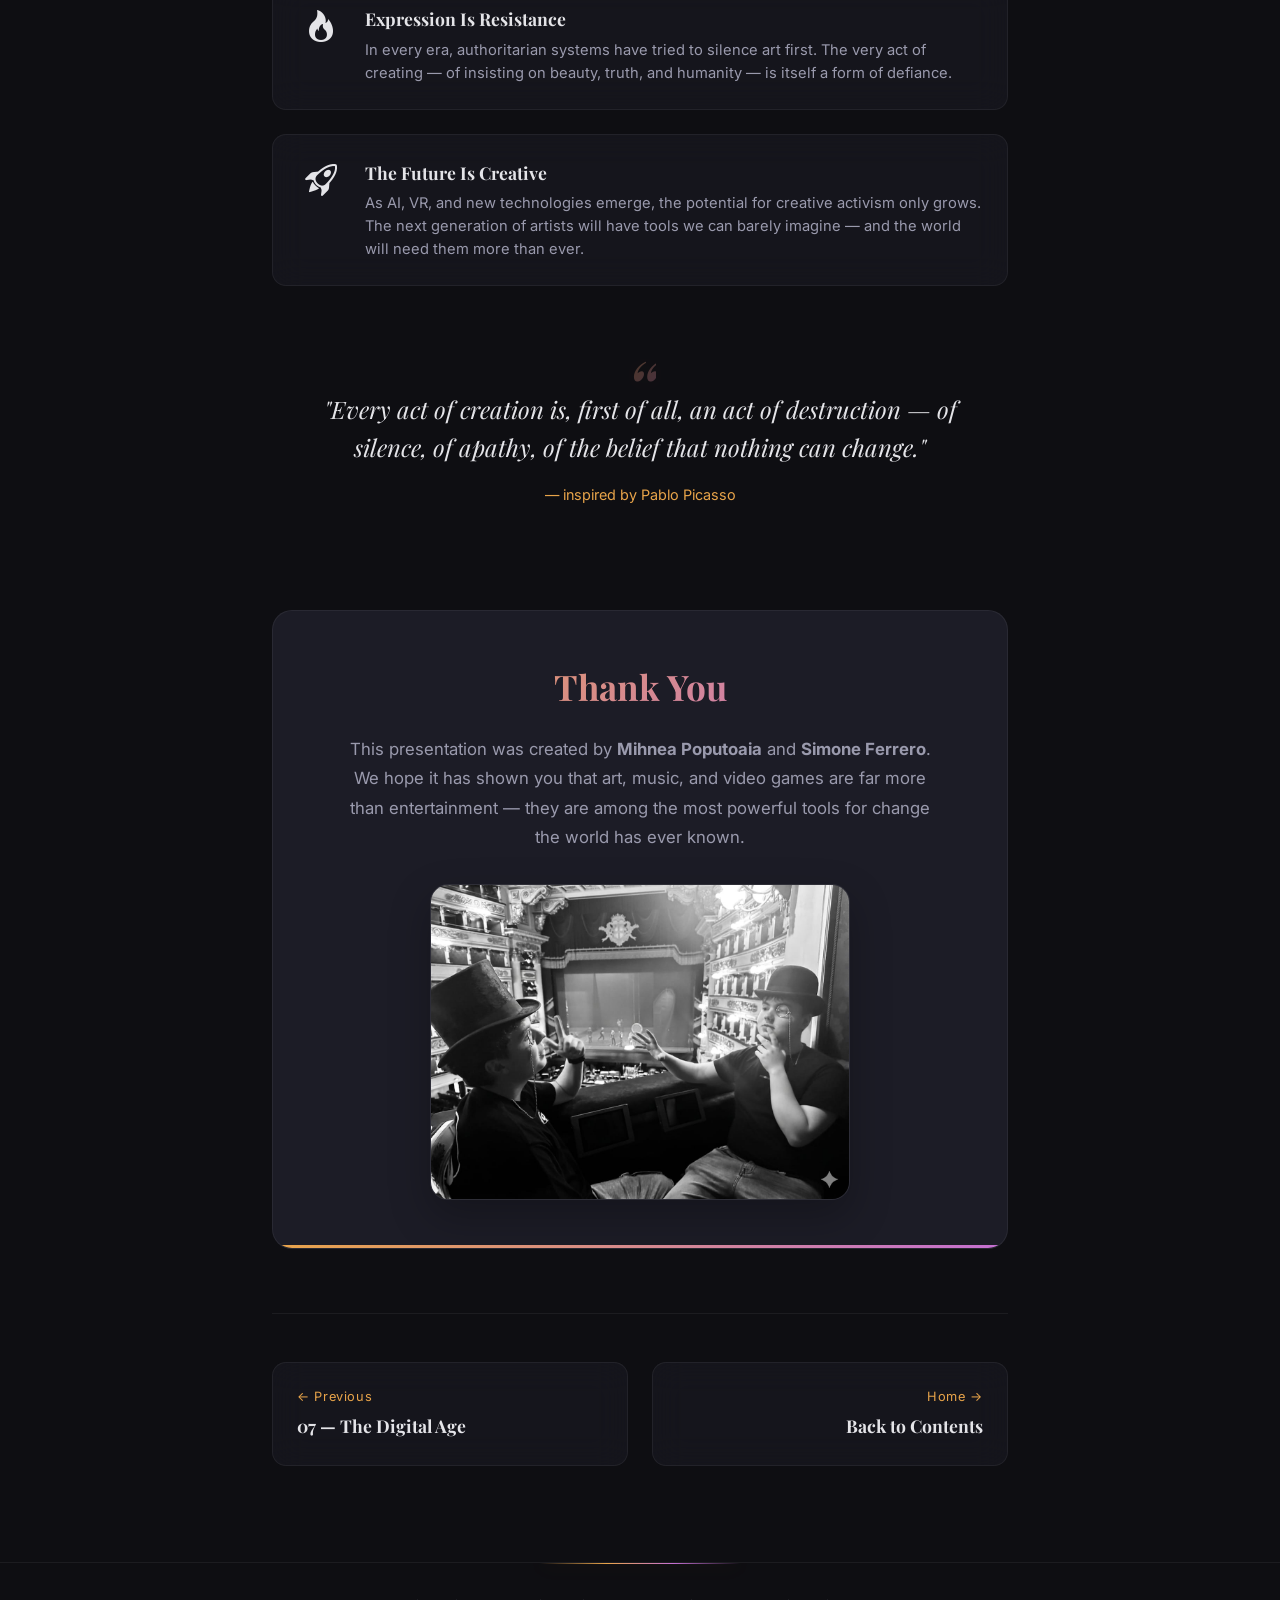
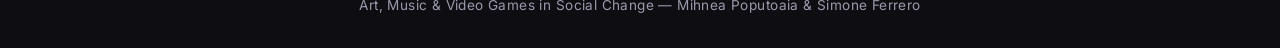
<file: 08-conclusion/conclusion.html>
<!DOCTYPE html>
<html lang="en">
<head>
    <meta charset="UTF-8">
    <meta name="viewport" content="width=device-width, initial-scale=1.0">
    <title>08 — Conclusion | Art, Music &amp; Video Games in Social Change</title>
    <link rel="stylesheet" href="conclusion.css">
    <link rel="stylesheet" href="../shared-enhancements.css">
    <link rel="stylesheet" href="https://cdn.jsdelivr.net/npm/bootstrap-icons@1.11.3/font/bootstrap-icons.min.css">
    <link rel="preconnect" href="https://fonts.googleapis.com">
    <link rel="preconnect" href="https://fonts.gstatic.com" crossorigin>
    <link href="https://fonts.googleapis.com/css2?family=Playfair+Display:ital,wght@0,400;0,700;1,400&family=Inter:wght@300;400;500;600&display=swap" rel="stylesheet">
</head>
<body>

    <div class="scroll-progress-bar" id="scrollProgress"></div>
    <div class="noise-overlay"></div>

    <!-- Navigation -->
    <nav class="nav">
        <a href="../index.html" class="nav-back">&larr; Back to Contents</a>
        <span class="nav-section">08 &mdash; Conclusion</span>
    </nav>

    <!-- Page Hero -->
    <header class="page-hero">
        <div class="page-hero-overlay"></div>
        <canvas id="constellation"></canvas>
        <div class="aurora">
            <div class="aurora-band aurora-1"></div>
            <div class="aurora-band aurora-2"></div>
            <div class="aurora-band aurora-3"></div>
        </div>
        <div class="floating-shapes" id="floatingShapes"></div>
        <div class="particles" id="particles"></div>
        <div class="page-hero-content">
            <span class="chapter-number">08</span>
            <h1 class="page-title">Conclusion</h1>
            <p class="page-subtitle">The enduring power of creativity as a force for change.</p>
        </div>
    </header>

    <!-- Content -->
    <main class="content">

        <!-- Opening -->
        <section class="text-block reveal">
            <h2>What We&rsquo;ve Seen</h2>
            <p>
                Across eight chapters, we&rsquo;ve traced a single thread: the conviction that creativity
                is not a luxury &mdash; it is a necessity. From the earliest protest songs sung around
                campfires to the hashtags that circle the globe in seconds, art, music, and interactive
                media have always stood at the frontline of social change.
            </p>
            <p>
                We began with the <em>historical roots</em> &mdash; how revolutionary murals and folk
                ballads gave voice to the voiceless centuries before anyone had a microphone. We explored
                how <em>music as resistance</em> fuelled movements from the jazz clubs of Harlem to the
                punk stages of London, from the hip-hop blocks of the Bronx to the folk rallies of the
                American South.
            </p>
            <p>
                We looked at <em>visual art and activism</em> &mdash; the street art, posters, and
                installations that turned public spaces into battlegrounds of ideas. We examined
                <em>case studies</em> where a single image, a single song, or a single moment tipped the
                balance of history. We discovered that <em>video games</em> are not just entertainment
                but powerful empathy machines that let us walk in another person&rsquo;s shoes. And we
                charted how <em>the digital age</em> has amplified all of this, turning every phone into
                a printing press and every citizen into a broadcaster.
            </p>
        </section>

        <!-- Key Takeaways -->
        <section class="text-block reveal">
            <h2>Key Takeaways</h2>
            <div class="gallery-grid">

                <div class="gallery-card">
                    <div class="gallery-card-icon"><i class="bi bi-brush"></i></div>
                    <h3>Art Is Never Neutral</h3>
                    <p>
                        Every creative act is a choice &mdash; what to show, what to hide, whose story to tell.
                        Art that pretends to be apolitical is simply supporting the status quo. The works that
                        endure are the ones that dare to challenge it.
                    </p>
                </div>

                <div class="gallery-card">
                    <div class="gallery-card-icon"><i class="bi bi-music-note-beamed"></i></div>
                    <h3>Music Crosses Every Border</h3>
                    <p>
                        Language, geography, and ideology all have walls &mdash; but music walks through them.
                        A melody can carry a message where words alone would be silenced, censored, or ignored.
                    </p>
                </div>

                <div class="gallery-card">
                    <div class="gallery-card-icon"><i class="bi bi-controller"></i></div>
                    <h3>Interactivity Deepens Empathy</h3>
                    <p>
                        Video games prove that when you don&rsquo;t just witness injustice but participate in
                        it &mdash; when the choice is <em>yours</em> &mdash; the emotional impact becomes
                        personal, visceral, and unforgettable.
                    </p>
                </div>

                <div class="gallery-card">
                    <div class="gallery-card-icon"><i class="bi bi-phone"></i></div>
                    <h3>Technology Amplifies Everything</h3>
                    <p>
                        The digital age hasn&rsquo;t replaced traditional art forms &mdash; it has supercharged
                        them. A protest song that once reached a crowd now reaches a continent. A mural
                        photographed and shared can inspire millions.
                    </p>
                </div>

                <div class="gallery-card">
                    <div class="gallery-card-icon"><i class="bi bi-people-fill"></i></div>
                    <h3>Creativity Belongs to Everyone</h3>
                    <p>
                        The most powerful movements were never started by institutions or governments. They
                        were started by individuals &mdash; ordinary people with a paintbrush, a guitar,
                        a camera, or a keyboard.
                    </p>
                </div>

                <div class="gallery-card">
                    <div class="gallery-card-icon"><i class="bi bi-arrow-repeat"></i></div>
                    <h3>The Cycle Continues</h3>
                    <p>
                        Every generation faces new injustices &mdash; and every generation finds new creative
                        ways to fight them. The tools change, the platforms evolve, but the fundamental human
                        impulse to create in the face of oppression remains constant.
                    </p>
                </div>

            </div>
        </section>

        <!-- Reflection -->
        <section class="text-block reveal">
            <h2>A Final Reflection</h2>
            <p>
                If there is one lesson from this presentation, it is this: <em>art matters</em>. Not as
                decoration, not as distraction, but as one of the most powerful forces humanity has ever
                wielded. A song can change a mind. A painting can open eyes. A game can transform perspective.
                A video can topple a regime.
            </p>
            <p>
                The artists, musicians, and creators we&rsquo;ve studied didn&rsquo;t wait for permission.
                They didn&rsquo;t wait for the &ldquo;right moment.&rdquo; They picked up their instruments,
                their brushes, their keyboards &mdash; and they made the moment right. They proved, again
                and again, that creativity is not separate from activism. It <em>is</em> activism.
            </p>
            <p>
                The question now is not whether art can change the world &mdash; history has answered that
                decisively. The question is: <em>what will you create?</em>
            </p>
        </section>

        <!-- Why It Matters -->
        <section class="text-block reveal">
            <h2>Why This Still Matters</h2>
            <div class="key-points">
                <div class="key-point">
                    <span class="key-icon"><i class="bi bi-shield-check"></i></span>
                    <div>
                        <h3>Art Protects Memory</h3>
                        <p>Without art, history is written only by the powerful. Songs, murals, and stories preserve the voices that power tries to erase &mdash; ensuring that no struggle is ever truly forgotten.</p>
                    </div>
                </div>
                <div class="key-point">
                    <span class="key-icon"><i class="bi bi-heart"></i></span>
                    <div>
                        <h3>Creativity Builds Bridges</h3>
                        <p>Art connects people across cultures, languages, and generations. It transforms &ldquo;them&rdquo; into &ldquo;us&rdquo; &mdash; and that is the first step toward any meaningful change.</p>
                    </div>
                </div>
                <div class="key-point">
                    <span class="key-icon"><i class="bi bi-fire"></i></span>
                    <div>
                        <h3>Expression Is Resistance</h3>
                        <p>In every era, authoritarian systems have tried to silence art first. The very act of creating &mdash; of insisting on beauty, truth, and humanity &mdash; is itself a form of defiance.</p>
                    </div>
                </div>
                <div class="key-point">
                    <span class="key-icon"><i class="bi bi-rocket-takeoff"></i></span>
                    <div>
                        <h3>The Future Is Creative</h3>
                        <p>As AI, VR, and new technologies emerge, the potential for creative activism only grows. The next generation of artists will have tools we can barely imagine &mdash; and the world will need them more than ever.</p>
                    </div>
                </div>
            </div>
        </section>

        <!-- Closing Quote -->
        <section class="text-block reveal">
            <blockquote class="pull-quote">
                "Every act of creation is, first of all, an act of destruction &mdash; of silence, of apathy, of the belief that nothing can change."
                <cite>&mdash; inspired by Pablo Picasso</cite>
            </blockquote>
        </section>

        <!-- Thank You -->
        <section class="text-block thank-you-block reveal">
            <h2>Thank You</h2>
            <p>
                This presentation was created by <strong>Mihnea Poputoaia</strong> and <strong>Simone Ferrero</strong>.
                We hope it has shown you that art, music, and video games are far more than entertainment &mdash;
                they are among the most powerful tools for change the world has ever known.
            </p>
            <a href="https://minerifystocks.netlify.app/" target="_blank" rel="noopener noreferrer">
                <img class="thank-you-image" src="/img/authors.jpeg" alt="Authors Mihnea Poputoaia and Simone Ferrero">
            </a>
        </section>

        <!-- Navigation -->
        <div class="page-nav reveal">
            <a href="../07-the-digital-age/the-digital-age.html" class="page-nav-link prev">
                <span class="page-nav-label">&larr; Previous</span>
                <span class="page-nav-title">07 &mdash; The Digital Age</span>
            </a>
            <a href="../index.html" class="page-nav-link next">
                <span class="page-nav-label">Home &rarr;</span>
                <span class="page-nav-title">Back to Contents</span>
            </a>
        </div>

    </main>

    <!-- Footer -->
    <footer class="footer">
        <p>Art, Music &amp; Video Games in Social Change &mdash; Mihnea Poputoaia &amp; Simone Ferrero</p>
    </footer>

    <div class="cursor-glow" id="cursorGlow"></div>

    <script src="conclusion.js"></script>
    <script src="../shared-enhancements.js"></script>
</body>
</html>
</file>
<file: index.css>
/* ===== Reset & Base ===== */
*, *::before, *::after {
    margin: 0;
    padding: 0;
    box-sizing: border-box;
}

:root {
    --clr-bg: #0e0e12;
    --clr-surface: #16161d;
    --clr-card: #1c1c26;
    --clr-accent: #e8a44a;
    --clr-accent-alt: #c46fd3;
    --clr-text: #e4e4e8;
    --clr-text-muted: #9a9aad;
    --clr-border: rgba(255, 255, 255, 0.06);
    --font-display: 'Playfair Display', Georgia, serif;
    --font-body: 'Inter', system-ui, sans-serif;
}

html {
    scroll-behavior: smooth;
}

body {
    font-family: var(--font-body);
    background: var(--clr-bg);
    color: var(--clr-text);
    line-height: 1.6;
    -webkit-font-smoothing: antialiased;
}

a {
    text-decoration: none;
    color: inherit;
}

/* ===== Hero Section ===== */
.hero {
    position: relative;
    min-height: 100vh;
    display: flex;
    align-items: center;
    justify-content: center;
    text-align: center;
    overflow: hidden;
    background:
        radial-gradient(ellipse at 20% 50%, rgba(196, 111, 211, 0.15) 0%, transparent 60%),
        radial-gradient(ellipse at 80% 50%, rgba(232, 164, 74, 0.12) 0%, transparent 60%),
        var(--clr-bg);
}

/* Animated moving gradient blobs */
.hero::before,
.hero::after {
    content: '';
    position: absolute;
    border-radius: 50%;
    filter: blur(80px);
    opacity: 0.4;
    animation: blobDrift 12s ease-in-out infinite alternate;
    pointer-events: none;
}

.hero::before {
    width: 500px;
    height: 500px;
    background: radial-gradient(circle, rgba(232, 164, 74, 0.3), transparent 70%);
    top: -10%;
    right: -5%;
    animation-duration: 14s;
}

.hero::after {
    width: 400px;
    height: 400px;
    background: radial-gradient(circle, rgba(196, 111, 211, 0.3), transparent 70%);
    bottom: -10%;
    left: -5%;
    animation-duration: 10s;
    animation-delay: -5s;
}

@keyframes blobDrift {
    0% { transform: translate(0, 0) scale(1); }
    33% { transform: translate(40px, -30px) scale(1.1); }
    66% { transform: translate(-20px, 20px) scale(0.95); }
    100% { transform: translate(30px, -10px) scale(1.05); }
}

.hero-overlay {
    position: absolute;
    inset: 0;
    background: url("data:image/svg+xml,%3Csvg width='60' height='60' viewBox='0 0 60 60' xmlns='http://www.w3.org/2000/svg'%3E%3Cg fill='none' fill-rule='evenodd'%3E%3Cg fill='%23ffffff' fill-opacity='0.02'%3E%3Cpath d='M36 34v-4h-2v4h-4v2h4v4h2v-4h4v-2h-4zm0-30V0h-2v4h-4v2h4v4h2V6h4V4h-4zM6 34v-4H4v4H0v2h4v4h2v-4h4v-2H6zM6 4V0H4v4H0v2h4v4h2V6h4V4H6z'/%3E%3C/g%3E%3C/g%3E%3C/svg%3E");
    pointer-events: none;
}

/* Floating particles container */
.particles {
    position: absolute;
    inset: 0;
    pointer-events: none;
    overflow: hidden;
    z-index: 0;
}

.particle {
    position: absolute;
    border-radius: 50%;
    opacity: 0;
    animation: particleFloat linear infinite;
}

@keyframes particleFloat {
    0% {
        opacity: 0;
        transform: translateY(100vh) scale(0);
    }
    10% {
        opacity: 1;
    }
    90% {
        opacity: 1;
    }
    100% {
        opacity: 0;
        transform: translateY(-20vh) scale(1);
    }
}

.hero-content {
    position: relative;
    z-index: 1;
    max-width: 820px;
    padding: 2rem;
}

/* ===== Hero Entrance Animations ===== */
.hero-tagline {
    font-size: 0.85rem;
    font-weight: 500;
    letter-spacing: 0.25em;
    text-transform: uppercase;
    color: var(--clr-accent);
    margin-bottom: 1.25rem;
    opacity: 0;
    animation: fadeSlideDown 0.8s ease forwards 0.3s;
}

.hero-title {
    font-family: var(--font-display);
    font-size: clamp(2.4rem, 5.5vw, 4.2rem);
    font-weight: 700;
    line-height: 1.15;
    margin-bottom: 1.5rem;
    opacity: 0;
    animation: fadeScaleIn 1s ease forwards 0.7s;
}

.hero-title .accent {
    background: linear-gradient(135deg, var(--clr-accent), var(--clr-accent-alt));
    background-size: 200% 200%;
    -webkit-background-clip: text;
    -webkit-text-fill-color: transparent;
    background-clip: text;
    animation: gradientShift 4s ease-in-out infinite;
}

@keyframes gradientShift {
    0%, 100% { background-position: 0% 50%; }
    50% { background-position: 100% 50%; }
}

.hero-subtitle {
    font-size: 1.15rem;
    color: var(--clr-text-muted);
    max-width: 600px;
    margin: 0 auto 1.2rem;
    font-weight: 300;
    opacity: 0;
    animation: fadeSlideUp 0.8s ease forwards 1.1s;
}

.hero-authors {
    font-size: 0.95rem;
    color: var(--clr-accent);
    font-weight: 400;
    letter-spacing: 0.04em;
    margin-bottom: 2.5rem;
    opacity: 0;
    animation: fadeSlideUp 0.8s ease forwards 1.3s;
}

.hero-authors .rgb-text {
    background: linear-gradient(270deg, #ff2d55, #ff9500, #34c759, #5ac8fa, #5856d6, #ff2d55);
    background-size: 400% 100%;
    -webkit-background-clip: text;
    -webkit-text-fill-color: transparent;
    background-clip: text;
    animation: rgbTextMove 4s linear infinite;
}

@keyframes rgbTextMove {
    0% {
        background-position: 0% 50%;
    }
    50% {
        background-position: 100% 50%;
    }
    100% {
        background-position: 0% 50%;
    }
}

.hero-cta {
    display: inline-block;
    padding: 0.85rem 2.4rem;
    border: 1.5px solid var(--clr-accent);
    border-radius: 50px;
    font-size: 0.9rem;
    font-weight: 500;
    letter-spacing: 0.05em;
    color: var(--clr-accent);
    transition: all 0.4s cubic-bezier(0.25, 0.46, 0.45, 0.94);
    opacity: 0;
    animation: fadeSlideUp 0.8s ease forwards 1.5s;
    position: relative;
    overflow: hidden;
}

.hero-cta::before {
    content: '';
    position: absolute;
    top: 50%;
    left: 50%;
    width: 0;
    height: 0;
    background: var(--clr-accent);
    border-radius: 50%;
    transform: translate(-50%, -50%);
    transition: width 0.6s ease, height 0.6s ease;
    z-index: -1;
}

.hero-cta:hover::before {
    width: 300px;
    height: 300px;
}

.hero-cta:hover {
    color: var(--clr-bg);
    border-color: var(--clr-accent);
    box-shadow: 0 0 40px rgba(232, 164, 74, 0.4), 0 0 80px rgba(232, 164, 74, 0.15);
    transform: scale(1.05);
}

.hero-cta:active {
    transform: scale(0.97);
}

/* Entrance keyframes */
@keyframes fadeSlideDown {
    from { opacity: 0; transform: translateY(-25px); }
    to   { opacity: 1; transform: translateY(0); }
}

@keyframes fadeSlideUp {
    from { opacity: 0; transform: translateY(25px); }
    to   { opacity: 1; transform: translateY(0); }
}

@keyframes fadeScaleIn {
    from { opacity: 0; transform: scale(0.9); }
    to   { opacity: 1; transform: scale(1); }
}

.scroll-indicator {
    position: absolute;
    bottom: 2rem;
    left: 50%;
    transform: translateX(-50%);
    font-size: 1.5rem;
    color: var(--clr-text-muted);
    opacity: 0;
    animation: bounce 2s infinite 2.2s, fadeIn 0.5s ease forwards 2.2s;
}

@keyframes bounce {
    0%, 100% { transform: translateX(-50%) translateY(0); }
    50% { transform: translateX(-50%) translateY(10px); }
}

@keyframes fadeIn {
    to { opacity: 0.5; }
}

/* ===== Table of Contents ===== */
.toc-section {
    max-width: 1100px;
    margin: 0 auto;
    padding: 6rem 2rem 8rem;
}

.section-heading {
    font-family: var(--font-display);
    font-size: 2.2rem;
    text-align: center;
    margin-bottom: 3.5rem;
    position: relative;
    opacity: 0;
    transform: translateY(20px);
    transition: opacity 0.8s ease, transform 0.8s ease;
}

.section-heading.visible {
    opacity: 1;
    transform: translateY(0);
}

.section-heading::after {
    content: '';
    display: block;
    width: 0;
    height: 3px;
    background: linear-gradient(90deg, var(--clr-accent), var(--clr-accent-alt));
    margin: 0.75rem auto 0;
    border-radius: 2px;
    transition: width 0.8s ease 0.3s;
}

.section-heading.visible::after {
    width: 60px;
}

.toc-grid {
    display: grid;
    grid-template-columns: repeat(auto-fill, minmax(300px, 1fr));
    gap: 1.5rem;
}

.toc-card {
    position: relative;
    border-radius: 16px;
    background: var(--clr-card);
    border: 1px solid var(--clr-border);
    overflow: hidden;
    transition: transform 0.4s cubic-bezier(0.25, 0.46, 0.45, 0.94),
                box-shadow 0.4s ease,
                border-color 0.4s ease;
    cursor: pointer;
}

.toc-card:hover {
    transform: translateY(-8px) scale(1.02);
    border-color: rgba(232, 164, 74, 0.3);
    box-shadow:
        0 20px 60px rgba(0, 0, 0, 0.4),
        0 0 30px rgba(232, 164, 74, 0.08);
}

/* Animated top gradient bar */
.toc-card::before {
    content: '';
    position: absolute;
    top: 0;
    left: 0;
    right: 0;
    height: 3px;
    background: linear-gradient(90deg, var(--clr-accent), var(--clr-accent-alt), var(--clr-accent));
    background-size: 200% 100%;
    opacity: 0;
    transition: opacity 0.4s ease;
    animation: shimmer 2s linear infinite;
}

@keyframes shimmer {
    0% { background-position: -200% 0; }
    100% { background-position: 200% 0; }
}

.toc-card:hover::before {
    opacity: 1;
}

/* Glow effect on hover */
.toc-card::after {
    content: '';
    position: absolute;
    inset: 0;
    border-radius: 16px;
    background: radial-gradient(circle at var(--mouse-x, 50%) var(--mouse-y, 50%), rgba(232, 164, 74, 0.08), transparent 60%);
    opacity: 0;
    transition: opacity 0.4s ease;
    pointer-events: none;
}

.toc-card:hover::after {
    opacity: 1;
}

.toc-card-inner {
    padding: 2rem;
    position: relative;
    z-index: 1;
}

.toc-number {
    display: block;
    font-family: var(--font-display);
    font-size: 2.5rem;
    font-weight: 700;
    background: linear-gradient(135deg, var(--clr-accent), var(--clr-accent-alt));
    background-size: 200% 200%;
    -webkit-background-clip: text;
    -webkit-text-fill-color: transparent;
    background-clip: text;
    margin-bottom: 0.75rem;
    line-height: 1;
    transition: transform 0.3s ease;
}

.toc-card:hover .toc-number {
    transform: scale(1.1);
    animation: gradientShift 2s ease-in-out infinite;
}

.toc-card h3 {
    font-family: var(--font-display);
    font-size: 1.25rem;
    font-weight: 700;
    margin-bottom: 0.5rem;
    transition: color 0.3s ease;
}

.toc-card:hover h3 {
    color: var(--clr-accent);
}

.toc-card p {
    font-size: 0.9rem;
    color: var(--clr-text-muted);
    font-weight: 300;
    line-height: 1.5;
    transition: color 0.3s ease;
}

.toc-card:hover p {
    color: var(--clr-text);
}

/* ===== Footer ===== */
.footer {
    text-align: center;
    padding: 2rem;
    border-top: 1px solid var(--clr-border);
    color: var(--clr-text-muted);
    font-size: 0.85rem;
    letter-spacing: 0.03em;
    opacity: 0;
    transform: translateY(10px);
    transition: opacity 0.6s ease, transform 0.6s ease;
}

.footer.visible {
    opacity: 1;
    transform: translateY(0);
}

/* ===== Custom Cursor Glow ===== */
.cursor-glow {
    position: fixed;
    width: 300px;
    height: 300px;
    border-radius: 50%;
    background: radial-gradient(circle, rgba(232, 164, 74, 0.06), transparent 70%);
    pointer-events: none;
    transform: translate(-50%, -50%);
    z-index: 9999;
    transition: opacity 0.3s ease;
    opacity: 0;
}

body:hover .cursor-glow {
    opacity: 1;
}

/* ===== Smooth reveal utilities ===== */
.reveal {
    opacity: 0;
    transform: translateY(40px);
    transition: opacity 0.7s cubic-bezier(0.25, 0.46, 0.45, 0.94),
                transform 0.7s cubic-bezier(0.25, 0.46, 0.45, 0.94);
}

.reveal.visible {
    opacity: 1;
    transform: translateY(0);
}

/* ===== Responsive ===== */
@media (max-width: 600px) {
    .toc-grid {
        grid-template-columns: 1fr;
    }

    .hero-title {
        font-size: 2rem;
    }

    .toc-section {
        padding: 4rem 1.25rem 5rem;
    }
}

/* ===== SCROLL PROGRESS BAR ===== */
.scroll-progress-bar {
    position: fixed;
    top: 0;
    left: 0;
    height: 3px;
    width: 0%;
    background: linear-gradient(90deg, var(--clr-accent), var(--clr-accent-alt), var(--clr-accent));
    background-size: 200% 100%;
    animation: shimmer 2s linear infinite;
    z-index: 10000;
    box-shadow: 0 0 12px rgba(232, 164, 74, 0.6), 0 0 30px rgba(232, 164, 74, 0.2);
}

/* ===== NOISE OVERLAY ===== */
.noise-overlay {
    position: fixed;
    inset: -50%;
    width: 200%;
    height: 200%;
    z-index: 10001;
    pointer-events: none;
    opacity: 0.025;
    background: url("data:image/svg+xml,%3Csvg viewBox='0 0 256 256' xmlns='http://www.w3.org/2000/svg'%3E%3Cfilter id='n'%3E%3CfeTurbulence type='fractalNoise' baseFrequency='0.75' numOctaves='4' stitchTiles='stitch'/%3E%3C/filter%3E%3Crect width='100%25' height='100%25' filter='url(%23n)'/%3E%3C/svg%3E");
    background-size: 256px 256px;
    animation: noiseShift 0.3s steps(3) infinite;
}

@keyframes noiseShift {
    0%   { transform: translate(0, 0); }
    33%  { transform: translate(-5%, -8%); }
    66%  { transform: translate(3%, 5%); }
    100% { transform: translate(0, 0); }
}

/* ===== CONSTELLATION CANVAS ===== */
#constellation {
    position: absolute;
    inset: 0;
    width: 100%;
    height: 100%;
    z-index: 0;
    pointer-events: none;
}

/* ===== AURORA EFFECT ===== */
.aurora {
    position: absolute;
    inset: 0;
    overflow: hidden;
    pointer-events: none;
    z-index: 0;
    mix-blend-mode: screen;
    opacity: 0.35;
}

.aurora-band {
    position: absolute;
    width: 200%;
    height: 45%;
    filter: blur(90px);
    animation: auroraDrift 8s ease-in-out infinite alternate;
    will-change: transform;
}

.aurora-1 {
    top: -15%;
    left: -50%;
    background: linear-gradient(120deg, transparent 25%, rgba(232, 164, 74, 0.18) 50%, transparent 75%);
    animation-duration: 9s;
}

.aurora-2 {
    top: 20%;
    left: -30%;
    background: linear-gradient(120deg, transparent 25%, rgba(196, 111, 211, 0.14) 50%, transparent 75%);
    animation-duration: 13s;
    animation-delay: -4s;
}

.aurora-3 {
    top: 55%;
    left: -40%;
    background: linear-gradient(120deg, transparent 25%, rgba(232, 164, 74, 0.1) 50%, transparent 75%);
    animation-duration: 11s;
    animation-delay: -2s;
}

@keyframes auroraDrift {
    0%   { transform: translateX(0) rotate(-2deg) scaleY(1); }
    33%  { transform: translateX(15%) rotate(1deg) scaleY(1.3); }
    66%  { transform: translateX(-10%) rotate(-1deg) scaleY(0.85); }
    100% { transform: translateX(20%) rotate(2deg) scaleY(1.15); }
}

/* ===== FLOATING GEOMETRIC SHAPES ===== */
.floating-shapes {
    position: absolute;
    inset: 0;
    pointer-events: none;
    overflow: hidden;
    z-index: 0;
}

.floating-shape {
    position: absolute;
    border: 1px solid;
    pointer-events: none;
    opacity: 0;
    animation: shapeFloat linear infinite;
}

.shape-circle {
    border-radius: 50%;
}

.shape-diamond {
    transform: rotate(45deg);
}

@keyframes shapeFloat {
    0%   { opacity: 0; transform: translateY(100vh) rotate(0deg); }
    10%  { opacity: 0.12; }
    90%  { opacity: 0.12; }
    100% { opacity: 0; transform: translateY(-20vh) rotate(360deg); }
}

/* ===== CUSTOM SCROLLBAR ===== */
::-webkit-scrollbar {
    width: 6px;
}

::-webkit-scrollbar-track {
    background: var(--clr-bg);
}

::-webkit-scrollbar-thumb {
    background: linear-gradient(180deg, var(--clr-accent), var(--clr-accent-alt));
    border-radius: 3px;
}

::-webkit-scrollbar-thumb:hover {
    background: var(--clr-accent);
}

/* ===== ENHANCED GLASSMORPHISM CARDS ===== */
.toc-card {
    background: rgba(28, 28, 38, 0.55);
    backdrop-filter: blur(24px);
    -webkit-backdrop-filter: blur(24px);
    border: 1px solid rgba(255, 255, 255, 0.07);
}

.toc-card-inner {
    transition: transform 0.4s cubic-bezier(0.25, 0.46, 0.45, 0.94);
}

/* Rotating gradient border */
.card-border-glow {
    position: absolute;
    inset: -1px;
    border-radius: 16px;
    background: conic-gradient(from var(--border-angle, 0deg), transparent 55%, var(--clr-accent) 78%, var(--clr-accent-alt) 88%, transparent 100%);
    z-index: -1;
    opacity: 0;
    transition: opacity 0.5s ease;
}

.toc-card:hover .card-border-glow {
    opacity: 1;
}

/* Card shimmer sweep */
.card-shimmer {
    position: absolute;
    inset: 0;
    border-radius: 16px;
    overflow: hidden;
    pointer-events: none;
    z-index: 2;
}

.card-shimmer::before {
    content: '';
    position: absolute;
    top: 0;
    left: -100%;
    width: 60%;
    height: 100%;
    background: linear-gradient(90deg, transparent, rgba(255,255,255,0.04), transparent);
}

.toc-card:hover .card-shimmer::before {
    animation: cardSweep 1.2s ease-in-out;
}

@keyframes cardSweep {
    0%   { left: -100%; }
    100% { left: 200%; }
}

/* ===== CLICK RIPPLE ===== */
.ripple {
    position: absolute;
    border-radius: 50%;
    background: rgba(232, 164, 74, 0.25);
    transform: scale(0);
    animation: rippleEffect 0.6s ease-out forwards;
    pointer-events: none;
    z-index: 5;
    width: 20px;
    height: 20px;
    margin-left: -10px;
    margin-top: -10px;
}

@keyframes rippleEffect {
    to { transform: scale(6); opacity: 0; }
}

/* ===== TEXT SCRAMBLE ===== */
.scramble-char {
    color: var(--clr-accent-alt);
    opacity: 0.6;
    font-weight: 400;
}

/* ===== PARTICLE RINGS ===== */
.particle-ring {
    position: absolute;
    border: 1px solid rgba(232, 164, 74, 0.15);
    border-radius: 50%;
    opacity: 0;
    animation: particleRingFloat 18s linear infinite;
    pointer-events: none;
}

@keyframes particleRingFloat {
    0%   { opacity: 0; transform: translateY(100vh) rotate(0deg) scale(0.5); }
    10%  { opacity: 0.25; }
    90%  { opacity: 0.25; }
    100% { opacity: 0; transform: translateY(-20vh) rotate(180deg) scale(1.5); }
}

/* ===== MAGNETIC CTA GLOW RING ===== */
.cta-glow-ring {
    position: absolute;
    inset: -3px;
    border-radius: 50px;
    background: conic-gradient(from var(--border-angle, 0deg), var(--clr-accent), var(--clr-accent-alt), var(--clr-accent));
    z-index: -1;
    opacity: 0;
    transition: opacity 0.4s ease;
    -webkit-mask: linear-gradient(#fff 0 0) content-box, linear-gradient(#fff 0 0);
    -webkit-mask-composite: xor;
    mask: linear-gradient(#fff 0 0) content-box, linear-gradient(#fff 0 0);
    mask-composite: exclude;
    padding: 2px;
}

.hero-cta:hover .cta-glow-ring {
    opacity: 1;
}

/* ===== ENHANCED GLOW ON ACCENT TEXT ===== */
.hero-title .accent {
    text-shadow: 0 0 40px rgba(232, 164, 74, 0.25);
    animation: gradientShift 4s ease-in-out infinite, glowPulse 3s ease-in-out infinite;
}

@keyframes glowPulse {
    0%, 100% { filter: brightness(1) drop-shadow(0 0 0px transparent); }
    50%      { filter: brightness(1.25) drop-shadow(0 0 8px rgba(232, 164, 74, 0.3)); }
}

/* ===== ENHANCED SECTION HEADING ===== */
.section-heading.visible::after {
    box-shadow: 0 0 20px rgba(232, 164, 74, 0.5), 0 0 40px rgba(196, 111, 211, 0.2);
}

/* ===== FOOTER GLOW LINE ===== */
.footer {
    position: relative;
    overflow: hidden;
}

.footer::before {
    content: '';
    position: absolute;
    top: 0;
    left: 50%;
    transform: translateX(-50%);
    width: 200px;
    height: 1px;
    background: linear-gradient(90deg, transparent, var(--clr-accent), var(--clr-accent-alt), transparent);
    box-shadow: 0 0 20px rgba(232, 164, 74, 0.3);
}

/* ===== ENHANCED CURSOR GLOW ===== */
.cursor-glow {
    width: 350px;
    height: 350px;
    background: radial-gradient(circle,
        rgba(232, 164, 74, 0.07) 0%,
        rgba(196, 111, 211, 0.03) 40%,
        transparent 70%
    );
}

/* ===== TOC SECTION AMBIENT GLOW ===== */
.toc-section {
    position: relative;
}

.toc-section::before {
    content: '';
    position: absolute;
    top: 20%;
    left: 50%;
    transform: translateX(-50%);
    width: 600px;
    height: 600px;
    background: radial-gradient(circle, rgba(232, 164, 74, 0.04) 0%, transparent 70%);
    pointer-events: none;
    border-radius: 50%;
    filter: blur(60px);
}
</file>
<file: 02-historical-roots/historical-roots.css>
/* ===== Reset & Base ===== */
*, *::before, *::after {
    margin: 0;
    padding: 0;
    box-sizing: border-box;
}

:root {
    --clr-bg: #0e0e12;
    --clr-surface: #16161d;
    --clr-card: #1c1c26;
    --clr-accent: #e8a44a;
    --clr-accent-alt: #c46fd3;
    --clr-text: #e4e4e8;
    --clr-text-muted: #9a9aad;
    --clr-border: rgba(255, 255, 255, 0.06);
    --font-display: 'Playfair Display', Georgia, serif;
    --font-body: 'Inter', system-ui, sans-serif;
}

html { scroll-behavior: smooth; }

body {
    font-family: var(--font-body);
    background: var(--clr-bg);
    color: var(--clr-text);
    line-height: 1.6;
    -webkit-font-smoothing: antialiased;
}

a { text-decoration: none; color: inherit; }

/* ===== Navigation Bar ===== */
.nav {
    position: fixed;
    top: 0; left: 0; right: 0;
    z-index: 100;
    display: flex;
    align-items: center;
    justify-content: space-between;
    padding: 1rem 2rem;
    background: rgba(14, 14, 18, 0.85);
    backdrop-filter: blur(16px);
    border-bottom: 1px solid var(--clr-border);
    opacity: 0;
    animation: fadeSlideDown 0.6s ease forwards 0.2s;
}

.nav-back {
    font-size: 0.85rem;
    font-weight: 500;
    color: var(--clr-accent);
    transition: opacity 0.3s ease;
}
.nav-back:hover { opacity: 0.7; }

.nav-section {
    font-family: var(--font-display);
    font-size: 0.9rem;
    color: var(--clr-text-muted);
    letter-spacing: 0.05em;
}

/* ===== Page Hero ===== */
.page-hero {
    position: relative;
    min-height: 60vh;
    display: flex;
    align-items: center;
    justify-content: center;
    text-align: center;
    overflow: hidden;
    background:
        radial-gradient(ellipse at 30% 60%, rgba(196, 111, 211, 0.12) 0%, transparent 60%),
        radial-gradient(ellipse at 70% 40%, rgba(232, 164, 74, 0.1) 0%, transparent 60%),
        var(--clr-bg);
}

.page-hero-overlay {
    position: absolute;
    inset: 0;
    background: url("data:image/svg+xml,%3Csvg width='60' height='60' viewBox='0 0 60 60' xmlns='http://www.w3.org/2000/svg'%3E%3Cg fill='none' fill-rule='evenodd'%3E%3Cg fill='%23ffffff' fill-opacity='0.02'%3E%3Cpath d='M36 34v-4h-2v4h-4v2h4v4h2v-4h4v-2h-4zm0-30V0h-2v4h-4v2h4v4h2V6h4V4h-4zM6 34v-4H4v4H0v2h4v4h2v-4h4v-2H6zM6 4V0H4v4H0v2h4v4h2V6h4V4H6z'/%3E%3C/g%3E%3C/g%3E%3C/svg%3E");
    pointer-events: none;
}

.particles {
    position: absolute;
    inset: 0;
    pointer-events: none;
    overflow: hidden;
    z-index: 0;
}

.particle {
    position: absolute;
    border-radius: 50%;
    opacity: 0;
    animation: particleFloat linear infinite;
}

@keyframes particleFloat {
    0%   { opacity: 0; transform: translateY(60vh) scale(0); }
    10%  { opacity: 1; }
    90%  { opacity: 1; }
    100% { opacity: 0; transform: translateY(-20vh) scale(1); }
}

.page-hero-content {
    position: relative;
    z-index: 1;
    padding: 6rem 2rem 3rem;
}

.chapter-number {
    display: block;
    font-family: var(--font-display);
    font-size: clamp(4rem, 10vw, 7rem);
    font-weight: 700;
    background: linear-gradient(135deg, var(--clr-accent), var(--clr-accent-alt));
    background-size: 200% 200%;
    -webkit-background-clip: text;
    -webkit-text-fill-color: transparent;
    background-clip: text;
    line-height: 1;
    margin-bottom: 0.5rem;
    opacity: 0;
    animation: fadeScaleIn 0.8s ease forwards 0.4s, gradientShift 4s ease-in-out infinite 0.4s;
}

.page-title {
    font-family: var(--font-display);
    font-size: clamp(2rem, 4.5vw, 3.5rem);
    font-weight: 700;
    margin-bottom: 1rem;
    opacity: 0;
    animation: fadeSlideUp 0.8s ease forwards 0.7s;
}

.page-subtitle {
    font-size: 1.1rem;
    color: var(--clr-text-muted);
    max-width: 550px;
    margin: 0 auto;
    font-weight: 300;
    opacity: 0;
    animation: fadeSlideUp 0.8s ease forwards 1s;
}

/* ===== Content Area ===== */
.content {
    max-width: 800px;
    margin: 0 auto;
    padding: 4rem 2rem 6rem;
}

.text-block { margin-bottom: 4rem; }

.text-block h2 {
    font-family: var(--font-display);
    font-size: 1.75rem;
    font-weight: 700;
    margin-bottom: 1.25rem;
    position: relative;
    padding-left: 1.25rem;
}

.text-block h2::before {
    content: '';
    position: absolute;
    left: 0;
    top: 0.2em;
    bottom: 0.2em;
    width: 4px;
    border-radius: 2px;
    background: linear-gradient(180deg, var(--clr-accent), var(--clr-accent-alt));
}

.text-block p {
    font-size: 1.05rem;
    color: var(--clr-text-muted);
    margin-bottom: 1rem;
    line-height: 1.75;
}
.text-block p:last-child { margin-bottom: 0; }

/* ===== Timeline ===== */
.timeline {
    position: relative;
    padding-left: 2.5rem;
    margin-top: 2rem;
}

.timeline::before {
    content: '';
    position: absolute;
    left: 0.6rem;
    top: 0;
    bottom: 0;
    width: 2px;
    background: linear-gradient(180deg, var(--clr-accent), var(--clr-accent-alt), var(--clr-accent));
    background-size: 100% 200%;
    animation: gradientShift 6s ease-in-out infinite;
    border-radius: 1px;
}

.timeline-item {
    position: relative;
    margin-bottom: 2.5rem;
    opacity: 0;
    transform: translateX(-20px);
    transition: opacity 0.6s ease, transform 0.6s ease;
}

.timeline-item.visible {
    opacity: 1;
    transform: translateX(0);
}

.timeline-marker {
    position: absolute;
    left: -2.5rem;
    top: 0.35rem;
    width: 14px;
    height: 14px;
    border-radius: 50%;
    background: var(--clr-card);
    border: 3px solid var(--clr-accent);
    z-index: 1;
    transition: background 0.3s ease, box-shadow 0.3s ease, transform 0.3s ease;
}

.timeline-item:hover .timeline-marker {
    background: var(--clr-accent);
    box-shadow: 0 0 16px rgba(232, 164, 74, 0.5);
    transform: scale(1.3);
}

.timeline-content {
    padding: 1.5rem;
    background: var(--clr-card);
    border: 1px solid var(--clr-border);
    border-radius: 14px;
    transition: border-color 0.3s ease, box-shadow 0.3s ease, transform 0.3s ease;
}

.timeline-item:hover .timeline-content {
    border-color: rgba(232, 164, 74, 0.2);
    box-shadow: 0 8px 32px rgba(0, 0, 0, 0.3);
    transform: translateY(-2px);
}

.timeline-date {
    display: inline-block;
    font-size: 0.75rem;
    font-weight: 600;
    letter-spacing: 0.08em;
    text-transform: uppercase;
    color: var(--clr-accent);
    margin-bottom: 0.5rem;
    padding: 0.2rem 0.6rem;
    background: rgba(232, 164, 74, 0.1);
    border-radius: 4px;
}

.timeline-content h3 {
    font-family: var(--font-display);
    font-size: 1.15rem;
    font-weight: 700;
    margin-bottom: 0.5rem;
}

.timeline-content p {
    font-size: 0.95rem;
    color: var(--clr-text-muted);
    line-height: 1.65;
}

/* ===== Key Points ===== */
.key-points {
    display: grid;
    gap: 1.5rem;
    margin-top: 1.5rem;
}

.key-point {
    display: flex;
    gap: 1.25rem;
    padding: 1.5rem;
    border-radius: 14px;
    background: var(--clr-card);
    border: 1px solid var(--clr-border);
    transition: transform 0.3s ease, border-color 0.3s ease, box-shadow 0.3s ease;
}

.key-point:hover {
    transform: translateY(-3px);
    border-color: rgba(232, 164, 74, 0.2);
    box-shadow: 0 12px 40px rgba(0, 0, 0, 0.3);
}

.key-icon {
    font-size: 2rem;
    flex-shrink: 0;
    width: 3rem;
    text-align: center;
    line-height: 1.4;
}

.key-point h3 {
    font-family: var(--font-display);
    font-size: 1.1rem;
    font-weight: 700;
    margin-bottom: 0.35rem;
}

.key-point p {
    font-size: 0.92rem;
    color: var(--clr-text-muted);
    line-height: 1.55;
}

/* ===== Image Blocks ===== */
.image-block {
    margin-bottom: 4rem;
    text-align: center;
}

.image-block img {
    width: 100%;
    max-width: 480px;
    border-radius: 16px;
    display: block;
    margin: 0 auto;
}

.image-clickable {
    position: relative;
    display: inline-block;
    cursor: pointer;
    border-radius: 16px;
    overflow: hidden;
    transition: transform 0.3s ease, box-shadow 0.3s ease;
}

.image-clickable:hover {
    transform: scale(1.03);
    box-shadow: 0 12px 40px rgba(232, 164, 74, 0.2);
}

.image-click-hint {
    position: absolute;
    bottom: 0; left: 0; right: 0;
    padding: 0.6rem;
    background: linear-gradient(transparent, rgba(14, 14, 18, 0.85));
    color: var(--clr-accent);
    font-size: 0.8rem;
    font-weight: 500;
    text-align: center;
    opacity: 0;
    transition: opacity 0.3s ease;
}

.image-clickable:hover .image-click-hint { opacity: 1; }

.image-caption {
    margin-top: 0.85rem;
    font-size: 0.85rem;
    color: var(--clr-text-muted);
    font-style: italic;
}

/* ===== Popup Bubble ===== */
.popup-overlay {
    position: fixed;
    top: 0; left: 0;
    width: 100vw;
    height: 100vh;
    z-index: 10000;
    background: rgba(0, 0, 0, 0.8);
    backdrop-filter: blur(10px);
    display: flex;
    align-items: center;
    justify-content: center;
    opacity: 0;
    visibility: hidden;
    pointer-events: none;
    transition: opacity 0.4s ease, visibility 0.4s ease;
}

.popup-overlay.active {
    opacity: 1;
    visibility: visible;
    pointer-events: auto;
}

.popup-bubble {
    position: relative;
    max-width: 520px;
    width: 90%;
    max-height: 80vh;
    overflow-y: auto;
    padding: 2.5rem 2rem;
    background: var(--clr-card);
    border: 1px solid var(--clr-border);
    border-radius: 20px;
    box-shadow: 0 24px 80px rgba(0, 0, 0, 0.6), 0 0 40px rgba(232, 164, 74, 0.1);
    transform: scale(0.85) translateY(20px);
    transition: transform 0.4s cubic-bezier(0.34, 1.56, 0.64, 1);
}

.popup-overlay.active .popup-bubble {
    transform: scale(1) translateY(0);
}

.popup-bubble h3 {
    font-family: var(--font-display);
    font-size: 1.3rem;
    margin-bottom: 1rem;
    color: var(--clr-accent);
}

.popup-bubble p {
    font-size: 0.95rem;
    color: var(--clr-text-muted);
    line-height: 1.7;
    margin-bottom: 0.85rem;
}
.popup-bubble p:last-child { margin-bottom: 0; }

.popup-close {
    position: absolute;
    top: 1rem; right: 1rem;
    background: none;
    border: none;
    color: var(--clr-text-muted);
    font-size: 1.2rem;
    cursor: pointer;
    padding: 0.25rem;
    transition: color 0.3s ease, transform 0.3s ease;
}
.popup-close:hover {
    color: var(--clr-accent);
    transform: rotate(90deg);
}

/* ===== Pull Quote ===== */
.pull-quote {
    font-family: var(--font-display);
    font-size: 1.5rem;
    font-style: italic;
    color: var(--clr-text);
    text-align: center;
    padding: 2.5rem 2rem;
    margin: 2rem 0;
    position: relative;
    border-left: none;
}

.pull-quote::before {
    content: '\201C';
    position: absolute;
    top: -0.2rem;
    left: 50%;
    transform: translateX(-50%);
    font-size: 5rem;
    font-family: var(--font-display);
    background: linear-gradient(135deg, var(--clr-accent), var(--clr-accent-alt));
    -webkit-background-clip: text;
    -webkit-text-fill-color: transparent;
    background-clip: text;
    line-height: 1;
    opacity: 0.3;
}

.pull-quote cite {
    display: block;
    margin-top: 1rem;
    font-size: 0.9rem;
    font-style: normal;
    color: var(--clr-accent);
    font-family: var(--font-body);
}

/* ===== Page Navigation ===== */
.page-nav {
    display: flex;
    justify-content: space-between;
    gap: 1.5rem;
    margin-top: 4rem;
    padding-top: 3rem;
    border-top: 1px solid var(--clr-border);
}

.page-nav-link {
    flex: 1;
    padding: 1.5rem;
    border-radius: 14px;
    background: var(--clr-card);
    border: 1px solid var(--clr-border);
    transition: transform 0.3s ease, border-color 0.3s ease, box-shadow 0.3s ease;
}

.page-nav-link:hover {
    transform: translateY(-3px);
    border-color: rgba(232, 164, 74, 0.25);
    box-shadow: 0 12px 40px rgba(0, 0, 0, 0.3);
}

.page-nav-link.next { text-align: right; }

.page-nav-label {
    display: block;
    font-size: 0.8rem;
    color: var(--clr-accent);
    letter-spacing: 0.05em;
    margin-bottom: 0.3rem;
}

.page-nav-title {
    font-family: var(--font-display);
    font-size: 1.1rem;
    font-weight: 700;
}

/* ===== Footer ===== */
.footer {
    text-align: center;
    padding: 2rem;
    border-top: 1px solid var(--clr-border);
    color: var(--clr-text-muted);
    font-size: 0.85rem;
    letter-spacing: 0.03em;
    opacity: 0;
    transform: translateY(10px);
    transition: opacity 0.6s ease, transform 0.6s ease;
}
.footer.visible { opacity: 1; transform: translateY(0); }

/* ===== Cursor Glow ===== */
.cursor-glow {
    position: fixed;
    width: 300px;
    height: 300px;
    border-radius: 50%;
    background: radial-gradient(circle, rgba(232, 164, 74, 0.06), transparent 70%);
    pointer-events: none;
    transform: translate(-50%, -50%);
    z-index: 9999;
    transition: opacity 0.3s ease;
    opacity: 0;
}
body:hover .cursor-glow { opacity: 1; }

/* ===== Reveal ===== */
.reveal {
    opacity: 0;
    transform: translateY(40px);
    transition: opacity 0.7s cubic-bezier(0.25, 0.46, 0.45, 0.94),
                transform 0.7s cubic-bezier(0.25, 0.46, 0.45, 0.94);
}
.reveal.visible { opacity: 1; transform: translateY(0); }

/* ===== Keyframes ===== */
@keyframes fadeSlideDown {
    from { opacity: 0; transform: translateY(-25px); }
    to   { opacity: 1; transform: translateY(0); }
}
@keyframes fadeSlideUp {
    from { opacity: 0; transform: translateY(25px); }
    to   { opacity: 1; transform: translateY(0); }
}
@keyframes fadeScaleIn {
    from { opacity: 0; transform: scale(0.85); }
    to   { opacity: 1; transform: scale(1); }
}
@keyframes gradientShift {
    0%, 100% { background-position: 0% 50%; }
    50%      { background-position: 100% 50%; }
}

/* ===== Responsive ===== */
@media (max-width: 600px) {
    .nav { padding: 0.75rem 1rem; }
    .page-hero-content { padding: 5rem 1.25rem 2rem; }
    .content { padding: 3rem 1.25rem 4rem; }
    .key-point { flex-direction: column; gap: 0.75rem; text-align: center; }
    .page-nav { flex-direction: column; }
    .page-nav-link.next { text-align: left; }
    .pull-quote { font-size: 1.2rem; }
    .timeline { padding-left: 2rem; }
    .timeline-marker { left: -2rem; }
}
</file>
<file: shared-enhancements.css>
/* =========================================================
   SHARED VISUAL ENHANCEMENTS
   Applied to all sub-pages (01–04+)
   ========================================================= */

/* ===== SCROLL PROGRESS BAR ===== */
.scroll-progress-bar {
    position: fixed;
    top: 0;
    left: 0;
    height: 3px;
    width: 0%;
    background: linear-gradient(90deg, var(--clr-accent), var(--clr-accent-alt), var(--clr-accent));
    background-size: 200% 100%;
    animation: shimmer-bar 2s linear infinite;
    z-index: 10000;
    box-shadow: 0 0 12px rgba(232, 164, 74, 0.6), 0 0 30px rgba(232, 164, 74, 0.2);
}

@keyframes shimmer-bar {
    0%   { background-position: -200% 0; }
    100% { background-position: 200% 0; }
}

/* ===== NOISE OVERLAY ===== */
.noise-overlay {
    position: fixed;
    inset: -50%;
    width: 200%;
    height: 200%;
    z-index: 10001;
    pointer-events: none;
    opacity: 0.025;
    background: url("data:image/svg+xml,%3Csvg viewBox='0 0 256 256' xmlns='http://www.w3.org/2000/svg'%3E%3Cfilter id='n'%3E%3CfeTurbulence type='fractalNoise' baseFrequency='0.75' numOctaves='4' stitchTiles='stitch'/%3E%3C/filter%3E%3Crect width='100%25' height='100%25' filter='url(%23n)'/%3E%3C/svg%3E");
    background-size: 256px 256px;
    animation: noiseShift 0.3s steps(3) infinite;
}

@keyframes noiseShift {
    0%   { transform: translate(0, 0); }
    33%  { transform: translate(-5%, -8%); }
    66%  { transform: translate(3%, 5%); }
    100% { transform: translate(0, 0); }
}

/* ===== CONSTELLATION CANVAS ===== */
#constellation {
    position: absolute;
    inset: 0;
    width: 100%;
    height: 100%;
    z-index: 0;
    pointer-events: none;
}

/* ===== AURORA EFFECT ===== */
.aurora {
    position: absolute;
    inset: 0;
    overflow: hidden;
    pointer-events: none;
    z-index: 0;
    mix-blend-mode: screen;
    opacity: 0.35;
}

.aurora-band {
    position: absolute;
    width: 200%;
    height: 45%;
    filter: blur(90px);
    animation: auroraDrift 8s ease-in-out infinite alternate;
    will-change: transform;
}

.aurora-1 {
    top: -15%;
    left: -50%;
    background: linear-gradient(120deg, transparent 25%, rgba(232, 164, 74, 0.18) 50%, transparent 75%);
    animation-duration: 9s;
}

.aurora-2 {
    top: 20%;
    left: -30%;
    background: linear-gradient(120deg, transparent 25%, rgba(196, 111, 211, 0.14) 50%, transparent 75%);
    animation-duration: 13s;
    animation-delay: -4s;
}

.aurora-3 {
    top: 55%;
    left: -40%;
    background: linear-gradient(120deg, transparent 25%, rgba(232, 164, 74, 0.1) 50%, transparent 75%);
    animation-duration: 11s;
    animation-delay: -2s;
}

@keyframes auroraDrift {
    0%   { transform: translateX(0) rotate(-2deg) scaleY(1); }
    33%  { transform: translateX(15%) rotate(1deg) scaleY(1.3); }
    66%  { transform: translateX(-10%) rotate(-1deg) scaleY(0.85); }
    100% { transform: translateX(20%) rotate(2deg) scaleY(1.15); }
}

/* ===== FLOATING GEOMETRIC SHAPES ===== */
.floating-shapes {
    position: absolute;
    inset: 0;
    pointer-events: none;
    overflow: hidden;
    z-index: 0;
}

.floating-shape {
    position: absolute;
    border: 1px solid;
    pointer-events: none;
    opacity: 0;
    animation: shapeFloat linear infinite;
}

.shape-circle { border-radius: 50%; }
.shape-diamond { transform: rotate(45deg); }

@keyframes shapeFloat {
    0%   { opacity: 0; transform: translateY(60vh) rotate(0deg); }
    10%  { opacity: 0.12; }
    90%  { opacity: 0.12; }
    100% { opacity: 0; transform: translateY(-20vh) rotate(360deg); }
}

/* ===== PARTICLE RINGS ===== */
.particle-ring {
    position: absolute;
    border: 1px solid rgba(232, 164, 74, 0.15);
    border-radius: 50%;
    opacity: 0;
    animation: particleRingFloat 18s linear infinite;
    pointer-events: none;
}

@keyframes particleRingFloat {
    0%   { opacity: 0; transform: translateY(60vh) rotate(0deg) scale(0.5); }
    10%  { opacity: 0.25; }
    90%  { opacity: 0.25; }
    100% { opacity: 0; transform: translateY(-20vh) rotate(180deg) scale(1.5); }
}

/* ===== CUSTOM SCROLLBAR ===== */
::-webkit-scrollbar {
    width: 6px;
}

::-webkit-scrollbar-track {
    background: var(--clr-bg);
}

::-webkit-scrollbar-thumb {
    background: linear-gradient(180deg, var(--clr-accent), var(--clr-accent-alt));
    border-radius: 3px;
}

::-webkit-scrollbar-thumb:hover {
    background: var(--clr-accent);
}

/* ===== ENHANCED GLASSMORPHISM — KEY POINTS & CARDS ===== */
.key-point,
.genre-card,
.gallery-card,
.timeline-content,
.page-nav-link {
    background: rgba(28, 28, 38, 0.55);
    backdrop-filter: blur(16px);
    -webkit-backdrop-filter: blur(16px);
}

/* ===== CARD SHIMMER SWEEP ===== */
.card-shimmer {
    position: absolute;
    inset: 0;
    border-radius: inherit;
    overflow: hidden;
    pointer-events: none;
    z-index: 2;
}

.card-shimmer::before {
    content: '';
    position: absolute;
    top: 0;
    left: -100%;
    width: 60%;
    height: 100%;
    background: linear-gradient(90deg, transparent, rgba(255,255,255,0.04), transparent);
}

.key-point:hover .card-shimmer::before,
.genre-card:hover .card-shimmer::before,
.gallery-card:hover .card-shimmer::before,
.timeline-content:hover .card-shimmer::before,
.page-nav-link:hover .card-shimmer::before {
    animation: cardSweep 1.2s ease-in-out;
}

@keyframes cardSweep {
    0%   { left: -100%; }
    100% { left: 200%; }
}

/* ===== CLICK RIPPLE ===== */
.ripple {
    position: absolute;
    border-radius: 50%;
    background: rgba(232, 164, 74, 0.25);
    transform: scale(0);
    animation: rippleEffect 0.6s ease-out forwards;
    pointer-events: none;
    z-index: 5;
    width: 20px;
    height: 20px;
    margin-left: -10px;
    margin-top: -10px;
}

@keyframes rippleEffect {
    to { transform: scale(6); opacity: 0; }
}

/* ===== TEXT SCRAMBLE ===== */
.scramble-char {
    color: var(--clr-accent-alt);
    opacity: 0.6;
    font-weight: 400;
}

/* ===== ENHANCED CURSOR GLOW ===== */
.cursor-glow {
    width: 350px !important;
    height: 350px !important;
    background: radial-gradient(circle,
        rgba(232, 164, 74, 0.07) 0%,
        rgba(196, 111, 211, 0.03) 40%,
        transparent 70%
    ) !important;
}

/* ===== FOOTER GLOW LINE ===== */
.footer {
    position: relative;
    overflow: hidden;
}

.footer::before {
    content: '';
    position: absolute;
    top: 0;
    left: 50%;
    transform: translateX(-50%);
    width: 200px;
    height: 1px;
    background: linear-gradient(90deg, transparent, var(--clr-accent), var(--clr-accent-alt), transparent);
    box-shadow: 0 0 20px rgba(232, 164, 74, 0.3);
}

/* ===== CONTENT AMBIENT GLOW ===== */
.content {
    position: relative;
}

.content::before {
    content: '';
    position: absolute;
    top: 30%;
    left: 50%;
    transform: translateX(-50%);
    width: 500px;
    height: 500px;
    background: radial-gradient(circle, rgba(232, 164, 74, 0.03) 0%, transparent 70%);
    pointer-events: none;
    border-radius: 50%;
    filter: blur(60px);
}

/* ===== ENHANCED H2 DECORATIVE BAR ===== */
.text-block h2::before {
    box-shadow: 0 0 12px rgba(232, 164, 74, 0.3);
}

/* ===== IMAGE HOVER GLOW ===== */
.image-clickable:hover {
    box-shadow: 0 12px 40px rgba(232, 164, 74, 0.2),
                0 0 30px rgba(232, 164, 74, 0.08);
}

/* ===== POPUP GLASSMORPHISM ===== */
.popup-bubble {
    background: rgba(28, 28, 38, 0.85);
    backdrop-filter: blur(30px);
    -webkit-backdrop-filter: blur(30px);
}

/* ===== NAV ENHANCED GLOW ===== */
.nav {
    box-shadow: 0 1px 20px rgba(0, 0, 0, 0.3);
}

/* ===== CHAPTER NUMBER GLOW ===== */
.chapter-number {
    filter: drop-shadow(0 0 20px rgba(232, 164, 74, 0.2));
}

/* ===== PULL QUOTE GLOW ===== */
.pull-quote::before {
    filter: drop-shadow(0 0 15px rgba(232, 164, 74, 0.2));
}

/* ===== FLOATING MUSIC BUTTON ===== */
.floating-music-btn {
    position: fixed;
    right: 20px;
    bottom: 40px;
    width: 50px;
    height: 50px;
    border-radius: 50%;
    background: rgba(232, 164, 74, 0.2);
    border: 1px solid rgba(232, 164, 74, 0.3);
    color: rgba(232, 164, 74, 0.5);
    cursor: pointer;
    z-index: 9000;
    display: flex;
    align-items: center;
    justify-content: center;
    font-size: 24px;
    transition: all 0.3s ease;
    backdrop-filter: blur(10px);
    -webkit-backdrop-filter: blur(10px);
    opacity: 0.4;
}

.floating-music-btn:hover {
    opacity: 1;
    background: rgba(232, 164, 74, 0.3);
    border-color: rgba(232, 164, 74, 0.6);
    color: rgba(232, 164, 74, 0.9);
    box-shadow: 0 0 20px rgba(232, 164, 74, 0.3);
    transform: scale(1.1);
}

.floating-music-btn:active {
    transform: scale(0.95);
}

/* ===== MUSIC MODAL ===== */
.music-modal {
    position: fixed;
    inset: 0;
    background: rgba(0, 0, 0, 0.8);
    backdrop-filter: blur(8px);
    -webkit-backdrop-filter: blur(8px);
    z-index: 9999;
    display: flex;
    align-items: center;
    justify-content: center;
    opacity: 0;
    visibility: hidden;
    transition: opacity 0.3s ease, visibility 0.3s ease;
}

.music-modal.active {
    opacity: 1;
    visibility: visible;
}

.music-modal-content {
    position: relative;
    width: 90%;
    max-width: 800px;
    height: 90vh;
    max-height: 600px;
    background: rgba(28, 28, 38, 0.95);
    border: 1px solid rgba(232, 164, 74, 0.3);
    border-radius: 12px;
    overflow: hidden;
    backdrop-filter: blur(16px);
    -webkit-backdrop-filter: blur(16px);
    box-shadow: 0 20px 60px rgba(0, 0, 0, 0.5), inset 0 1px 0 rgba(255, 255, 255, 0.1);
}

.music-modal-content iframe {
    width: 100%;
    height: 100%;
    border: none;
}

.music-modal-close {
    position: absolute;
    top: 15px;
    right: 15px;
    width: 40px;
    height: 40px;
    background: rgba(232, 164, 74, 0.2);
    border: 1px solid rgba(232, 164, 74, 0.3);
    border-radius: 50%;
    color: rgba(232, 164, 74, 0.8);
    font-size: 28px;
    cursor: pointer;
    display: flex;
    align-items: center;
    justify-content: center;
    transition: all 0.2s ease;
    z-index: 10000;
}

.music-modal-close:hover {
    background: rgba(232, 164, 74, 0.4);
    color: rgba(232, 164, 74, 1);
    box-shadow: 0 0 15px rgba(232, 164, 74, 0.4);
}

@media (max-width: 768px) {
    .floating-music-btn {
        width: 45px;
        height: 45px;
        font-size: 20px;
        right: 15px;
        bottom: 30px;
    }
    
    .music-modal-content {
        width: 95%;
        height: 95vh;
        max-height: 90vh;
    }
}
</file>
<file: 04-visual-art-activism/visual-art-activism.css>
/* ===== Reset & Base ===== */
*, *::before, *::after {
    margin: 0;
    padding: 0;
    box-sizing: border-box;
}

:root {
    --clr-bg: #0e0e12;
    --clr-surface: #16161d;
    --clr-card: #1c1c26;
    --clr-accent: #e8a44a;
    --clr-accent-alt: #c46fd3;
    --clr-text: #e4e4e8;
    --clr-text-muted: #9a9aad;
    --clr-border: rgba(255, 255, 255, 0.06);
    --font-display: 'Playfair Display', Georgia, serif;
    --font-body: 'Inter', system-ui, sans-serif;
}

html { scroll-behavior: smooth; }

body {
    font-family: var(--font-body);
    background: var(--clr-bg);
    color: var(--clr-text);
    line-height: 1.6;
    -webkit-font-smoothing: antialiased;
}

a { text-decoration: none; color: inherit; }

/* ===== Navigation Bar ===== */
.nav {
    position: fixed;
    top: 0; left: 0; right: 0;
    z-index: 100;
    display: flex;
    align-items: center;
    justify-content: space-between;
    padding: 1rem 2rem;
    background: rgba(14, 14, 18, 0.85);
    backdrop-filter: blur(16px);
    border-bottom: 1px solid var(--clr-border);
    opacity: 0;
    animation: fadeSlideDown 0.6s ease forwards 0.2s;
}

.nav-back {
    font-size: 0.85rem;
    font-weight: 500;
    color: var(--clr-accent);
    transition: opacity 0.3s ease;
}
.nav-back:hover { opacity: 0.7; }

.nav-section {
    font-family: var(--font-display);
    font-size: 0.9rem;
    color: var(--clr-text-muted);
    letter-spacing: 0.05em;
}

/* ===== Page Hero ===== */
.page-hero {
    position: relative;
    min-height: 60vh;
    display: flex;
    align-items: center;
    justify-content: center;
    text-align: center;
    overflow: hidden;
    background:
        radial-gradient(ellipse at 30% 60%, rgba(196, 111, 211, 0.12) 0%, transparent 60%),
        radial-gradient(ellipse at 70% 40%, rgba(232, 164, 74, 0.1) 0%, transparent 60%),
        var(--clr-bg);
}

.page-hero-overlay {
    position: absolute;
    inset: 0;
    background: url("data:image/svg+xml,%3Csvg width='60' height='60' viewBox='0 0 60 60' xmlns='http://www.w3.org/2000/svg'%3E%3Cg fill='none' fill-rule='evenodd'%3E%3Cg fill='%23ffffff' fill-opacity='0.02'%3E%3Cpath d='M36 34v-4h-2v4h-4v2h4v4h2v-4h4v-2h-4zm0-30V0h-2v4h-4v2h4v4h2V6h4V4h-4zM6 34v-4H4v4H0v2h4v4h2v-4h4v-2H6zM6 4V0H4v4H0v2h4v4h2V6h4V4H6z'/%3E%3C/g%3E%3C/g%3E%3C/svg%3E");
    pointer-events: none;
}

.particles {
    position: absolute;
    inset: 0;
    pointer-events: none;
    overflow: hidden;
    z-index: 0;
}

.particle {
    position: absolute;
    border-radius: 50%;
    opacity: 0;
    animation: particleFloat linear infinite;
}

@keyframes particleFloat {
    0%   { opacity: 0; transform: translateY(60vh) scale(0); }
    10%  { opacity: 1; }
    90%  { opacity: 1; }
    100% { opacity: 0; transform: translateY(-20vh) scale(1); }
}

.page-hero-content {
    position: relative;
    z-index: 1;
    padding: 6rem 2rem 3rem;
}

.chapter-number {
    display: block;
    font-family: var(--font-display);
    font-size: clamp(4rem, 10vw, 7rem);
    font-weight: 700;
    background: linear-gradient(135deg, var(--clr-accent), var(--clr-accent-alt));
    background-size: 200% 200%;
    -webkit-background-clip: text;
    -webkit-text-fill-color: transparent;
    background-clip: text;
    line-height: 1;
    margin-bottom: 0.5rem;
    opacity: 0;
    animation: fadeScaleIn 0.8s ease forwards 0.4s, gradientShift 4s ease-in-out infinite 0.4s;
}

.page-title {
    font-family: var(--font-display);
    font-size: clamp(2rem, 4.5vw, 3.5rem);
    font-weight: 700;
    margin-bottom: 1rem;
    opacity: 0;
    animation: fadeSlideUp 0.8s ease forwards 0.7s;
}

.page-subtitle {
    font-size: 1.1rem;
    color: var(--clr-text-muted);
    max-width: 550px;
    margin: 0 auto;
    font-weight: 300;
    opacity: 0;
    animation: fadeSlideUp 0.8s ease forwards 1s;
}

/* ===== Content Area ===== */
.content {
    max-width: 800px;
    margin: 0 auto;
    padding: 4rem 2rem 6rem;
}

.text-block { margin-bottom: 4rem; }

.text-block h2 {
    font-family: var(--font-display);
    font-size: 1.75rem;
    font-weight: 700;
    margin-bottom: 1.25rem;
    position: relative;
    padding-left: 1.25rem;
}

.text-block h2::before {
    content: '';
    position: absolute;
    left: 0;
    top: 0.2em;
    bottom: 0.2em;
    width: 4px;
    border-radius: 2px;
    background: linear-gradient(180deg, var(--clr-accent), var(--clr-accent-alt));
}

.text-block p {
    font-size: 1.05rem;
    color: var(--clr-text-muted);
    margin-bottom: 1rem;
    line-height: 1.75;
}
.text-block p:last-child { margin-bottom: 0; }

/* ===== Gallery Grid ===== */
.gallery-grid {
    display: grid;
    grid-template-columns: repeat(auto-fill, minmax(300px, 1fr));
    gap: 1.5rem;
    margin-top: 2rem;
}

.gallery-card {
    padding: 1.75rem;
    background: var(--clr-card);
    border: 1px solid var(--clr-border);
    border-radius: 16px;
    position: relative;
    overflow: hidden;
    opacity: 0;
    transform: translateY(30px) scale(0.96);
    transition: opacity 0.6s ease, transform 0.6s ease,
                border-color 0.3s ease, box-shadow 0.3s ease;
}

.gallery-card.visible {
    opacity: 1;
    transform: translateY(0) scale(1);
}

.gallery-card:hover {
    border-color: rgba(196, 111, 211, 0.3);
    box-shadow: 0 12px 40px rgba(0, 0, 0, 0.35),
                0 0 20px rgba(196, 111, 211, 0.08);
    transform: translateY(-4px) scale(1);
}

.gallery-card::after {
    content: '';
    position: absolute;
    bottom: 0; left: 0; right: 0;
    height: 3px;
    background: linear-gradient(90deg, var(--clr-accent-alt), var(--clr-accent));
    transform: scaleX(0);
    transform-origin: left;
    transition: transform 0.4s ease;
}
.gallery-card:hover::after { transform: scaleX(1); }

.gallery-card-icon {
    font-size: 2.2rem;
    margin-bottom: 0.75rem;
    background: linear-gradient(135deg, var(--clr-accent-alt), var(--clr-accent));
    -webkit-background-clip: text;
    -webkit-text-fill-color: transparent;
    background-clip: text;
}

.gallery-card h3 {
    font-family: var(--font-display);
    font-size: 1.2rem;
    font-weight: 700;
    margin-bottom: 0.6rem;
}

.gallery-card p {
    font-size: 0.92rem;
    color: var(--clr-text-muted);
    line-height: 1.65;
}

/* ===== Key Points ===== */
.key-points {
    display: grid;
    gap: 1.5rem;
    margin-top: 1.5rem;
}

.key-point {
    display: flex;
    gap: 1.25rem;
    padding: 1.5rem;
    border-radius: 14px;
    background: var(--clr-card);
    border: 1px solid var(--clr-border);
    transition: transform 0.3s ease, border-color 0.3s ease, box-shadow 0.3s ease;
}

.key-point:hover {
    transform: translateY(-3px);
    border-color: rgba(232, 164, 74, 0.2);
    box-shadow: 0 12px 40px rgba(0, 0, 0, 0.3);
}

.key-icon {
    font-size: 2rem;
    flex-shrink: 0;
    width: 3rem;
    text-align: center;
    line-height: 1.4;
}

.key-point h3 {
    font-family: var(--font-display);
    font-size: 1.1rem;
    font-weight: 700;
    margin-bottom: 0.35rem;
}

.key-point p {
    font-size: 0.92rem;
    color: var(--clr-text-muted);
    line-height: 1.55;
}

/* ===== Image Blocks ===== */
.image-block {
    margin-bottom: 4rem;
    text-align: center;
}

.image-block img {
    width: 100%;
    max-width: 480px;
    border-radius: 16px;
    display: block;
    margin: 0 auto;
}

.image-clickable {
    position: relative;
    display: inline-block;
    cursor: pointer;
    border-radius: 16px;
    overflow: hidden;
    transition: transform 0.3s ease, box-shadow 0.3s ease;
}

.image-clickable:hover {
    transform: scale(1.03);
    box-shadow: 0 12px 40px rgba(232, 164, 74, 0.2);
}

.image-click-hint {
    position: absolute;
    bottom: 0; left: 0; right: 0;
    padding: 0.6rem;
    background: linear-gradient(transparent, rgba(14, 14, 18, 0.85));
    color: var(--clr-accent);
    font-size: 0.8rem;
    font-weight: 500;
    text-align: center;
    opacity: 0;
    transition: opacity 0.3s ease;
}

.image-clickable:hover .image-click-hint { opacity: 1; }

.image-caption {
    margin-top: 0.85rem;
    font-size: 0.85rem;
    color: var(--clr-text-muted);
    font-style: italic;
}

/* ===== Popup Bubble ===== */
.popup-overlay {
    position: fixed;
    top: 0; left: 0;
    width: 100vw;
    height: 100vh;
    z-index: 10000;
    background: rgba(0, 0, 0, 0.8);
    backdrop-filter: blur(10px);
    display: flex;
    align-items: center;
    justify-content: center;
    opacity: 0;
    visibility: hidden;
    pointer-events: none;
    transition: opacity 0.4s ease, visibility 0.4s ease;
}

.popup-overlay.active {
    opacity: 1;
    visibility: visible;
    pointer-events: auto;
}

.popup-bubble {
    position: relative;
    max-width: 520px;
    width: 90%;
    max-height: 80vh;
    overflow-y: auto;
    padding: 2.5rem 2rem;
    background: var(--clr-card);
    border: 1px solid var(--clr-border);
    border-radius: 20px;
    box-shadow: 0 24px 80px rgba(0, 0, 0, 0.6), 0 0 40px rgba(232, 164, 74, 0.1);
    transform: scale(0.85) translateY(20px);
    transition: transform 0.4s cubic-bezier(0.34, 1.56, 0.64, 1);
}

.popup-overlay.active .popup-bubble {
    transform: scale(1) translateY(0);
}

.popup-bubble h3 {
    font-family: var(--font-display);
    font-size: 1.3rem;
    margin-bottom: 1rem;
    color: var(--clr-accent);
}

.popup-bubble p {
    font-size: 0.95rem;
    color: var(--clr-text-muted);
    line-height: 1.7;
    margin-bottom: 0.85rem;
}
.popup-bubble p:last-child { margin-bottom: 0; }

.popup-close {
    position: absolute;
    top: 1rem; right: 1rem;
    background: none;
    border: none;
    color: var(--clr-text-muted);
    font-size: 1.2rem;
    cursor: pointer;
    padding: 0.25rem;
    transition: color 0.3s ease, transform 0.3s ease;
}
.popup-close:hover {
    color: var(--clr-accent);
    transform: rotate(90deg);
}

/* ===== Pull Quote ===== */
.pull-quote {
    font-family: var(--font-display);
    font-size: 1.5rem;
    font-style: italic;
    color: var(--clr-text);
    text-align: center;
    padding: 2.5rem 2rem;
    margin: 2rem 0;
    position: relative;
    border-left: none;
}

.pull-quote::before {
    content: '\201C';
    position: absolute;
    top: -0.2rem;
    left: 50%;
    transform: translateX(-50%);
    font-size: 5rem;
    font-family: var(--font-display);
    background: linear-gradient(135deg, var(--clr-accent), var(--clr-accent-alt));
    -webkit-background-clip: text;
    -webkit-text-fill-color: transparent;
    background-clip: text;
    line-height: 1;
    opacity: 0.3;
}

.pull-quote cite {
    display: block;
    margin-top: 1rem;
    font-size: 0.9rem;
    font-style: normal;
    color: var(--clr-accent);
    font-family: var(--font-body);
}

/* ===== Page Navigation ===== */
.page-nav {
    display: flex;
    justify-content: space-between;
    gap: 1.5rem;
    margin-top: 4rem;
    padding-top: 3rem;
    border-top: 1px solid var(--clr-border);
}

.page-nav-link {
    flex: 1;
    padding: 1.5rem;
    border-radius: 14px;
    background: var(--clr-card);
    border: 1px solid var(--clr-border);
    transition: transform 0.3s ease, border-color 0.3s ease, box-shadow 0.3s ease;
}

.page-nav-link:hover {
    transform: translateY(-3px);
    border-color: rgba(232, 164, 74, 0.25);
    box-shadow: 0 12px 40px rgba(0, 0, 0, 0.3);
}

.page-nav-link.next { text-align: right; }

.page-nav-label {
    display: block;
    font-size: 0.8rem;
    color: var(--clr-accent);
    letter-spacing: 0.05em;
    margin-bottom: 0.3rem;
}

.page-nav-title {
    font-family: var(--font-display);
    font-size: 1.1rem;
    font-weight: 700;
}

/* ===== Footer ===== */
.footer {
    text-align: center;
    padding: 2rem;
    border-top: 1px solid var(--clr-border);
    color: var(--clr-text-muted);
    font-size: 0.85rem;
    letter-spacing: 0.03em;
    opacity: 0;
    transform: translateY(10px);
    transition: opacity 0.6s ease, transform 0.6s ease;
}
.footer.visible { opacity: 1; transform: translateY(0); }

/* ===== Cursor Glow ===== */
.cursor-glow {
    position: fixed;
    width: 300px;
    height: 300px;
    border-radius: 50%;
    background: radial-gradient(circle, rgba(232, 164, 74, 0.06), transparent 70%);
    pointer-events: none;
    transform: translate(-50%, -50%);
    z-index: 9999;
    transition: opacity 0.3s ease;
    opacity: 0;
}
body:hover .cursor-glow { opacity: 1; }

/* ===== Reveal ===== */
.reveal {
    opacity: 0;
    transform: translateY(40px);
    transition: opacity 0.7s cubic-bezier(0.25, 0.46, 0.45, 0.94),
                transform 0.7s cubic-bezier(0.25, 0.46, 0.45, 0.94);
}
.reveal.visible { opacity: 1; transform: translateY(0); }

/* ===== Keyframes ===== */
@keyframes fadeSlideDown {
    from { opacity: 0; transform: translateY(-25px); }
    to   { opacity: 1; transform: translateY(0); }
}
@keyframes fadeSlideUp {
    from { opacity: 0; transform: translateY(25px); }
    to   { opacity: 1; transform: translateY(0); }
}
@keyframes fadeScaleIn {
    from { opacity: 0; transform: scale(0.85); }
    to   { opacity: 1; transform: scale(1); }
}
@keyframes gradientShift {
    0%, 100% { background-position: 0% 50%; }
    50%      { background-position: 100% 50%; }
}

/* ===== Responsive ===== */
@media (max-width: 600px) {
    .nav { padding: 0.75rem 1rem; }
    .page-hero-content { padding: 5rem 1.25rem 2rem; }
    .content { padding: 3rem 1.25rem 4rem; }
    .gallery-grid { grid-template-columns: 1fr; }
    .key-point { flex-direction: column; gap: 0.75rem; text-align: center; }
    .page-nav { flex-direction: column; }
    .page-nav-link.next { text-align: left; }
    .pull-quote { font-size: 1.2rem; }
}
</file>
<file: 05-case-studies/case-studies.css>
/* ===== Reset & Base ===== */
*, *::before, *::after {
    margin: 0;
    padding: 0;
    box-sizing: border-box;
}

:root {
    --clr-bg: #0e0e12;
    --clr-surface: #16161d;
    --clr-card: #1c1c26;
    --clr-accent: #e8a44a;
    --clr-accent-alt: #c46fd3;
    --clr-text: #e4e4e8;
    --clr-text-muted: #9a9aad;
    --clr-border: rgba(255, 255, 255, 0.06);
    --font-display: 'Playfair Display', Georgia, serif;
    --font-body: 'Inter', system-ui, sans-serif;
}

html { scroll-behavior: smooth; }

body {
    font-family: var(--font-body);
    background: var(--clr-bg);
    color: var(--clr-text);
    line-height: 1.6;
    -webkit-font-smoothing: antialiased;
}

a { text-decoration: none; color: inherit; }

/* ===== Navigation Bar ===== */
.nav {
    position: fixed;
    top: 0; left: 0; right: 0;
    z-index: 100;
    display: flex;
    align-items: center;
    justify-content: space-between;
    padding: 1rem 2rem;
    background: rgba(14, 14, 18, 0.85);
    backdrop-filter: blur(16px);
    border-bottom: 1px solid var(--clr-border);
    opacity: 0;
    animation: fadeSlideDown 0.6s ease forwards 0.2s;
}

.nav-back {
    font-size: 0.85rem;
    font-weight: 500;
    color: var(--clr-accent);
    transition: opacity 0.3s ease;
}
.nav-back:hover { opacity: 0.7; }

.nav-section {
    font-family: var(--font-display);
    font-size: 0.9rem;
    color: var(--clr-text-muted);
    letter-spacing: 0.05em;
}

/* ===== Page Hero ===== */
.page-hero {
    position: relative;
    min-height: 60vh;
    display: flex;
    align-items: center;
    justify-content: center;
    text-align: center;
    overflow: hidden;
    background:
        radial-gradient(ellipse at 30% 60%, rgba(196, 111, 211, 0.12) 0%, transparent 60%),
        radial-gradient(ellipse at 70% 40%, rgba(232, 164, 74, 0.1) 0%, transparent 60%),
        var(--clr-bg);
}

.page-hero-overlay {
    position: absolute;
    inset: 0;
    background: url("data:image/svg+xml,%3Csvg width='60' height='60' viewBox='0 0 60 60' xmlns='http://www.w3.org/2000/svg'%3E%3Cg fill='none' fill-rule='evenodd'%3E%3Cg fill='%23ffffff' fill-opacity='0.02'%3E%3Cpath d='M36 34v-4h-2v4h-4v2h4v4h2v-4h4v-2h-4zm0-30V0h-2v4h-4v2h4v4h2V6h4V4h-4zM6 34v-4H4v4H0v2h4v4h2v-4h4v-2H6zM6 4V0H4v4H0v2h4v4h2V6h4V4H6z'/%3E%3C/g%3E%3C/g%3E%3C/svg%3E");
    pointer-events: none;
}

.particles {
    position: absolute;
    inset: 0;
    pointer-events: none;
    overflow: hidden;
    z-index: 0;
}

.particle {
    position: absolute;
    border-radius: 50%;
    opacity: 0;
    animation: particleFloat linear infinite;
}

@keyframes particleFloat {
    0%   { opacity: 0; transform: translateY(60vh) scale(0); }
    10%  { opacity: 1; }
    90%  { opacity: 1; }
    100% { opacity: 0; transform: translateY(-20vh) scale(1); }
}

.page-hero-content {
    position: relative;
    z-index: 1;
    padding: 6rem 2rem 3rem;
}

.chapter-number {
    display: block;
    font-family: var(--font-display);
    font-size: clamp(4rem, 10vw, 7rem);
    font-weight: 700;
    background: linear-gradient(135deg, var(--clr-accent), var(--clr-accent-alt));
    background-size: 200% 200%;
    -webkit-background-clip: text;
    -webkit-text-fill-color: transparent;
    background-clip: text;
    line-height: 1;
    margin-bottom: 0.5rem;
    opacity: 0;
    animation: fadeScaleIn 0.8s ease forwards 0.4s, gradientShift 4s ease-in-out infinite 0.4s;
}

.page-title {
    font-family: var(--font-display);
    font-size: clamp(2rem, 4.5vw, 3.5rem);
    font-weight: 700;
    margin-bottom: 1rem;
    opacity: 0;
    animation: fadeSlideUp 0.8s ease forwards 0.7s;
}

.page-subtitle {
    font-size: 1.1rem;
    color: var(--clr-text-muted);
    max-width: 550px;
    margin: 0 auto;
    font-weight: 300;
    opacity: 0;
    animation: fadeSlideUp 0.8s ease forwards 1s;
}

/* ===== Content Area ===== */
.content {
    max-width: 800px;
    margin: 0 auto;
    padding: 4rem 2rem 6rem;
}

.text-block { margin-bottom: 4rem; }

.text-block h2 {
    font-family: var(--font-display);
    font-size: 1.75rem;
    font-weight: 700;
    margin-bottom: 1.25rem;
    position: relative;
    padding-left: 1.25rem;
}

.text-block h2::before {
    content: '';
    position: absolute;
    left: 0;
    top: 0.2em;
    bottom: 0.2em;
    width: 4px;
    border-radius: 2px;
    background: linear-gradient(180deg, var(--clr-accent), var(--clr-accent-alt));
}

.text-block p {
    font-size: 1.05rem;
    color: var(--clr-text-muted);
    margin-bottom: 1rem;
    line-height: 1.75;
}
.text-block p:last-child { margin-bottom: 0; }

/* ===== Case Study Period Label ===== */
.case-study-period {
    display: inline-flex;
    align-items: center;
    gap: 0.5rem;
    font-size: 0.85rem;
    color: var(--clr-accent);
    font-weight: 500;
    letter-spacing: 0.03em;
    margin-bottom: 1.25rem;
    padding: 0.4rem 0.85rem;
    background: rgba(232, 164, 74, 0.08);
    border: 1px solid rgba(232, 164, 74, 0.15);
    border-radius: 20px;
}

/* ===== Case Study Card ===== */
.case-study-card {
    display: flex;
    gap: 1.5rem;
    padding: 2rem;
    background: var(--clr-card);
    border: 1px solid var(--clr-border);
    border-radius: 16px;
    margin-top: 0.5rem;
    margin-bottom: 1.25rem;
    position: relative;
    overflow: hidden;
    transition: border-color 0.3s ease, box-shadow 0.3s ease;
}

.case-study-card:hover {
    border-color: rgba(196, 111, 211, 0.2);
    box-shadow: 0 12px 40px rgba(0, 0, 0, 0.35),
                0 0 20px rgba(196, 111, 211, 0.06);
}

.case-study-card::after {
    content: '';
    position: absolute;
    bottom: 0; left: 0; right: 0;
    height: 3px;
    background: linear-gradient(90deg, var(--clr-accent-alt), var(--clr-accent));
    transform: scaleX(0);
    transform-origin: left;
    transition: transform 0.4s ease;
}
.case-study-card:hover::after { transform: scaleX(1); }

.case-study-icon {
    font-size: 2.4rem;
    flex-shrink: 0;
    width: 3.5rem;
    text-align: center;
    background: linear-gradient(135deg, var(--clr-accent-alt), var(--clr-accent));
    -webkit-background-clip: text;
    -webkit-text-fill-color: transparent;
    background-clip: text;
    line-height: 1.4;
}

.case-study-body p {
    font-size: 0.95rem;
    color: var(--clr-text-muted);
    line-height: 1.7;
    margin-bottom: 0.85rem;
}
.case-study-body p:last-child { margin-bottom: 0; }

/* ===== Outcome Box ===== */
.case-study-outcome {
    padding: 1.25rem 1.5rem;
    border-radius: 12px;
    background: rgba(232, 164, 74, 0.06);
    border: 1px solid rgba(232, 164, 74, 0.12);
    margin-top: 0.5rem;
}

.outcome-label {
    display: inline-flex;
    align-items: center;
    gap: 0.4rem;
    font-family: var(--font-display);
    font-size: 0.9rem;
    font-weight: 700;
    color: var(--clr-accent);
    margin-bottom: 0.5rem;
}

.case-study-outcome p {
    font-size: 0.92rem;
    color: var(--clr-text-muted);
    line-height: 1.65;
    margin: 0;
}

/* ===== Key Points ===== */
.key-points {
    display: grid;
    gap: 1.5rem;
    margin-top: 1.5rem;
}

.key-point {
    display: flex;
    gap: 1.25rem;
    padding: 1.5rem;
    border-radius: 14px;
    background: var(--clr-card);
    border: 1px solid var(--clr-border);
    transition: transform 0.3s ease, border-color 0.3s ease, box-shadow 0.3s ease;
}

.key-point:hover {
    transform: translateY(-3px);
    border-color: rgba(232, 164, 74, 0.2);
    box-shadow: 0 12px 40px rgba(0, 0, 0, 0.3);
}

.key-icon {
    font-size: 2rem;
    flex-shrink: 0;
    width: 3rem;
    text-align: center;
    line-height: 1.4;
}

.key-point h3 {
    font-family: var(--font-display);
    font-size: 1.1rem;
    font-weight: 700;
    margin-bottom: 0.35rem;
}

.key-point p {
    font-size: 0.92rem;
    color: var(--clr-text-muted);
    line-height: 1.55;
}

/* ===== Pull Quote ===== */
.pull-quote {
    font-family: var(--font-display);
    font-size: 1.5rem;
    font-style: italic;
    color: var(--clr-text);
    text-align: center;
    padding: 2.5rem 2rem;
    margin: 2rem 0;
    position: relative;
    border-left: none;
}

.pull-quote::before {
    content: '\201C';
    position: absolute;
    top: -0.2rem;
    left: 50%;
    transform: translateX(-50%);
    font-size: 5rem;
    font-family: var(--font-display);
    background: linear-gradient(135deg, var(--clr-accent), var(--clr-accent-alt));
    -webkit-background-clip: text;
    -webkit-text-fill-color: transparent;
    background-clip: text;
    line-height: 1;
    opacity: 0.3;
}

.pull-quote cite {
    display: block;
    margin-top: 1rem;
    font-size: 0.9rem;
    font-style: normal;
    color: var(--clr-accent);
    font-family: var(--font-body);
}

/* ===== Page Navigation ===== */
.page-nav {
    display: flex;
    justify-content: space-between;
    gap: 1.5rem;
    margin-top: 4rem;
    padding-top: 3rem;
    border-top: 1px solid var(--clr-border);
}

.page-nav-link {
    flex: 1;
    padding: 1.5rem;
    border-radius: 14px;
    background: var(--clr-card);
    border: 1px solid var(--clr-border);
    transition: transform 0.3s ease, border-color 0.3s ease, box-shadow 0.3s ease;
}

.page-nav-link:hover {
    transform: translateY(-3px);
    border-color: rgba(232, 164, 74, 0.25);
    box-shadow: 0 12px 40px rgba(0, 0, 0, 0.3);
}

.page-nav-link.next { text-align: right; }

.page-nav-label {
    display: block;
    font-size: 0.8rem;
    color: var(--clr-accent);
    letter-spacing: 0.05em;
    margin-bottom: 0.3rem;
}

.page-nav-title {
    font-family: var(--font-display);
    font-size: 1.1rem;
    font-weight: 700;
}

/* ===== Footer ===== */
.footer {
    text-align: center;
    padding: 2rem;
    border-top: 1px solid var(--clr-border);
    color: var(--clr-text-muted);
    font-size: 0.85rem;
    letter-spacing: 0.03em;
    opacity: 0;
    transform: translateY(10px);
    transition: opacity 0.6s ease, transform 0.6s ease;
}
.footer.visible { opacity: 1; transform: translateY(0); }

/* ===== Cursor Glow ===== */
.cursor-glow {
    position: fixed;
    width: 300px;
    height: 300px;
    border-radius: 50%;
    background: radial-gradient(circle, rgba(232, 164, 74, 0.06), transparent 70%);
    pointer-events: none;
    transform: translate(-50%, -50%);
    z-index: 9999;
    transition: opacity 0.3s ease;
    opacity: 0;
}
body:hover .cursor-glow { opacity: 1; }

/* ===== Reveal ===== */
.reveal {
    opacity: 0;
    transform: translateY(40px);
    transition: opacity 0.7s cubic-bezier(0.25, 0.46, 0.45, 0.94),
                transform 0.7s cubic-bezier(0.25, 0.46, 0.45, 0.94);
}
.reveal.visible { opacity: 1; transform: translateY(0); }

/* ===== Keyframes ===== */
@keyframes fadeSlideDown {
    from { opacity: 0; transform: translateY(-25px); }
    to   { opacity: 1; transform: translateY(0); }
}
@keyframes fadeSlideUp {
    from { opacity: 0; transform: translateY(25px); }
    to   { opacity: 1; transform: translateY(0); }
}
@keyframes fadeScaleIn {
    from { opacity: 0; transform: scale(0.85); }
    to   { opacity: 1; transform: scale(1); }
}
@keyframes gradientShift {
    0%, 100% { background-position: 0% 50%; }
    50%      { background-position: 100% 50%; }
}

/* ===== Responsive ===== */
@media (max-width: 600px) {
    .nav { padding: 0.75rem 1rem; }
    .page-hero-content { padding: 5rem 1.25rem 2rem; }
    .content { padding: 3rem 1.25rem 4rem; }
    .case-study-card { flex-direction: column; gap: 0.75rem; }
    .key-point { flex-direction: column; gap: 0.75rem; text-align: center; }
    .page-nav { flex-direction: column; }
    .page-nav-link.next { text-align: left; }
    .pull-quote { font-size: 1.2rem; }
}
</file>
<file: 06-video-games-art/video-games-art.css>
/* ===== Reset & Base ===== */
*, *::before, *::after {
    margin: 0;
    padding: 0;
    box-sizing: border-box;
}

:root {
    --clr-bg: #0e0e12;
    --clr-surface: #16161d;
    --clr-card: #1c1c26;
    --clr-accent: #e8a44a;
    --clr-accent-alt: #c46fd3;
    --clr-text: #e4e4e8;
    --clr-text-muted: #9a9aad;
    --clr-border: rgba(255, 255, 255, 0.06);
    --font-display: 'Playfair Display', Georgia, serif;
    --font-body: 'Inter', system-ui, sans-serif;
}

html { scroll-behavior: smooth; }

body {
    font-family: var(--font-body);
    background: var(--clr-bg);
    color: var(--clr-text);
    line-height: 1.6;
    -webkit-font-smoothing: antialiased;
}

a { text-decoration: none; color: inherit; }

/* ===== Navigation Bar ===== */
.nav {
    position: fixed;
    top: 0; left: 0; right: 0;
    z-index: 100;
    display: flex;
    align-items: center;
    justify-content: space-between;
    padding: 1rem 2rem;
    background: rgba(14, 14, 18, 0.85);
    backdrop-filter: blur(16px);
    border-bottom: 1px solid var(--clr-border);
    opacity: 0;
    animation: fadeSlideDown 0.6s ease forwards 0.2s;
}

.nav-back {
    font-size: 0.85rem;
    font-weight: 500;
    color: var(--clr-accent);
    transition: opacity 0.3s ease;
}
.nav-back:hover { opacity: 0.7; }

.nav-section {
    font-family: var(--font-display);
    font-size: 0.9rem;
    color: var(--clr-text-muted);
    letter-spacing: 0.05em;
}

/* ===== Page Hero ===== */
.page-hero {
    position: relative;
    min-height: 60vh;
    display: flex;
    align-items: center;
    justify-content: center;
    text-align: center;
    overflow: hidden;
    background:
        radial-gradient(ellipse at 30% 60%, rgba(196, 111, 211, 0.12) 0%, transparent 60%),
        radial-gradient(ellipse at 70% 40%, rgba(232, 164, 74, 0.1) 0%, transparent 60%),
        var(--clr-bg);
}

.page-hero-overlay {
    position: absolute;
    inset: 0;
    background: url("data:image/svg+xml,%3Csvg width='60' height='60' viewBox='0 0 60 60' xmlns='http://www.w3.org/2000/svg'%3E%3Cg fill='none' fill-rule='evenodd'%3E%3Cg fill='%23ffffff' fill-opacity='0.02'%3E%3Cpath d='M36 34v-4h-2v4h-4v2h4v4h2v-4h4v-2h-4zm0-30V0h-2v4h-4v2h4v4h2V6h4V4h-4zM6 34v-4H4v4H0v2h4v4h2v-4h4v-2H6zM6 4V0H4v4H0v2h4v4h2V6h4V4H6z'/%3E%3C/g%3E%3C/g%3E%3C/svg%3E");
    pointer-events: none;
}

.particles {
    position: absolute;
    inset: 0;
    pointer-events: none;
    overflow: hidden;
    z-index: 0;
}

.particle {
    position: absolute;
    border-radius: 50%;
    opacity: 0;
    animation: particleFloat linear infinite;
}

@keyframes particleFloat {
    0%   { opacity: 0; transform: translateY(60vh) scale(0); }
    10%  { opacity: 1; }
    90%  { opacity: 1; }
    100% { opacity: 0; transform: translateY(-20vh) scale(1); }
}

.page-hero-content {
    position: relative;
    z-index: 1;
    padding: 6rem 2rem 3rem;
}

.chapter-number {
    display: block;
    font-family: var(--font-display);
    font-size: clamp(4rem, 10vw, 7rem);
    font-weight: 700;
    background: linear-gradient(135deg, var(--clr-accent), var(--clr-accent-alt));
    background-size: 200% 200%;
    -webkit-background-clip: text;
    -webkit-text-fill-color: transparent;
    background-clip: text;
    line-height: 1;
    margin-bottom: 0.5rem;
    opacity: 0;
    animation: fadeScaleIn 0.8s ease forwards 0.4s, gradientShift 4s ease-in-out infinite 0.4s;
}

.page-title {
    font-family: var(--font-display);
    font-size: clamp(2rem, 4.5vw, 3.5rem);
    font-weight: 700;
    margin-bottom: 1rem;
    opacity: 0;
    animation: fadeSlideUp 0.8s ease forwards 0.7s;
}

.page-subtitle {
    font-size: 1.1rem;
    color: var(--clr-text-muted);
    max-width: 550px;
    margin: 0 auto;
    font-weight: 300;
    opacity: 0;
    animation: fadeSlideUp 0.8s ease forwards 1s;
}

/* ===== Content Area ===== */
.content {
    max-width: 800px;
    margin: 0 auto;
    padding: 4rem 2rem 6rem;
}

.text-block { margin-bottom: 4rem; }

.text-block h2 {
    font-family: var(--font-display);
    font-size: 1.75rem;
    font-weight: 700;
    margin-bottom: 1.25rem;
    position: relative;
    padding-left: 1.25rem;
}

.text-block h2::before {
    content: '';
    position: absolute;
    left: 0;
    top: 0.2em;
    bottom: 0.2em;
    width: 4px;
    border-radius: 2px;
    background: linear-gradient(180deg, var(--clr-accent), var(--clr-accent-alt));
}

.text-block p {
    font-size: 1.05rem;
    color: var(--clr-text-muted);
    margin-bottom: 1rem;
    line-height: 1.75;
}
.text-block p:last-child { margin-bottom: 0; }

/* ===== Gallery Grid ===== */
.gallery-grid {
    display: grid;
    grid-template-columns: repeat(auto-fill, minmax(300px, 1fr));
    gap: 1.5rem;
    margin-top: 2rem;
}

.gallery-card {
    padding: 1.75rem;
    background: var(--clr-card);
    border: 1px solid var(--clr-border);
    border-radius: 16px;
    position: relative;
    overflow: hidden;
    opacity: 0;
    transform: translateY(30px) scale(0.96);
    transition: opacity 0.6s ease, transform 0.6s ease,
                border-color 0.3s ease, box-shadow 0.3s ease;
}

.gallery-card.visible {
    opacity: 1;
    transform: translateY(0) scale(1);
}

.gallery-card:hover {
    border-color: rgba(196, 111, 211, 0.3);
    box-shadow: 0 12px 40px rgba(0, 0, 0, 0.35),
                0 0 20px rgba(196, 111, 211, 0.08);
    transform: translateY(-4px) scale(1);
}

.gallery-card::after {
    content: '';
    position: absolute;
    bottom: 0; left: 0; right: 0;
    height: 3px;
    background: linear-gradient(90deg, var(--clr-accent-alt), var(--clr-accent));
    transform: scaleX(0);
    transform-origin: left;
    transition: transform 0.4s ease;
}
.gallery-card:hover::after { transform: scaleX(1); }

.gallery-card-icon {
    font-size: 2.2rem;
    margin-bottom: 0.75rem;
    background: linear-gradient(135deg, var(--clr-accent-alt), var(--clr-accent));
    -webkit-background-clip: text;
    -webkit-text-fill-color: transparent;
    background-clip: text;
}

.gallery-card h3 {
    font-family: var(--font-display);
    font-size: 1.2rem;
    font-weight: 700;
    margin-bottom: 0.6rem;
}

.gallery-card p {
    font-size: 0.92rem;
    color: var(--clr-text-muted);
    line-height: 1.65;
}

/* ===== Image Blocks ===== */
.image-block {
    margin-bottom: 4rem;
    text-align: center;
}

.image-block img {
    width: 100%;
    max-width: 480px;
    border-radius: 16px;
    display: block;
    margin: 0 auto;
}

.image-clickable {
    position: relative;
    display: inline-block;
    cursor: pointer;
    border-radius: 16px;
    overflow: hidden;
    transition: transform 0.3s ease, box-shadow 0.3s ease;
}

.image-clickable:hover {
    transform: scale(1.03);
    box-shadow: 0 12px 40px rgba(232, 164, 74, 0.2);
}

.image-click-hint {
    position: absolute;
    bottom: 0; left: 0; right: 0;
    padding: 0.6rem;
    background: linear-gradient(transparent, rgba(14, 14, 18, 0.85));
    color: var(--clr-accent);
    font-size: 0.8rem;
    font-weight: 500;
    text-align: center;
    opacity: 0;
    transition: opacity 0.3s ease;
}

.image-clickable:hover .image-click-hint { opacity: 1; }

.image-caption {
    margin-top: 0.85rem;
    font-size: 0.85rem;
    color: var(--clr-text-muted);
    font-style: italic;
}

/* ===== Key Points ===== */
.key-points {
    display: grid;
    gap: 1.5rem;
    margin-top: 1.5rem;
}

.key-point {
    display: flex;
    gap: 1.25rem;
    padding: 1.5rem;
    border-radius: 14px;
    background: var(--clr-card);
    border: 1px solid var(--clr-border);
    transition: transform 0.3s ease, border-color 0.3s ease, box-shadow 0.3s ease;
}

.key-point:hover {
    transform: translateY(-3px);
    border-color: rgba(232, 164, 74, 0.2);
    box-shadow: 0 12px 40px rgba(0, 0, 0, 0.3);
}

.key-icon {
    font-size: 2rem;
    flex-shrink: 0;
    width: 3rem;
    text-align: center;
    line-height: 1.4;
}

.key-point h3 {
    font-family: var(--font-display);
    font-size: 1.1rem;
    font-weight: 700;
    margin-bottom: 0.35rem;
}

.key-point p {
    font-size: 0.92rem;
    color: var(--clr-text-muted);
    line-height: 1.55;
}

/* ===== Popup Bubble ===== */
.popup-overlay {
    position: fixed;
    top: 0; left: 0;
    width: 100vw;
    height: 100vh;
    z-index: 10000;
    background: rgba(0, 0, 0, 0.8);
    backdrop-filter: blur(10px);
    display: flex;
    align-items: center;
    justify-content: center;
    opacity: 0;
    visibility: hidden;
    pointer-events: none;
    transition: opacity 0.4s ease, visibility 0.4s ease;
}

.popup-overlay.active {
    opacity: 1;
    visibility: visible;
    pointer-events: auto;
}

.popup-bubble {
    position: relative;
    max-width: 520px;
    width: 90%;
    max-height: 80vh;
    overflow-y: auto;
    padding: 2.5rem 2rem;
    background: var(--clr-card);
    border: 1px solid var(--clr-border);
    border-radius: 20px;
    box-shadow: 0 24px 80px rgba(0, 0, 0, 0.6), 0 0 40px rgba(232, 164, 74, 0.1);
    transform: scale(0.85) translateY(20px);
    transition: transform 0.4s cubic-bezier(0.34, 1.56, 0.64, 1);
}

.popup-overlay.active .popup-bubble {
    transform: scale(1) translateY(0);
}

.popup-bubble h3 {
    font-family: var(--font-display);
    font-size: 1.3rem;
    margin-bottom: 1rem;
    color: var(--clr-accent);
}

.popup-bubble p {
    font-size: 0.95rem;
    color: var(--clr-text-muted);
    line-height: 1.7;
    margin-bottom: 0.85rem;
}
.popup-bubble p:last-child { margin-bottom: 0; }

.popup-close {
    position: absolute;
    top: 1rem; right: 1rem;
    background: none;
    border: none;
    color: var(--clr-text-muted);
    font-size: 1.2rem;
    cursor: pointer;
    padding: 0.25rem;
    transition: color 0.3s ease, transform 0.3s ease;
}
.popup-close:hover {
    color: var(--clr-accent);
    transform: rotate(90deg);
}

/* ===== Pull Quote ===== */
.pull-quote {
    font-family: var(--font-display);
    font-size: 1.5rem;
    font-style: italic;
    color: var(--clr-text);
    text-align: center;
    padding: 2.5rem 2rem;
    margin: 2rem 0;
    position: relative;
    border-left: none;
}

.pull-quote::before {
    content: '\201C';
    position: absolute;
    top: -0.2rem;
    left: 50%;
    transform: translateX(-50%);
    font-size: 5rem;
    font-family: var(--font-display);
    background: linear-gradient(135deg, var(--clr-accent), var(--clr-accent-alt));
    -webkit-background-clip: text;
    -webkit-text-fill-color: transparent;
    background-clip: text;
    line-height: 1;
    opacity: 0.3;
}

.pull-quote cite {
    display: block;
    margin-top: 1rem;
    font-size: 0.9rem;
    font-style: normal;
    color: var(--clr-accent);
    font-family: var(--font-body);
}

/* ===== Page Navigation ===== */
.page-nav {
    display: flex;
    justify-content: space-between;
    gap: 1.5rem;
    margin-top: 4rem;
    padding-top: 3rem;
    border-top: 1px solid var(--clr-border);
}

.page-nav-link {
    flex: 1;
    padding: 1.5rem;
    border-radius: 14px;
    background: var(--clr-card);
    border: 1px solid var(--clr-border);
    transition: transform 0.3s ease, border-color 0.3s ease, box-shadow 0.3s ease;
}

.page-nav-link:hover {
    transform: translateY(-3px);
    border-color: rgba(232, 164, 74, 0.25);
    box-shadow: 0 12px 40px rgba(0, 0, 0, 0.3);
}

.page-nav-link.next { text-align: right; }

.page-nav-label {
    display: block;
    font-size: 0.8rem;
    color: var(--clr-accent);
    letter-spacing: 0.05em;
    margin-bottom: 0.3rem;
}

.page-nav-title {
    font-family: var(--font-display);
    font-size: 1.1rem;
    font-weight: 700;
}

/* ===== Footer ===== */
.footer {
    text-align: center;
    padding: 2rem;
    border-top: 1px solid var(--clr-border);
    color: var(--clr-text-muted);
    font-size: 0.85rem;
    letter-spacing: 0.03em;
    opacity: 0;
    transform: translateY(10px);
    transition: opacity 0.6s ease, transform 0.6s ease;
}
.footer.visible { opacity: 1; transform: translateY(0); }

/* ===== Cursor Glow ===== */
.cursor-glow {
    position: fixed;
    width: 300px;
    height: 300px;
    border-radius: 50%;
    background: radial-gradient(circle, rgba(232, 164, 74, 0.06), transparent 70%);
    pointer-events: none;
    transform: translate(-50%, -50%);
    z-index: 9999;
    transition: opacity 0.3s ease;
    opacity: 0;
}
body:hover .cursor-glow { opacity: 1; }

/* ===== Reveal ===== */
.reveal {
    opacity: 0;
    transform: translateY(40px);
    transition: opacity 0.7s cubic-bezier(0.25, 0.46, 0.45, 0.94),
                transform 0.7s cubic-bezier(0.25, 0.46, 0.45, 0.94);
}
.reveal.visible { opacity: 1; transform: translateY(0); }

/* ===== Keyframes ===== */
@keyframes fadeSlideDown {
    from { opacity: 0; transform: translateY(-25px); }
    to   { opacity: 1; transform: translateY(0); }
}
@keyframes fadeSlideUp {
    from { opacity: 0; transform: translateY(25px); }
    to   { opacity: 1; transform: translateY(0); }
}
@keyframes fadeScaleIn {
    from { opacity: 0; transform: scale(0.85); }
    to   { opacity: 1; transform: scale(1); }
}
@keyframes gradientShift {
    0%, 100% { background-position: 0% 50%; }
    50%      { background-position: 100% 50%; }
}

/* ===== Responsive ===== */
@media (max-width: 600px) {
    .nav { padding: 0.75rem 1rem; }
    .page-hero-content { padding: 5rem 1.25rem 2rem; }
    .content { padding: 3rem 1.25rem 4rem; }
    .gallery-grid { grid-template-columns: 1fr; }
    .key-point { flex-direction: column; gap: 0.75rem; text-align: center; }
    .page-nav { flex-direction: column; }
    .page-nav-link.next { text-align: left; }
    .pull-quote { font-size: 1.2rem; }
}
</file>
<file: 07-the-digital-age/the-digital-age.css>
/* ===== Reset & Base ===== */
*, *::before, *::after {
    margin: 0;
    padding: 0;
    box-sizing: border-box;
}

:root {
    --clr-bg: #0e0e12;
    --clr-surface: #16161d;
    --clr-card: #1c1c26;
    --clr-accent: #e8a44a;
    --clr-accent-alt: #c46fd3;
    --clr-text: #e4e4e8;
    --clr-text-muted: #9a9aad;
    --clr-border: rgba(255, 255, 255, 0.06);
    --font-display: 'Playfair Display', Georgia, serif;
    --font-body: 'Inter', system-ui, sans-serif;
}

html { scroll-behavior: smooth; }

body {
    font-family: var(--font-body);
    background: var(--clr-bg);
    color: var(--clr-text);
    line-height: 1.6;
    -webkit-font-smoothing: antialiased;
}

a { text-decoration: none; color: inherit; }

/* ===== Navigation Bar ===== */
.nav {
    position: fixed;
    top: 0; left: 0; right: 0;
    z-index: 100;
    display: flex;
    align-items: center;
    justify-content: space-between;
    padding: 1rem 2rem;
    background: rgba(14, 14, 18, 0.85);
    backdrop-filter: blur(16px);
    border-bottom: 1px solid var(--clr-border);
    opacity: 0;
    animation: fadeSlideDown 0.6s ease forwards 0.2s;
}

.nav-back {
    font-size: 0.85rem;
    font-weight: 500;
    color: var(--clr-accent);
    transition: opacity 0.3s ease;
}
.nav-back:hover { opacity: 0.7; }

.nav-section {
    font-family: var(--font-display);
    font-size: 0.9rem;
    color: var(--clr-text-muted);
    letter-spacing: 0.05em;
}

/* ===== Page Hero ===== */
.page-hero {
    position: relative;
    min-height: 60vh;
    display: flex;
    align-items: center;
    justify-content: center;
    text-align: center;
    overflow: hidden;
    background:
        radial-gradient(ellipse at 30% 60%, rgba(196, 111, 211, 0.12) 0%, transparent 60%),
        radial-gradient(ellipse at 70% 40%, rgba(232, 164, 74, 0.1) 0%, transparent 60%),
        var(--clr-bg);
}

.page-hero-overlay {
    position: absolute;
    inset: 0;
    background: url("data:image/svg+xml,%3Csvg width='60' height='60' viewBox='0 0 60 60' xmlns='http://www.w3.org/2000/svg'%3E%3Cg fill='none' fill-rule='evenodd'%3E%3Cg fill='%23ffffff' fill-opacity='0.02'%3E%3Cpath d='M36 34v-4h-2v4h-4v2h4v4h2v-4h4v-2h-4zm0-30V0h-2v4h-4v2h4v4h2V6h4V4h-4zM6 34v-4H4v4H0v2h4v4h2v-4h4v-2H6zM6 4V0H4v4H0v2h4v4h2V6h4V4H6z'/%3E%3C/g%3E%3C/g%3E%3C/svg%3E");
    pointer-events: none;
}

.particles {
    position: absolute;
    inset: 0;
    pointer-events: none;
    overflow: hidden;
    z-index: 0;
}

.particle {
    position: absolute;
    border-radius: 50%;
    opacity: 0;
    animation: particleFloat linear infinite;
}

@keyframes particleFloat {
    0%   { opacity: 0; transform: translateY(60vh) scale(0); }
    10%  { opacity: 1; }
    90%  { opacity: 1; }
    100% { opacity: 0; transform: translateY(-20vh) scale(1); }
}

.page-hero-content {
    position: relative;
    z-index: 1;
    padding: 6rem 2rem 3rem;
}

.chapter-number {
    display: block;
    font-family: var(--font-display);
    font-size: clamp(4rem, 10vw, 7rem);
    font-weight: 700;
    background: linear-gradient(135deg, var(--clr-accent), var(--clr-accent-alt));
    background-size: 200% 200%;
    -webkit-background-clip: text;
    -webkit-text-fill-color: transparent;
    background-clip: text;
    line-height: 1;
    margin-bottom: 0.5rem;
    opacity: 0;
    animation: fadeScaleIn 0.8s ease forwards 0.4s, gradientShift 4s ease-in-out infinite 0.4s;
}

.page-title {
    font-family: var(--font-display);
    font-size: clamp(2rem, 4.5vw, 3.5rem);
    font-weight: 700;
    margin-bottom: 1rem;
    opacity: 0;
    animation: fadeSlideUp 0.8s ease forwards 0.7s;
}

.page-subtitle {
    font-size: 1.1rem;
    color: var(--clr-text-muted);
    max-width: 550px;
    margin: 0 auto;
    font-weight: 300;
    opacity: 0;
    animation: fadeSlideUp 0.8s ease forwards 1s;
}

/* ===== Content Area ===== */
.content {
    max-width: 800px;
    margin: 0 auto;
    padding: 4rem 2rem 6rem;
}

.text-block { margin-bottom: 4rem; }

.text-block h2 {
    font-family: var(--font-display);
    font-size: 1.75rem;
    font-weight: 700;
    margin-bottom: 1.25rem;
    position: relative;
    padding-left: 1.25rem;
}

.text-block h2::before {
    content: '';
    position: absolute;
    left: 0;
    top: 0.2em;
    bottom: 0.2em;
    width: 4px;
    border-radius: 2px;
    background: linear-gradient(180deg, var(--clr-accent), var(--clr-accent-alt));
}

.text-block p {
    font-size: 1.05rem;
    color: var(--clr-text-muted);
    margin-bottom: 1rem;
    line-height: 1.75;
}
.text-block p:last-child { margin-bottom: 0; }

/* ===== Gallery Grid ===== */
.gallery-grid {
    display: grid;
    grid-template-columns: repeat(auto-fill, minmax(300px, 1fr));
    gap: 1.5rem;
    margin-top: 2rem;
}

.gallery-card {
    padding: 1.75rem;
    background: var(--clr-card);
    border: 1px solid var(--clr-border);
    border-radius: 16px;
    position: relative;
    overflow: hidden;
    opacity: 0;
    transform: translateY(30px) scale(0.96);
    transition: opacity 0.6s ease, transform 0.6s ease,
                border-color 0.3s ease, box-shadow 0.3s ease;
}

.gallery-card.visible {
    opacity: 1;
    transform: translateY(0) scale(1);
}

.gallery-card:hover {
    border-color: rgba(196, 111, 211, 0.3);
    box-shadow: 0 12px 40px rgba(0, 0, 0, 0.35),
                0 0 20px rgba(196, 111, 211, 0.08);
    transform: translateY(-4px) scale(1);
}

.gallery-card::after {
    content: '';
    position: absolute;
    bottom: 0; left: 0; right: 0;
    height: 3px;
    background: linear-gradient(90deg, var(--clr-accent-alt), var(--clr-accent));
    transform: scaleX(0);
    transform-origin: left;
    transition: transform 0.4s ease;
}
.gallery-card:hover::after { transform: scaleX(1); }

.gallery-card-icon {
    font-size: 2.2rem;
    margin-bottom: 0.75rem;
    background: linear-gradient(135deg, var(--clr-accent-alt), var(--clr-accent));
    -webkit-background-clip: text;
    -webkit-text-fill-color: transparent;
    background-clip: text;
}

.gallery-card h3 {
    font-family: var(--font-display);
    font-size: 1.2rem;
    font-weight: 700;
    margin-bottom: 0.6rem;
}

.gallery-card p {
    font-size: 0.92rem;
    color: var(--clr-text-muted);
    line-height: 1.65;
}

/* ===== Key Points ===== */
.key-points {
    display: grid;
    gap: 1.5rem;
    margin-top: 1.5rem;
}

.key-point {
    display: flex;
    gap: 1.25rem;
    padding: 1.5rem;
    border-radius: 14px;
    background: var(--clr-card);
    border: 1px solid var(--clr-border);
    transition: transform 0.3s ease, border-color 0.3s ease, box-shadow 0.3s ease;
}

.key-point:hover {
    transform: translateY(-3px);
    border-color: rgba(232, 164, 74, 0.2);
    box-shadow: 0 12px 40px rgba(0, 0, 0, 0.3);
}

.key-icon {
    font-size: 2rem;
    flex-shrink: 0;
    width: 3rem;
    text-align: center;
    line-height: 1.4;
}

.key-point h3 {
    font-family: var(--font-display);
    font-size: 1.1rem;
    font-weight: 700;
    margin-bottom: 0.35rem;
}

.key-point p {
    font-size: 0.92rem;
    color: var(--clr-text-muted);
    line-height: 1.55;
}

/* ===== Pull Quote ===== */
.pull-quote {
    font-family: var(--font-display);
    font-size: 1.5rem;
    font-style: italic;
    color: var(--clr-text);
    text-align: center;
    padding: 2.5rem 2rem;
    margin: 2rem 0;
    position: relative;
    border-left: none;
}

.pull-quote::before {
    content: '\201C';
    position: absolute;
    top: -0.2rem;
    left: 50%;
    transform: translateX(-50%);
    font-size: 5rem;
    font-family: var(--font-display);
    background: linear-gradient(135deg, var(--clr-accent), var(--clr-accent-alt));
    -webkit-background-clip: text;
    -webkit-text-fill-color: transparent;
    background-clip: text;
    line-height: 1;
    opacity: 0.3;
}

.pull-quote cite {
    display: block;
    margin-top: 1rem;
    font-size: 0.9rem;
    font-style: normal;
    color: var(--clr-accent);
    font-family: var(--font-body);
}

/* ===== Page Navigation ===== */
.page-nav {
    display: flex;
    justify-content: space-between;
    gap: 1.5rem;
    margin-top: 4rem;
    padding-top: 3rem;
    border-top: 1px solid var(--clr-border);
}

.page-nav-link {
    flex: 1;
    padding: 1.5rem;
    border-radius: 14px;
    background: var(--clr-card);
    border: 1px solid var(--clr-border);
    transition: transform 0.3s ease, border-color 0.3s ease, box-shadow 0.3s ease;
}

.page-nav-link:hover {
    transform: translateY(-3px);
    border-color: rgba(232, 164, 74, 0.25);
    box-shadow: 0 12px 40px rgba(0, 0, 0, 0.3);
}

.page-nav-link.next { text-align: right; }

.page-nav-label {
    display: block;
    font-size: 0.8rem;
    color: var(--clr-accent);
    letter-spacing: 0.05em;
    margin-bottom: 0.3rem;
}

.page-nav-title {
    font-family: var(--font-display);
    font-size: 1.1rem;
    font-weight: 700;
}

/* ===== Footer ===== */
.footer {
    text-align: center;
    padding: 2rem;
    border-top: 1px solid var(--clr-border);
    color: var(--clr-text-muted);
    font-size: 0.85rem;
    letter-spacing: 0.03em;
    opacity: 0;
    transform: translateY(10px);
    transition: opacity 0.6s ease, transform 0.6s ease;
}
.footer.visible { opacity: 1; transform: translateY(0); }

/* ===== Cursor Glow ===== */
.cursor-glow {
    position: fixed;
    width: 300px;
    height: 300px;
    border-radius: 50%;
    background: radial-gradient(circle, rgba(232, 164, 74, 0.06), transparent 70%);
    pointer-events: none;
    transform: translate(-50%, -50%);
    z-index: 9999;
    transition: opacity 0.3s ease;
    opacity: 0;
}
body:hover .cursor-glow { opacity: 1; }

/* ===== Reveal ===== */
.reveal {
    opacity: 0;
    transform: translateY(40px);
    transition: opacity 0.7s cubic-bezier(0.25, 0.46, 0.45, 0.94),
                transform 0.7s cubic-bezier(0.25, 0.46, 0.45, 0.94);
}
.reveal.visible { opacity: 1; transform: translateY(0); }

/* ===== Keyframes ===== */
@keyframes fadeSlideDown {
    from { opacity: 0; transform: translateY(-25px); }
    to   { opacity: 1; transform: translateY(0); }
}
@keyframes fadeSlideUp {
    from { opacity: 0; transform: translateY(25px); }
    to   { opacity: 1; transform: translateY(0); }
}
@keyframes fadeScaleIn {
    from { opacity: 0; transform: scale(0.85); }
    to   { opacity: 1; transform: scale(1); }
}
@keyframes gradientShift {
    0%, 100% { background-position: 0% 50%; }
    50%      { background-position: 100% 50%; }
}

/* ===== Responsive ===== */
@media (max-width: 600px) {
    .nav { padding: 0.75rem 1rem; }
    .page-hero-content { padding: 5rem 1.25rem 2rem; }
    .content { padding: 3rem 1.25rem 4rem; }
    .gallery-grid { grid-template-columns: 1fr; }
    .key-point { flex-direction: column; gap: 0.75rem; text-align: center; }
    .page-nav { flex-direction: column; }
    .page-nav-link.next { text-align: left; }
    .pull-quote { font-size: 1.2rem; }
}
</file>
<file: 08-conclusion/conclusion.css>
/* ===== Reset & Base ===== */
*, *::before, *::after {
    margin: 0;
    padding: 0;
    box-sizing: border-box;
}

:root {
    --clr-bg: #0e0e12;
    --clr-surface: #16161d;
    --clr-card: #1c1c26;
    --clr-accent: #e8a44a;
    --clr-accent-alt: #c46fd3;
    --clr-text: #e4e4e8;
    --clr-text-muted: #9a9aad;
    --clr-border: rgba(255, 255, 255, 0.06);
    --font-display: 'Playfair Display', Georgia, serif;
    --font-body: 'Inter', system-ui, sans-serif;
}

html { scroll-behavior: smooth; }

body {
    font-family: var(--font-body);
    background: var(--clr-bg);
    color: var(--clr-text);
    line-height: 1.6;
    -webkit-font-smoothing: antialiased;
}

a { text-decoration: none; color: inherit; }

/* ===== Navigation Bar ===== */
.nav {
    position: fixed;
    top: 0; left: 0; right: 0;
    z-index: 100;
    display: flex;
    align-items: center;
    justify-content: space-between;
    padding: 1rem 2rem;
    background: rgba(14, 14, 18, 0.85);
    backdrop-filter: blur(16px);
    border-bottom: 1px solid var(--clr-border);
    opacity: 0;
    animation: fadeSlideDown 0.6s ease forwards 0.2s;
}

.nav-back {
    font-size: 0.85rem;
    font-weight: 500;
    color: var(--clr-accent);
    transition: opacity 0.3s ease;
}
.nav-back:hover { opacity: 0.7; }

.nav-section {
    font-family: var(--font-display);
    font-size: 0.9rem;
    color: var(--clr-text-muted);
    letter-spacing: 0.05em;
}

/* ===== Page Hero ===== */
.page-hero {
    position: relative;
    min-height: 60vh;
    display: flex;
    align-items: center;
    justify-content: center;
    text-align: center;
    overflow: hidden;
    background:
        radial-gradient(ellipse at 30% 60%, rgba(196, 111, 211, 0.12) 0%, transparent 60%),
        radial-gradient(ellipse at 70% 40%, rgba(232, 164, 74, 0.1) 0%, transparent 60%),
        var(--clr-bg);
}

.page-hero-overlay {
    position: absolute;
    inset: 0;
    background: url("data:image/svg+xml,%3Csvg width='60' height='60' viewBox='0 0 60 60' xmlns='http://www.w3.org/2000/svg'%3E%3Cg fill='none' fill-rule='evenodd'%3E%3Cg fill='%23ffffff' fill-opacity='0.02'%3E%3Cpath d='M36 34v-4h-2v4h-4v2h4v4h2v-4h4v-2h-4zm0-30V0h-2v4h-4v2h4v4h2V6h4V4h-4zM6 34v-4H4v4H0v2h4v4h2v-4h4v-2H6zM6 4V0H4v4H0v2h4v4h2V6h4V4H6z'/%3E%3C/g%3E%3C/g%3E%3C/svg%3E");
    pointer-events: none;
}

.particles {
    position: absolute;
    inset: 0;
    pointer-events: none;
    overflow: hidden;
    z-index: 0;
}

.particle {
    position: absolute;
    border-radius: 50%;
    opacity: 0;
    animation: particleFloat linear infinite;
}

@keyframes particleFloat {
    0%   { opacity: 0; transform: translateY(60vh) scale(0); }
    10%  { opacity: 1; }
    90%  { opacity: 1; }
    100% { opacity: 0; transform: translateY(-20vh) scale(1); }
}

.page-hero-content {
    position: relative;
    z-index: 1;
    padding: 6rem 2rem 3rem;
}

.chapter-number {
    display: block;
    font-family: var(--font-display);
    font-size: clamp(4rem, 10vw, 7rem);
    font-weight: 700;
    background: linear-gradient(135deg, var(--clr-accent), var(--clr-accent-alt));
    background-size: 200% 200%;
    -webkit-background-clip: text;
    -webkit-text-fill-color: transparent;
    background-clip: text;
    line-height: 1;
    margin-bottom: 0.5rem;
    opacity: 0;
    animation: fadeScaleIn 0.8s ease forwards 0.4s, gradientShift 4s ease-in-out infinite 0.4s;
}

.page-title {
    font-family: var(--font-display);
    font-size: clamp(2rem, 4.5vw, 3.5rem);
    font-weight: 700;
    margin-bottom: 1rem;
    opacity: 0;
    animation: fadeSlideUp 0.8s ease forwards 0.7s;
}

.page-subtitle {
    font-size: 1.1rem;
    color: var(--clr-text-muted);
    max-width: 550px;
    margin: 0 auto;
    font-weight: 300;
    opacity: 0;
    animation: fadeSlideUp 0.8s ease forwards 1s;
}

/* ===== Content Area ===== */
.content {
    max-width: 800px;
    margin: 0 auto;
    padding: 4rem 2rem 6rem;
}

.text-block { margin-bottom: 4rem; }

.text-block h2 {
    font-family: var(--font-display);
    font-size: 1.75rem;
    font-weight: 700;
    margin-bottom: 1.25rem;
    position: relative;
    padding-left: 1.25rem;
}

.text-block h2::before {
    content: '';
    position: absolute;
    left: 0;
    top: 0.2em;
    bottom: 0.2em;
    width: 4px;
    border-radius: 2px;
    background: linear-gradient(180deg, var(--clr-accent), var(--clr-accent-alt));
}

.text-block p {
    font-size: 1.05rem;
    color: var(--clr-text-muted);
    margin-bottom: 1rem;
    line-height: 1.75;
}
.text-block p:last-child { margin-bottom: 0; }

/* ===== Gallery Grid ===== */
.gallery-grid {
    display: grid;
    grid-template-columns: repeat(auto-fill, minmax(300px, 1fr));
    gap: 1.5rem;
    margin-top: 2rem;
}

.gallery-card {
    padding: 1.75rem;
    background: var(--clr-card);
    border: 1px solid var(--clr-border);
    border-radius: 16px;
    position: relative;
    overflow: hidden;
    opacity: 0;
    transform: translateY(30px) scale(0.96);
    transition: opacity 0.6s ease, transform 0.6s ease,
                border-color 0.3s ease, box-shadow 0.3s ease;
}

.gallery-card.visible {
    opacity: 1;
    transform: translateY(0) scale(1);
}

.gallery-card:hover {
    border-color: rgba(196, 111, 211, 0.3);
    box-shadow: 0 12px 40px rgba(0, 0, 0, 0.35),
                0 0 20px rgba(196, 111, 211, 0.08);
    transform: translateY(-4px) scale(1);
}

.gallery-card::after {
    content: '';
    position: absolute;
    bottom: 0; left: 0; right: 0;
    height: 3px;
    background: linear-gradient(90deg, var(--clr-accent-alt), var(--clr-accent));
    transform: scaleX(0);
    transform-origin: left;
    transition: transform 0.4s ease;
}
.gallery-card:hover::after { transform: scaleX(1); }

.gallery-card-icon {
    font-size: 2.2rem;
    margin-bottom: 0.75rem;
    background: linear-gradient(135deg, var(--clr-accent-alt), var(--clr-accent));
    -webkit-background-clip: text;
    -webkit-text-fill-color: transparent;
    background-clip: text;
}

.gallery-card h3 {
    font-family: var(--font-display);
    font-size: 1.2rem;
    font-weight: 700;
    margin-bottom: 0.6rem;
}

.gallery-card p {
    font-size: 0.92rem;
    color: var(--clr-text-muted);
    line-height: 1.65;
}

/* ===== Key Points ===== */
.key-points {
    display: grid;
    gap: 1.5rem;
    margin-top: 1.5rem;
}

.key-point {
    display: flex;
    gap: 1.25rem;
    padding: 1.5rem;
    border-radius: 14px;
    background: var(--clr-card);
    border: 1px solid var(--clr-border);
    transition: transform 0.3s ease, border-color 0.3s ease, box-shadow 0.3s ease;
}

.key-point:hover {
    transform: translateY(-3px);
    border-color: rgba(232, 164, 74, 0.2);
    box-shadow: 0 12px 40px rgba(0, 0, 0, 0.3);
}

.key-icon {
    font-size: 2rem;
    flex-shrink: 0;
    width: 3rem;
    text-align: center;
    line-height: 1.4;
}

.key-point h3 {
    font-family: var(--font-display);
    font-size: 1.1rem;
    font-weight: 700;
    margin-bottom: 0.35rem;
}

.key-point p {
    font-size: 0.92rem;
    color: var(--clr-text-muted);
    line-height: 1.55;
}

/* ===== Thank You Block ===== */
.thank-you-block {
    text-align: center;
    padding: 3rem 2rem;
    border-radius: 20px;
    background: var(--clr-card);
    border: 1px solid var(--clr-border);
    position: relative;
    overflow: hidden;
}

.thank-you-block::before {
    content: '';
    position: absolute;
    bottom: 0; left: 0; right: 0;
    height: 3px;
    background: linear-gradient(90deg, var(--clr-accent), var(--clr-accent-alt), var(--clr-accent));
    background-size: 200% 100%;
    animation: gradientSlide 3s linear infinite;
}

.thank-you-block h2 {
    text-align: center;
    padding-left: 0;
    font-size: 2.2rem;
    background: linear-gradient(135deg, var(--clr-accent), var(--clr-accent-alt));
    -webkit-background-clip: text;
    -webkit-text-fill-color: transparent;
    background-clip: text;
}

.thank-you-block h2::before { display: none; }

.thank-you-block p {
    max-width: 600px;
    margin: 0 auto;
}

.thank-you-block .thank-you-image {
    display: block;
    margin: 2rem auto 0;
    max-width: 420px;
    width: 100%;
    border-radius: 18px;
    border: 1px solid rgba(255, 255, 255, 0.08);
    box-shadow: 0 16px 40px rgba(0, 0, 0, 0.25);
}

@keyframes gradientSlide {
    0%   { background-position: 0% 50%; }
    100% { background-position: 200% 50%; }
}

/* ===== Pull Quote ===== */
.pull-quote {
    font-family: var(--font-display);
    font-size: 1.5rem;
    font-style: italic;
    color: var(--clr-text);
    text-align: center;
    padding: 2.5rem 2rem;
    margin: 2rem 0;
    position: relative;
    border-left: none;
}

.pull-quote::before {
    content: '\201C';
    position: absolute;
    top: -0.2rem;
    left: 50%;
    transform: translateX(-50%);
    font-size: 5rem;
    font-family: var(--font-display);
    background: linear-gradient(135deg, var(--clr-accent), var(--clr-accent-alt));
    -webkit-background-clip: text;
    -webkit-text-fill-color: transparent;
    background-clip: text;
    line-height: 1;
    opacity: 0.3;
}

.pull-quote cite {
    display: block;
    margin-top: 1rem;
    font-size: 0.9rem;
    font-style: normal;
    color: var(--clr-accent);
    font-family: var(--font-body);
}

/* ===== Page Navigation ===== */
.page-nav {
    display: flex;
    justify-content: space-between;
    gap: 1.5rem;
    margin-top: 4rem;
    padding-top: 3rem;
    border-top: 1px solid var(--clr-border);
}

.page-nav-link {
    flex: 1;
    padding: 1.5rem;
    border-radius: 14px;
    background: var(--clr-card);
    border: 1px solid var(--clr-border);
    transition: transform 0.3s ease, border-color 0.3s ease, box-shadow 0.3s ease;
}

.page-nav-link:hover {
    transform: translateY(-3px);
    border-color: rgba(232, 164, 74, 0.25);
    box-shadow: 0 12px 40px rgba(0, 0, 0, 0.3);
}

.page-nav-link.next { text-align: right; }

.page-nav-label {
    display: block;
    font-size: 0.8rem;
    color: var(--clr-accent);
    letter-spacing: 0.05em;
    margin-bottom: 0.3rem;
}

.page-nav-title {
    font-family: var(--font-display);
    font-size: 1.1rem;
    font-weight: 700;
}

/* ===== Footer ===== */
.footer {
    text-align: center;
    padding: 2rem;
    border-top: 1px solid var(--clr-border);
    color: var(--clr-text-muted);
    font-size: 0.85rem;
    letter-spacing: 0.03em;
    opacity: 0;
    transform: translateY(10px);
    transition: opacity 0.6s ease, transform 0.6s ease;
}
.footer.visible { opacity: 1; transform: translateY(0); }

/* ===== Cursor Glow ===== */
.cursor-glow {
    position: fixed;
    width: 300px;
    height: 300px;
    border-radius: 50%;
    background: radial-gradient(circle, rgba(232, 164, 74, 0.06), transparent 70%);
    pointer-events: none;
    transform: translate(-50%, -50%);
    z-index: 9999;
    transition: opacity 0.3s ease;
    opacity: 0;
}
body:hover .cursor-glow { opacity: 1; }

/* ===== Reveal ===== */
.reveal {
    opacity: 0;
    transform: translateY(40px);
    transition: opacity 0.7s cubic-bezier(0.25, 0.46, 0.45, 0.94),
                transform 0.7s cubic-bezier(0.25, 0.46, 0.45, 0.94);
}
.reveal.visible { opacity: 1; transform: translateY(0); }

/* ===== Keyframes ===== */
@keyframes fadeSlideDown {
    from { opacity: 0; transform: translateY(-25px); }
    to   { opacity: 1; transform: translateY(0); }
}
@keyframes fadeSlideUp {
    from { opacity: 0; transform: translateY(25px); }
    to   { opacity: 1; transform: translateY(0); }
}
@keyframes fadeScaleIn {
    from { opacity: 0; transform: scale(0.85); }
    to   { opacity: 1; transform: scale(1); }
}
@keyframes gradientShift {
    0%, 100% { background-position: 0% 50%; }
    50%      { background-position: 100% 50%; }
}

/* ===== Responsive ===== */
@media (max-width: 600px) {
    .nav { padding: 0.75rem 1rem; }
    .page-hero-content { padding: 5rem 1.25rem 2rem; }
    .content { padding: 3rem 1.25rem 4rem; }
    .gallery-grid { grid-template-columns: 1fr; }
    .key-point { flex-direction: column; gap: 0.75rem; text-align: center; }
    .page-nav { flex-direction: column; }
    .page-nav-link.next { text-align: left; }
    .pull-quote { font-size: 1.2rem; }
    .thank-you-block { padding: 2rem 1.25rem; }
}
</file>
